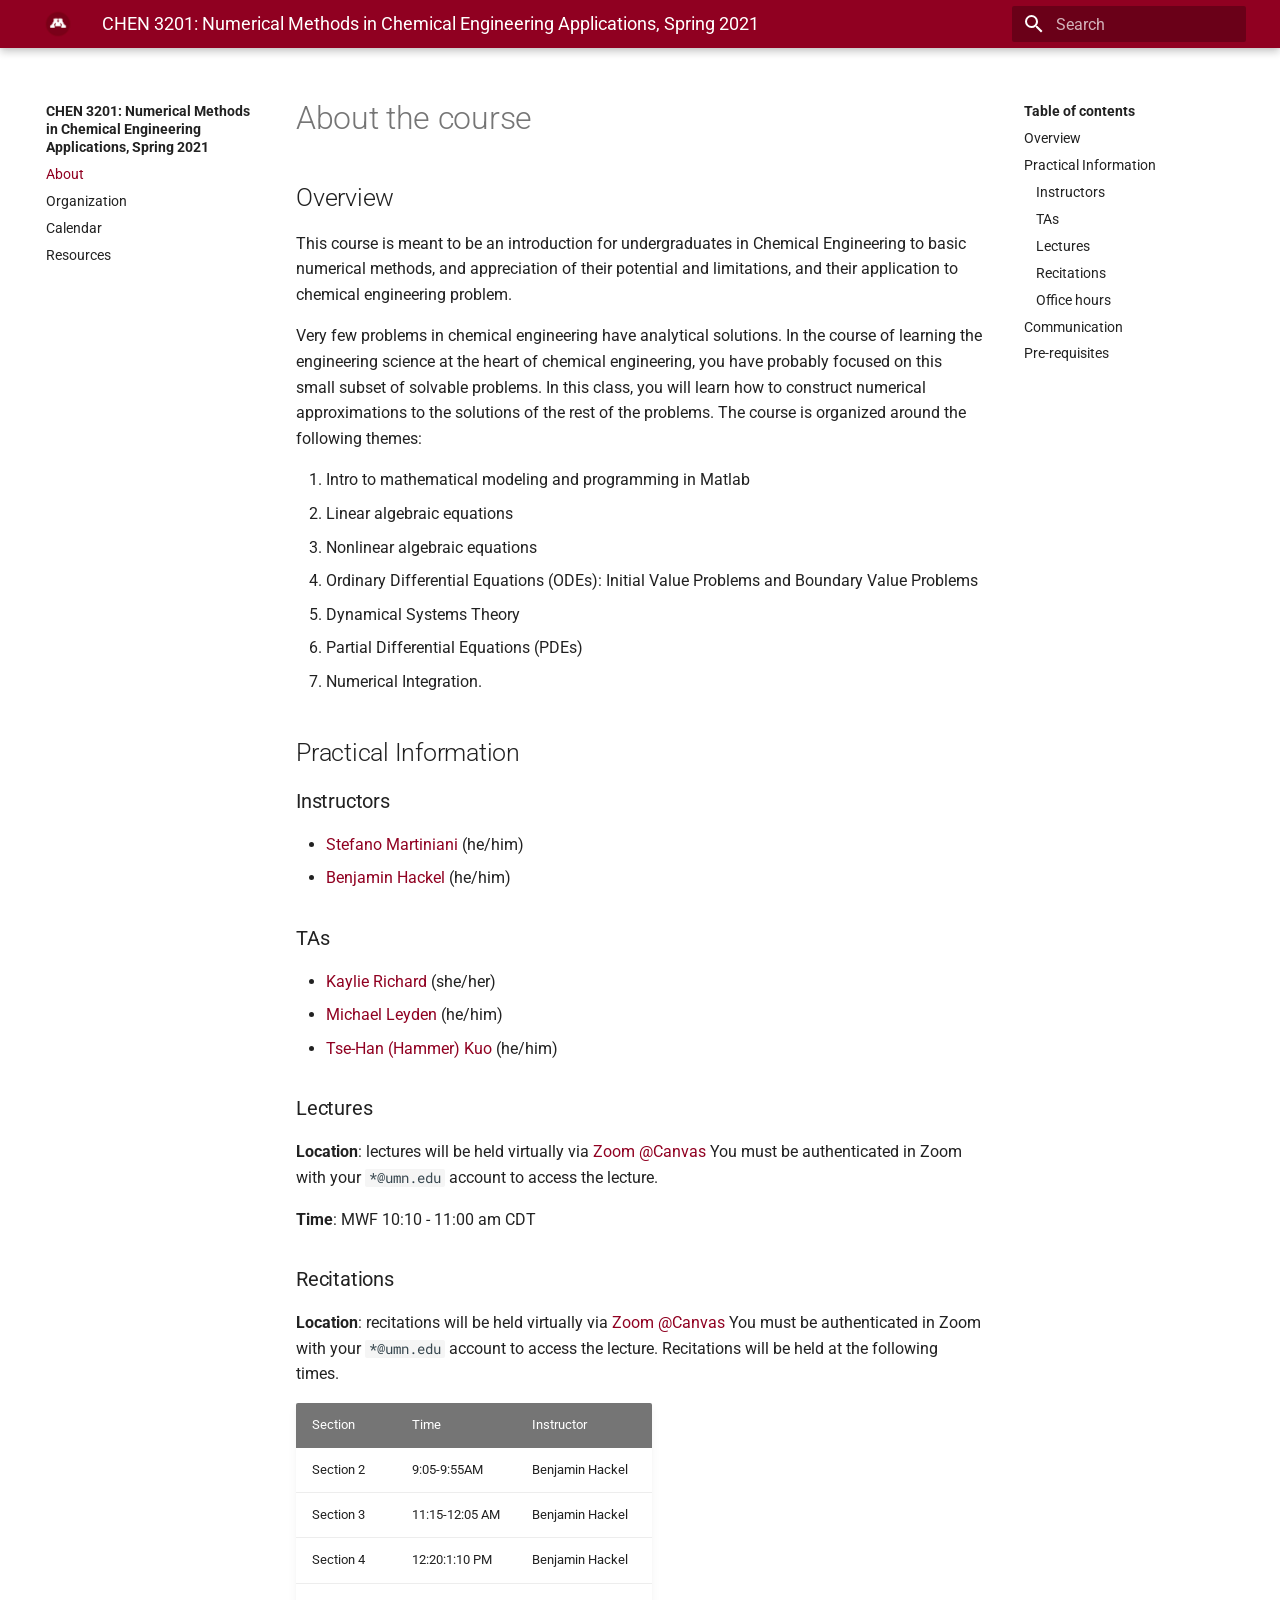
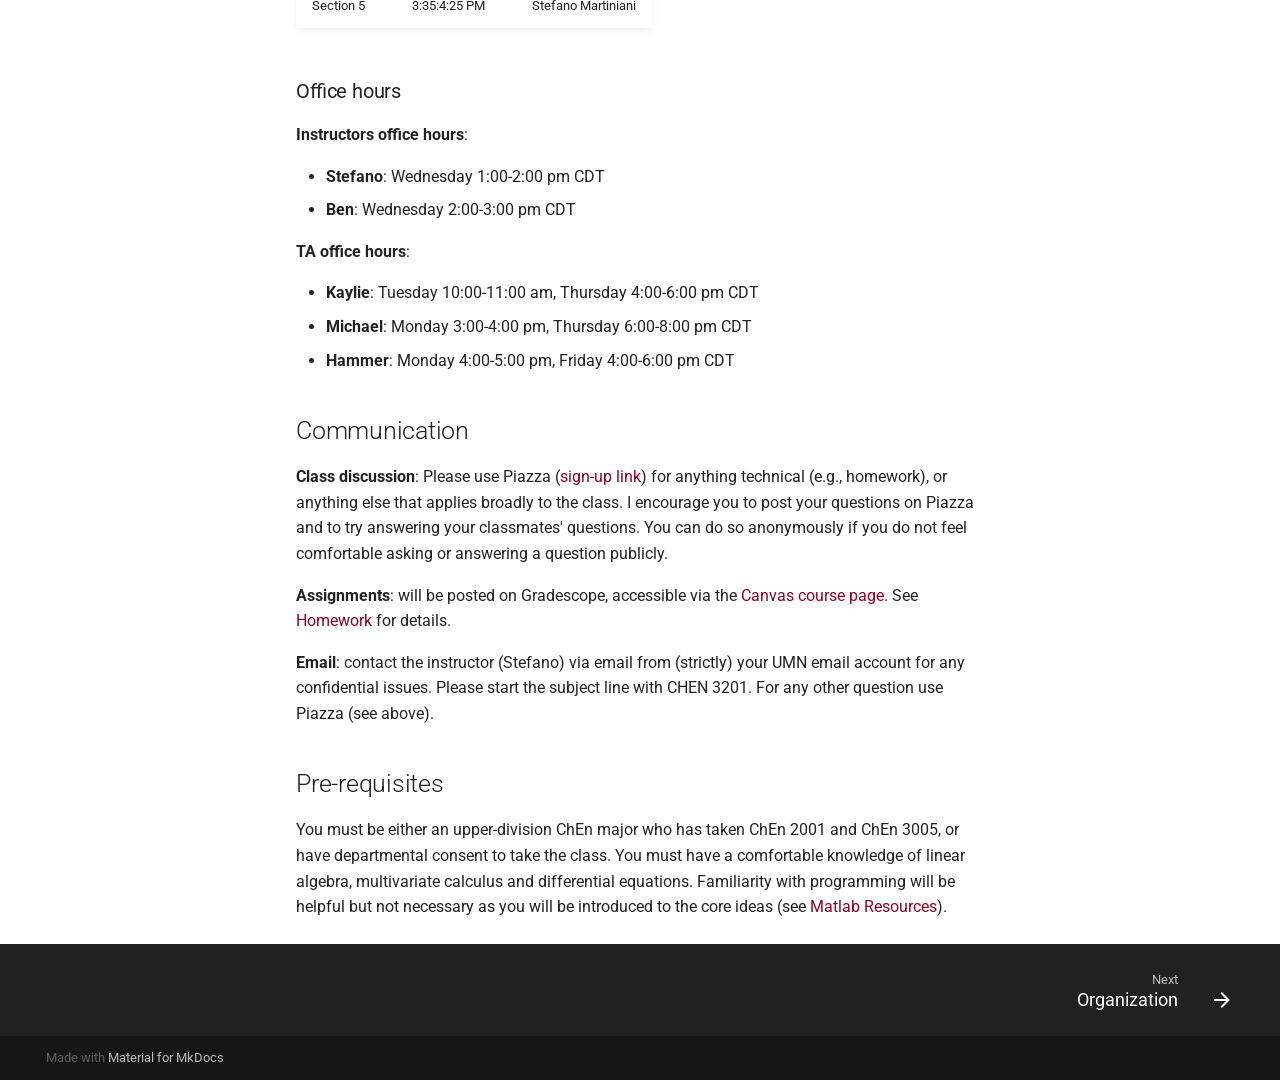
<file: index.html>
<!doctype html>
<html lang="en" class="no-js">
  <head>
    
      <meta charset="utf-8">
      <meta name="viewport" content="width=device-width,initial-scale=1">
      
      
      
      
      <link rel="shortcut icon" href="umn-icon2.png">
      <meta name="generator" content="mkdocs-1.1.2, mkdocs-material-7.0.5">
    
    
      
        <title>CHEN 3201: Numerical Methods in Chemical Engineering Applications, Spring 2021</title>
      
    
    
      <link rel="stylesheet" href="assets/stylesheets/main.77f3fd56.min.css">
      
        
        <link rel="stylesheet" href="assets/stylesheets/palette.7fa14f5b.min.css">
        
      
    
    
    
      
        
        <link rel="preconnect" href="https://fonts.gstatic.com" crossorigin>
        <link rel="stylesheet" href="https://fonts.googleapis.com/css?family=Roboto:300,400,400i,700%7CRoboto+Mono&display=fallback">
        <style>:root{--md-text-font-family:"Roboto";--md-code-font-family:"Roboto Mono"}</style>
      
    
    
    
      <link rel="stylesheet" href="stylesheets/extra.css">
    
    
      
    
    
  </head>
  
  
    
    
    
    
    
    <body dir="ltr" data-md-color-scheme="maroon" data-md-color-primary="" data-md-color-accent="">
      
  
    
    <input class="md-toggle" data-md-toggle="drawer" type="checkbox" id="__drawer" autocomplete="off">
    <input class="md-toggle" data-md-toggle="search" type="checkbox" id="__search" autocomplete="off">
    <label class="md-overlay" for="__drawer"></label>
    <div data-md-component="skip">
      
        
        <a href="#about-the-course" class="md-skip">
          Skip to content
        </a>
      
    </div>
    <div data-md-component="announce">
      
    </div>
    
      

<header class="md-header" data-md-component="header">
  <nav class="md-header__inner md-grid" aria-label="Header">
    <a href="." title="CHEN 3201: Numerical Methods in Chemical Engineering Applications, Spring 2021" class="md-header__button md-logo" aria-label="CHEN 3201: Numerical Methods in Chemical Engineering Applications, Spring 2021">
      
  <img src="umn-icon2.png" alt="logo">

    </a>
    <label class="md-header__button md-icon" for="__drawer">
      <svg xmlns="http://www.w3.org/2000/svg" viewBox="0 0 24 24"><path d="M3 6h18v2H3V6m0 5h18v2H3v-2m0 5h18v2H3v-2z"/></svg>
    </label>
    <div class="md-header__title" data-md-component="header-title">
      <div class="md-header__ellipsis">
        <div class="md-header__topic">
          <span class="md-ellipsis">
            CHEN 3201: Numerical Methods in Chemical Engineering Applications, Spring 2021
          </span>
        </div>
        <div class="md-header__topic" data-md-component="header-topic">
          <span class="md-ellipsis">
            
              About
            
          </span>
        </div>
      </div>
    </div>
    <div class="md-header__options">
      
    </div>
    
      <label class="md-header__button md-icon" for="__search">
        <svg xmlns="http://www.w3.org/2000/svg" viewBox="0 0 24 24"><path d="M9.5 3A6.5 6.5 0 0 1 16 9.5c0 1.61-.59 3.09-1.56 4.23l.27.27h.79l5 5-1.5 1.5-5-5v-.79l-.27-.27A6.516 6.516 0 0 1 9.5 16 6.5 6.5 0 0 1 3 9.5 6.5 6.5 0 0 1 9.5 3m0 2C7 5 5 7 5 9.5S7 14 9.5 14 14 12 14 9.5 12 5 9.5 5z"/></svg>
      </label>
      
<div class="md-search" data-md-component="search" role="dialog">
  <label class="md-search__overlay" for="__search"></label>
  <div class="md-search__inner" role="search">
    <form class="md-search__form" name="search">
      <input type="text" class="md-search__input" name="query" aria-label="Search" placeholder="Search" autocapitalize="off" autocorrect="off" autocomplete="off" spellcheck="false" data-md-component="search-query" data-md-state="active" required>
      <label class="md-search__icon md-icon" for="__search">
        <svg xmlns="http://www.w3.org/2000/svg" viewBox="0 0 24 24"><path d="M9.5 3A6.5 6.5 0 0 1 16 9.5c0 1.61-.59 3.09-1.56 4.23l.27.27h.79l5 5-1.5 1.5-5-5v-.79l-.27-.27A6.516 6.516 0 0 1 9.5 16 6.5 6.5 0 0 1 3 9.5 6.5 6.5 0 0 1 9.5 3m0 2C7 5 5 7 5 9.5S7 14 9.5 14 14 12 14 9.5 12 5 9.5 5z"/></svg>
        <svg xmlns="http://www.w3.org/2000/svg" viewBox="0 0 24 24"><path d="M20 11v2H8l5.5 5.5-1.42 1.42L4.16 12l7.92-7.92L13.5 5.5 8 11h12z"/></svg>
      </label>
      <button type="reset" class="md-search__icon md-icon" aria-label="Clear" tabindex="-1">
        <svg xmlns="http://www.w3.org/2000/svg" viewBox="0 0 24 24"><path d="M19 6.41L17.59 5 12 10.59 6.41 5 5 6.41 10.59 12 5 17.59 6.41 19 12 13.41 17.59 19 19 17.59 13.41 12 19 6.41z"/></svg>
      </button>
    </form>
    <div class="md-search__output">
      <div class="md-search__scrollwrap" data-md-scrollfix>
        <div class="md-search-result" data-md-component="search-result">
          <div class="md-search-result__meta">
            Initializing search
          </div>
          <ol class="md-search-result__list"></ol>
        </div>
      </div>
    </div>
  </div>
</div>
    
    
  </nav>
</header>
    
    <div class="md-container" data-md-component="container">
      
      
        
      
      <main class="md-main" data-md-component="main">
        <div class="md-main__inner md-grid">
          
            
              
              <div class="md-sidebar md-sidebar--primary" data-md-component="sidebar" data-md-type="navigation" >
                <div class="md-sidebar__scrollwrap">
                  <div class="md-sidebar__inner">
                    




<nav class="md-nav md-nav--primary" aria-label="Navigation" data-md-level="0">
  <label class="md-nav__title" for="__drawer">
    <a href="." title="CHEN 3201: Numerical Methods in Chemical Engineering Applications, Spring 2021" class="md-nav__button md-logo" aria-label="CHEN 3201: Numerical Methods in Chemical Engineering Applications, Spring 2021">
      
  <img src="umn-icon2.png" alt="logo">

    </a>
    CHEN 3201: Numerical Methods in Chemical Engineering Applications, Spring 2021
  </label>
  
  <ul class="md-nav__list" data-md-scrollfix>
    
      
      
      

  
  
    
  
  
    <li class="md-nav__item md-nav__item--active">
      
      <input class="md-nav__toggle md-toggle" data-md-toggle="toc" type="checkbox" id="__toc">
      
        
      
      
        <label class="md-nav__link md-nav__link--active" for="__toc">
          About
          <span class="md-nav__icon md-icon"></span>
        </label>
      
      <a href="." class="md-nav__link md-nav__link--active">
        About
      </a>
      
        
<nav class="md-nav md-nav--secondary" aria-label="Table of contents">
  
  
    
  
  
    <label class="md-nav__title" for="__toc">
      <span class="md-nav__icon md-icon"></span>
      Table of contents
    </label>
    <ul class="md-nav__list" data-md-component="toc" data-md-scrollfix>
      
        <li class="md-nav__item">
  <a href="#overview" class="md-nav__link">
    Overview
  </a>
  
</li>
      
        <li class="md-nav__item">
  <a href="#practical-information" class="md-nav__link">
    Practical Information
  </a>
  
    <nav class="md-nav" aria-label="Practical Information">
      <ul class="md-nav__list">
        
          <li class="md-nav__item">
  <a href="#instructors" class="md-nav__link">
    Instructors
  </a>
  
</li>
        
          <li class="md-nav__item">
  <a href="#tas" class="md-nav__link">
    TAs
  </a>
  
</li>
        
          <li class="md-nav__item">
  <a href="#lectures" class="md-nav__link">
    Lectures
  </a>
  
</li>
        
          <li class="md-nav__item">
  <a href="#recitations" class="md-nav__link">
    Recitations
  </a>
  
</li>
        
          <li class="md-nav__item">
  <a href="#office-hours" class="md-nav__link">
    Office hours
  </a>
  
</li>
        
      </ul>
    </nav>
  
</li>
      
        <li class="md-nav__item">
  <a href="#communication" class="md-nav__link">
    Communication
  </a>
  
</li>
      
        <li class="md-nav__item">
  <a href="#pre-requisites" class="md-nav__link">
    Pre-requisites
  </a>
  
</li>
      
    </ul>
  
</nav>
      
    </li>
  

    
      
      
      

  
  
  
    <li class="md-nav__item">
      <a href="organization/" class="md-nav__link">
        Organization
      </a>
    </li>
  

    
      
      
      

  
  
  
    <li class="md-nav__item">
      <a href="calendar/" class="md-nav__link">
        Calendar
      </a>
    </li>
  

    
      
      
      

  
  
  
    <li class="md-nav__item">
      <a href="resources/" class="md-nav__link">
        Resources
      </a>
    </li>
  

    
  </ul>
</nav>
                  </div>
                </div>
              </div>
            
            
              
              <div class="md-sidebar md-sidebar--secondary" data-md-component="sidebar" data-md-type="toc" >
                <div class="md-sidebar__scrollwrap">
                  <div class="md-sidebar__inner">
                    
<nav class="md-nav md-nav--secondary" aria-label="Table of contents">
  
  
    
  
  
    <label class="md-nav__title" for="__toc">
      <span class="md-nav__icon md-icon"></span>
      Table of contents
    </label>
    <ul class="md-nav__list" data-md-component="toc" data-md-scrollfix>
      
        <li class="md-nav__item">
  <a href="#overview" class="md-nav__link">
    Overview
  </a>
  
</li>
      
        <li class="md-nav__item">
  <a href="#practical-information" class="md-nav__link">
    Practical Information
  </a>
  
    <nav class="md-nav" aria-label="Practical Information">
      <ul class="md-nav__list">
        
          <li class="md-nav__item">
  <a href="#instructors" class="md-nav__link">
    Instructors
  </a>
  
</li>
        
          <li class="md-nav__item">
  <a href="#tas" class="md-nav__link">
    TAs
  </a>
  
</li>
        
          <li class="md-nav__item">
  <a href="#lectures" class="md-nav__link">
    Lectures
  </a>
  
</li>
        
          <li class="md-nav__item">
  <a href="#recitations" class="md-nav__link">
    Recitations
  </a>
  
</li>
        
          <li class="md-nav__item">
  <a href="#office-hours" class="md-nav__link">
    Office hours
  </a>
  
</li>
        
      </ul>
    </nav>
  
</li>
      
        <li class="md-nav__item">
  <a href="#communication" class="md-nav__link">
    Communication
  </a>
  
</li>
      
        <li class="md-nav__item">
  <a href="#pre-requisites" class="md-nav__link">
    Pre-requisites
  </a>
  
</li>
      
    </ul>
  
</nav>
                  </div>
                </div>
              </div>
            
          
          <div class="md-content" data-md-component="content">
            <article class="md-content__inner md-typeset">
              
                
                
                <h1 id="about-the-course">About the course</h1>
<h2 id="overview">Overview</h2>
<p>This course is meant to be an introduction for undergraduates in Chemical Engineering to basic numerical methods, and appreciation of their potential and limitations, and their application to chemical engineering problem.</p>
<p>Very few problems in chemical engineering have analytical solutions. In the course of learning the engineering science at the heart of chemical engineering, you have probably focused on this small subset of solvable problems. In this class, you will learn how to construct numerical approximations to the solutions of the rest of the problems. The course is organized around the following themes:</p>
<ol>
<li>Intro to mathematical modeling and programming in Matlab</li>
<li>Linear algebraic equations</li>
<li>Nonlinear algebraic equations</li>
<li>Ordinary Differential Equations (ODEs): Initial Value Problems and Boundary Value Problems</li>
<li>Dynamical Systems Theory</li>
<li>Partial Differential Equations (PDEs)</li>
<li>Numerical Integration.</li>
</ol>
<h2 id="practical-information">Practical Information</h2>
<h3 id="instructors">Instructors</h3>
<ul>
<li><a href="https://www.cems.umn.edu/people/faculty/stefano-martiniani">Stefano Martiniani</a> (he/him)</li>
<li><a href="https://www.cems.umn.edu/people/faculty/benjamin-hackel">Benjamin Hackel</a> (he/him)</li>
</ul>
<h3 id="tas">TAs</h3>
<ul>
<li><a href="https://www.cems.umn.edu/people/grads/kaylie-richard">Kaylie Richard</a> (she/her)</li>
<li><a href="https://www.cems.umn.edu/people/grads/michael-leyden">Michael Leyden</a> (he/him)</li>
<li><a href="https://www.cems.umn.edu/people/grads/tse-han-kuo">Tse-Han (Hammer) Kuo</a> (he/him)</li>
</ul>
<h3 id="lectures">Lectures</h3>
<p><strong>Location</strong>: lectures will be held virtually via <a href="https://canvas.umn.edu/courses/217014/external_tools/21146">Zoom @Canvas</a> You must be authenticated in Zoom with your <code>*@umn.edu</code> account to access the lecture.</p>
<p><strong>Time</strong>: MWF 10:10 - 11:00 am CDT</p>
<h3 id="recitations">Recitations</h3>
<p><strong>Location</strong>: recitations will be held virtually via <a href="https://canvas.umn.edu/courses/217014/external_tools/21146">Zoom @Canvas</a> You must be authenticated in Zoom with your <code>*@umn.edu</code> account to access the lecture. Recitations will be held at the following times.</p>
<table>
<thead>
<tr>
<th>Section</th>
<th>Time</th>
<th>Instructor</th>
</tr>
</thead>
<tbody>
<tr>
<td>Section 2</td>
<td>9:05-9:55AM</td>
<td>Benjamin Hackel</td>
</tr>
<tr>
<td>Section 3</td>
<td>11:15-12:05 AM</td>
<td>Benjamin Hackel</td>
</tr>
<tr>
<td>Section 4</td>
<td>12:20:1:10 PM</td>
<td>Benjamin Hackel</td>
</tr>
<tr>
<td>Section 5</td>
<td>3:35:4:25 PM</td>
<td>Stefano Martiniani</td>
</tr>
</tbody>
</table>
<h3 id="office-hours">Office hours</h3>
<p><strong>Instructors office hours</strong>:</p>
<ul>
<li><strong>Stefano</strong>: Wednesday 1:00-2:00 pm CDT</li>
<li><strong>Ben</strong>: Wednesday 2:00-3:00 pm CDT</li>
</ul>
<p><strong>TA office hours</strong>:</p>
<ul>
<li><strong>Kaylie</strong>: Tuesday 10:00-11:00 am, Thursday 4:00-6:00 pm CDT</li>
<li><strong>Michael</strong>: Monday 3:00-4:00 pm, Thursday 6:00-8:00 pm CDT</li>
<li><strong>Hammer</strong>: Monday 4:00-5:00 pm, Friday 4:00-6:00 pm CDT</li>
</ul>
<h2 id="communication">Communication</h2>
<p><strong>Class discussion</strong>: Please use Piazza (<a href="https://piazza.com/umn/spring2021/chen3201/home">sign-up link</a>) for anything technical (e.g., homework), or anything else that applies broadly to the class. I encourage you to post your questions on Piazza and to try answering your classmates' questions. You can do so anonymously if you do not feel comfortable asking or answering a question publicly.</p>
<p><strong>Assignments</strong>: will be posted on Gradescope, accessible via the <a href="https://canvas.umn.edu/courses/217014">Canvas course page</a>. See <a href="organization/#homework">Homework</a> for details.</p>
<p><strong>Email</strong>: contact the instructor (Stefano) via email from (strictly) your UMN email account for any confidential issues. Please start the subject line with CHEN 3201. For any other question use Piazza (see above).</p>
<h2 id="pre-requisites">Pre-requisites</h2>
<p>You must be either an upper-division ChEn major who has taken ChEn 2001 and ChEn 3005, or have departmental consent to take the class. You must have a comfortable knowledge of linear algebra, multivariate calculus and differential equations. Familiarity with programming will be helpful but not necessary as you will be introduced to the core ideas (see <a href="resources/#Matlab">Matlab Resources</a>).</p>
                
              
              
                


              
            </article>
          </div>
        </div>
      </main>
      
        
<footer class="md-footer">
  
    <nav class="md-footer__inner md-grid" aria-label="Footer">
      
      
        <a href="organization/" class="md-footer__link md-footer__link--next" rel="next">
          <div class="md-footer__title">
            <div class="md-ellipsis">
              <span class="md-footer__direction">
                Next
              </span>
              Organization
            </div>
          </div>
          <div class="md-footer__button md-icon">
            <svg xmlns="http://www.w3.org/2000/svg" viewBox="0 0 24 24"><path d="M4 11v2h12l-5.5 5.5 1.42 1.42L19.84 12l-7.92-7.92L10.5 5.5 16 11H4z"/></svg>
          </div>
        </a>
      
    </nav>
  
  <div class="md-footer-meta md-typeset">
    <div class="md-footer-meta__inner md-grid">
      <div class="md-footer-copyright">
        
        Made with
        <a href="https://squidfunk.github.io/mkdocs-material/" target="_blank" rel="noopener">
          Material for MkDocs
        </a>
        
      </div>
      
    </div>
  </div>
</footer>
      
    </div>
    <div class="md-dialog" data-md-component="dialog">
      <div class="md-dialog__inner md-typeset"></div>
    </div>
    <script id="__config" type="application/json">{"base": ".", "features": [], "translations": {"clipboard.copy": "Copy to clipboard", "clipboard.copied": "Copied to clipboard", "search.config.lang": "en", "search.config.pipeline": "trimmer, stopWordFilter", "search.config.separator": "[\\s\\-]+", "search.placeholder": "Search", "search.result.placeholder": "Type to start searching", "search.result.none": "No matching documents", "search.result.one": "1 matching document", "search.result.other": "# matching documents", "search.result.more.one": "1 more on this page", "search.result.more.other": "# more on this page", "search.result.term.missing": "Missing"}, "search": "assets/javascripts/workers/search.fb4a9340.min.js", "version": null}</script>
    
    
      <script src="assets/javascripts/bundle.5cf3e710.min.js"></script>
      
    
  </body>
</html>
</file>
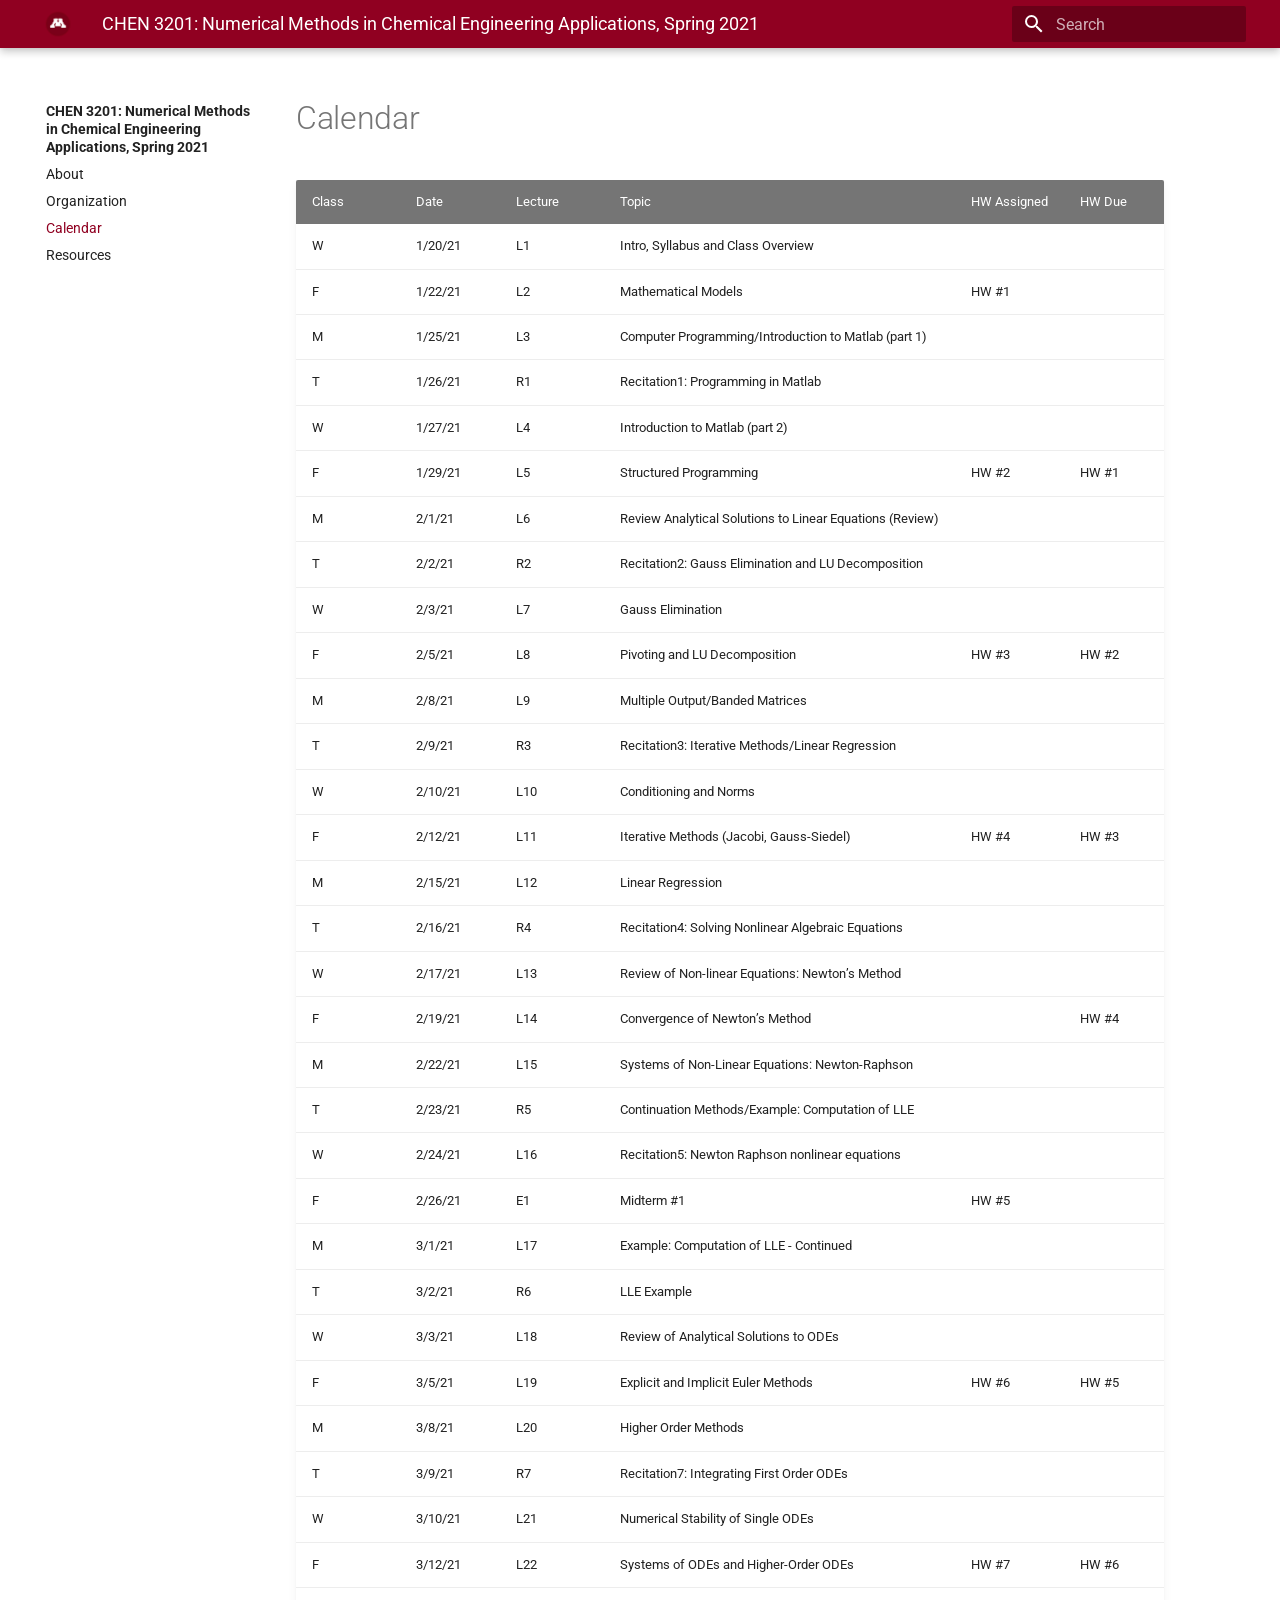
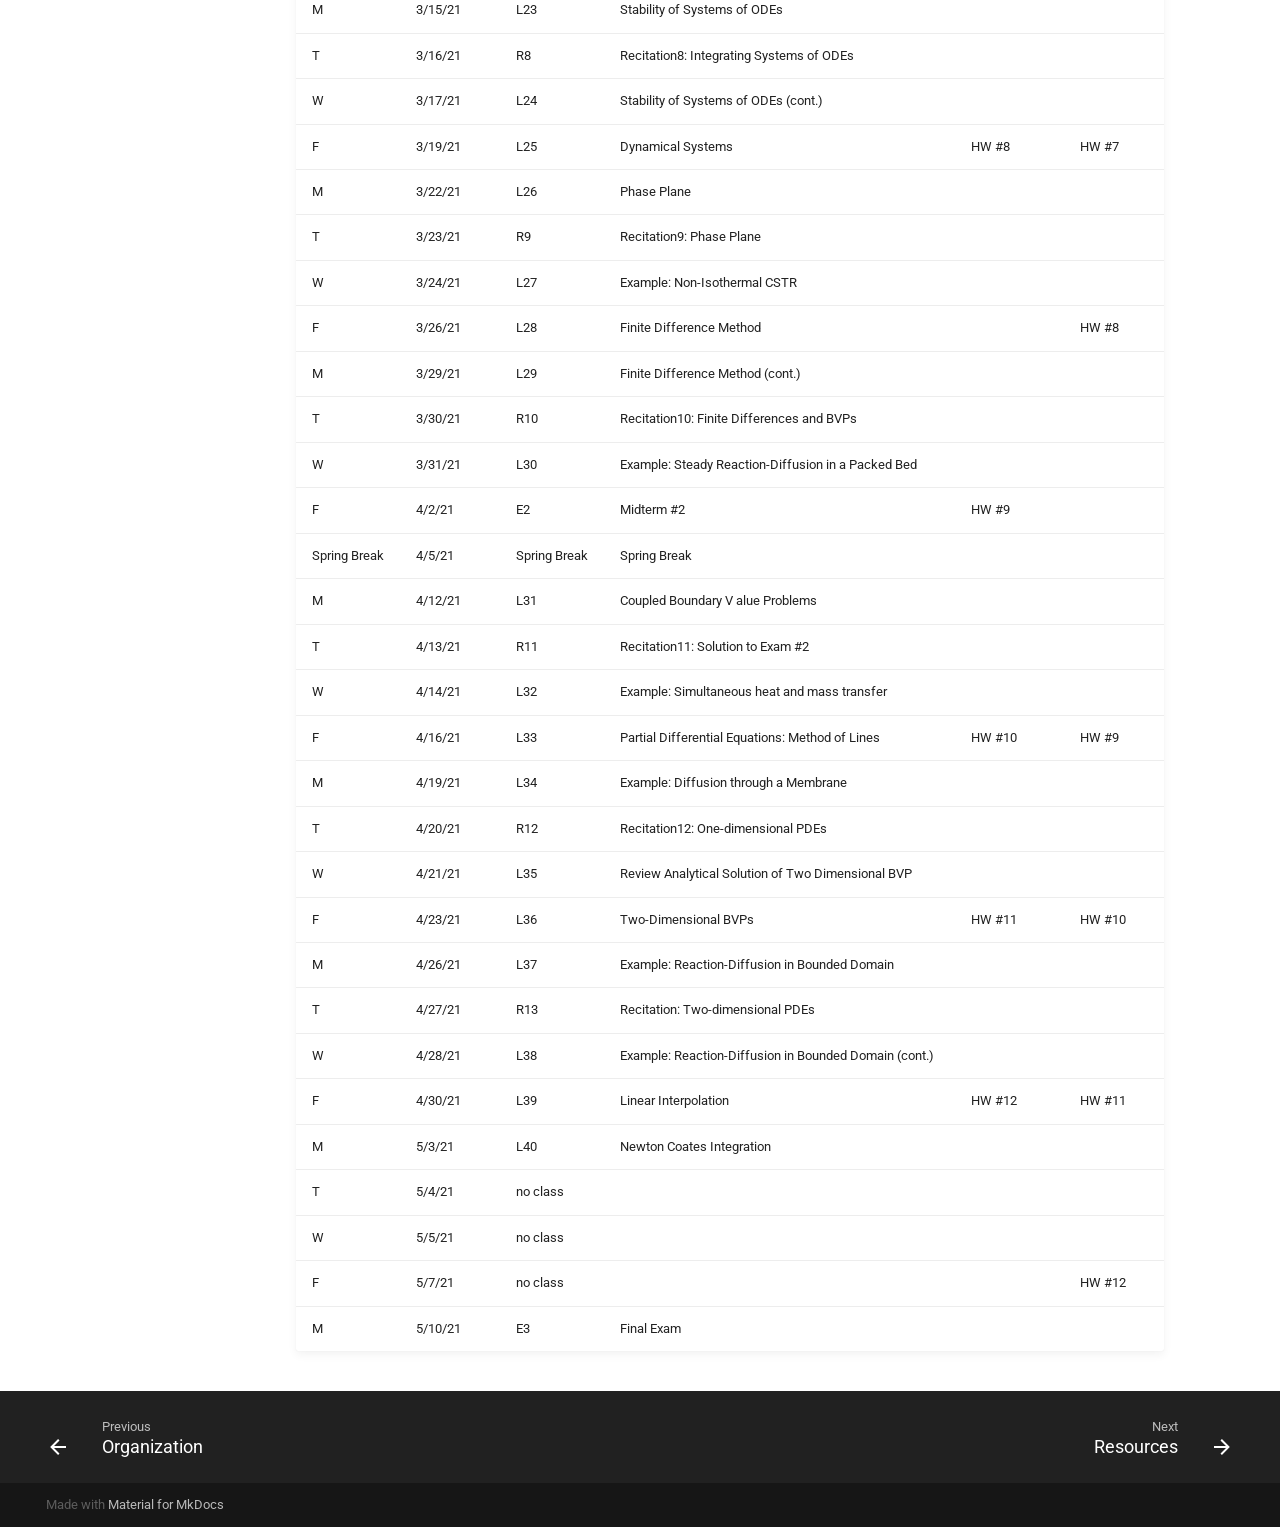
<file: calendar/index.html>
<!doctype html>
<html lang="en" class="no-js">
  <head>
    
      <meta charset="utf-8">
      <meta name="viewport" content="width=device-width,initial-scale=1">
      
      
      
      
      <link rel="shortcut icon" href="../umn-icon2.png">
      <meta name="generator" content="mkdocs-1.1.2, mkdocs-material-7.0.5">
    
    
      
        <title>Calendar - CHEN 3201: Numerical Methods in Chemical Engineering Applications, Spring 2021</title>
      
    
    
      <link rel="stylesheet" href="../assets/stylesheets/main.77f3fd56.min.css">
      
        
        <link rel="stylesheet" href="../assets/stylesheets/palette.7fa14f5b.min.css">
        
      
    
    
    
      
        
        <link rel="preconnect" href="https://fonts.gstatic.com" crossorigin>
        <link rel="stylesheet" href="https://fonts.googleapis.com/css?family=Roboto:300,400,400i,700%7CRoboto+Mono&display=fallback">
        <style>:root{--md-text-font-family:"Roboto";--md-code-font-family:"Roboto Mono"}</style>
      
    
    
    
      <link rel="stylesheet" href="../stylesheets/extra.css">
    
    
      
    
    
  </head>
  
  
    
    
    
    
    
    <body dir="ltr" data-md-color-scheme="maroon" data-md-color-primary="" data-md-color-accent="">
      
  
    
    <input class="md-toggle" data-md-toggle="drawer" type="checkbox" id="__drawer" autocomplete="off">
    <input class="md-toggle" data-md-toggle="search" type="checkbox" id="__search" autocomplete="off">
    <label class="md-overlay" for="__drawer"></label>
    <div data-md-component="skip">
      
    </div>
    <div data-md-component="announce">
      
    </div>
    
      

<header class="md-header" data-md-component="header">
  <nav class="md-header__inner md-grid" aria-label="Header">
    <a href=".." title="CHEN 3201: Numerical Methods in Chemical Engineering Applications, Spring 2021" class="md-header__button md-logo" aria-label="CHEN 3201: Numerical Methods in Chemical Engineering Applications, Spring 2021">
      
  <img src="../umn-icon2.png" alt="logo">

    </a>
    <label class="md-header__button md-icon" for="__drawer">
      <svg xmlns="http://www.w3.org/2000/svg" viewBox="0 0 24 24"><path d="M3 6h18v2H3V6m0 5h18v2H3v-2m0 5h18v2H3v-2z"/></svg>
    </label>
    <div class="md-header__title" data-md-component="header-title">
      <div class="md-header__ellipsis">
        <div class="md-header__topic">
          <span class="md-ellipsis">
            CHEN 3201: Numerical Methods in Chemical Engineering Applications, Spring 2021
          </span>
        </div>
        <div class="md-header__topic" data-md-component="header-topic">
          <span class="md-ellipsis">
            
              Calendar
            
          </span>
        </div>
      </div>
    </div>
    <div class="md-header__options">
      
    </div>
    
      <label class="md-header__button md-icon" for="__search">
        <svg xmlns="http://www.w3.org/2000/svg" viewBox="0 0 24 24"><path d="M9.5 3A6.5 6.5 0 0 1 16 9.5c0 1.61-.59 3.09-1.56 4.23l.27.27h.79l5 5-1.5 1.5-5-5v-.79l-.27-.27A6.516 6.516 0 0 1 9.5 16 6.5 6.5 0 0 1 3 9.5 6.5 6.5 0 0 1 9.5 3m0 2C7 5 5 7 5 9.5S7 14 9.5 14 14 12 14 9.5 12 5 9.5 5z"/></svg>
      </label>
      
<div class="md-search" data-md-component="search" role="dialog">
  <label class="md-search__overlay" for="__search"></label>
  <div class="md-search__inner" role="search">
    <form class="md-search__form" name="search">
      <input type="text" class="md-search__input" name="query" aria-label="Search" placeholder="Search" autocapitalize="off" autocorrect="off" autocomplete="off" spellcheck="false" data-md-component="search-query" data-md-state="active" required>
      <label class="md-search__icon md-icon" for="__search">
        <svg xmlns="http://www.w3.org/2000/svg" viewBox="0 0 24 24"><path d="M9.5 3A6.5 6.5 0 0 1 16 9.5c0 1.61-.59 3.09-1.56 4.23l.27.27h.79l5 5-1.5 1.5-5-5v-.79l-.27-.27A6.516 6.516 0 0 1 9.5 16 6.5 6.5 0 0 1 3 9.5 6.5 6.5 0 0 1 9.5 3m0 2C7 5 5 7 5 9.5S7 14 9.5 14 14 12 14 9.5 12 5 9.5 5z"/></svg>
        <svg xmlns="http://www.w3.org/2000/svg" viewBox="0 0 24 24"><path d="M20 11v2H8l5.5 5.5-1.42 1.42L4.16 12l7.92-7.92L13.5 5.5 8 11h12z"/></svg>
      </label>
      <button type="reset" class="md-search__icon md-icon" aria-label="Clear" tabindex="-1">
        <svg xmlns="http://www.w3.org/2000/svg" viewBox="0 0 24 24"><path d="M19 6.41L17.59 5 12 10.59 6.41 5 5 6.41 10.59 12 5 17.59 6.41 19 12 13.41 17.59 19 19 17.59 13.41 12 19 6.41z"/></svg>
      </button>
    </form>
    <div class="md-search__output">
      <div class="md-search__scrollwrap" data-md-scrollfix>
        <div class="md-search-result" data-md-component="search-result">
          <div class="md-search-result__meta">
            Initializing search
          </div>
          <ol class="md-search-result__list"></ol>
        </div>
      </div>
    </div>
  </div>
</div>
    
    
  </nav>
</header>
    
    <div class="md-container" data-md-component="container">
      
      
        
      
      <main class="md-main" data-md-component="main">
        <div class="md-main__inner md-grid">
          
            
              
              <div class="md-sidebar md-sidebar--primary" data-md-component="sidebar" data-md-type="navigation" >
                <div class="md-sidebar__scrollwrap">
                  <div class="md-sidebar__inner">
                    




<nav class="md-nav md-nav--primary" aria-label="Navigation" data-md-level="0">
  <label class="md-nav__title" for="__drawer">
    <a href=".." title="CHEN 3201: Numerical Methods in Chemical Engineering Applications, Spring 2021" class="md-nav__button md-logo" aria-label="CHEN 3201: Numerical Methods in Chemical Engineering Applications, Spring 2021">
      
  <img src="../umn-icon2.png" alt="logo">

    </a>
    CHEN 3201: Numerical Methods in Chemical Engineering Applications, Spring 2021
  </label>
  
  <ul class="md-nav__list" data-md-scrollfix>
    
      
      
      

  
  
  
    <li class="md-nav__item">
      <a href=".." class="md-nav__link">
        About
      </a>
    </li>
  

    
      
      
      

  
  
  
    <li class="md-nav__item">
      <a href="../organization/" class="md-nav__link">
        Organization
      </a>
    </li>
  

    
      
      
      

  
  
    
  
  
    <li class="md-nav__item md-nav__item--active">
      
      <input class="md-nav__toggle md-toggle" data-md-toggle="toc" type="checkbox" id="__toc">
      
      
      <a href="./" class="md-nav__link md-nav__link--active">
        Calendar
      </a>
      
    </li>
  

    
      
      
      

  
  
  
    <li class="md-nav__item">
      <a href="../resources/" class="md-nav__link">
        Resources
      </a>
    </li>
  

    
  </ul>
</nav>
                  </div>
                </div>
              </div>
            
            
          
          <div class="md-content" data-md-component="content">
            <article class="md-content__inner md-typeset">
              
                
                
                  <h1>Calendar</h1>
                
                <table>
<thead>
<tr>
<th>Class</th>
<th>Date</th>
<th>Lecture</th>
<th>Topic</th>
<th>HW Assigned</th>
<th>HW Due</th>
</tr>
</thead>
<tbody>
<tr>
<td>W</td>
<td>1/20/21</td>
<td>L1</td>
<td>Intro, Syllabus and Class Overview</td>
<td></td>
<td></td>
</tr>
<tr>
<td>F</td>
<td>1/22/21</td>
<td>L2</td>
<td>Mathematical Models</td>
<td>HW #1</td>
<td></td>
</tr>
<tr>
<td>M</td>
<td>1/25/21</td>
<td>L3</td>
<td>Computer Programming/Introduction to Matlab (part 1)</td>
<td></td>
<td></td>
</tr>
<tr>
<td>T</td>
<td>1/26/21</td>
<td>R1</td>
<td>Recitation1: Programming in Matlab</td>
<td></td>
<td></td>
</tr>
<tr>
<td>W</td>
<td>1/27/21</td>
<td>L4</td>
<td>Introduction to Matlab (part 2)</td>
<td></td>
<td></td>
</tr>
<tr>
<td>F</td>
<td>1/29/21</td>
<td>L5</td>
<td>Structured Programming</td>
<td>HW #2</td>
<td>HW #1</td>
</tr>
<tr>
<td>M</td>
<td>2/1/21</td>
<td>L6</td>
<td>Review Analytical Solutions to Linear Equations (Review)</td>
<td></td>
<td></td>
</tr>
<tr>
<td>T</td>
<td>2/2/21</td>
<td>R2</td>
<td>Recitation2: Gauss Elimination and LU Decomposition</td>
<td></td>
<td></td>
</tr>
<tr>
<td>W</td>
<td>2/3/21</td>
<td>L7</td>
<td>Gauss Elimination</td>
<td></td>
<td></td>
</tr>
<tr>
<td>F</td>
<td>2/5/21</td>
<td>L8</td>
<td>Pivoting and LU Decomposition</td>
<td>HW #3</td>
<td>HW #2</td>
</tr>
<tr>
<td>M</td>
<td>2/8/21</td>
<td>L9</td>
<td>Multiple Output/Banded Matrices</td>
<td></td>
<td></td>
</tr>
<tr>
<td>T</td>
<td>2/9/21</td>
<td>R3</td>
<td>Recitation3: Iterative Methods/Linear Regression</td>
<td></td>
<td></td>
</tr>
<tr>
<td>W</td>
<td>2/10/21</td>
<td>L10</td>
<td>Conditioning and Norms</td>
<td></td>
<td></td>
</tr>
<tr>
<td>F</td>
<td>2/12/21</td>
<td>L11</td>
<td>Iterative Methods (Jacobi, Gauss-Siedel)</td>
<td>HW #4</td>
<td>HW #3</td>
</tr>
<tr>
<td>M</td>
<td>2/15/21</td>
<td>L12</td>
<td>Linear Regression</td>
<td></td>
<td></td>
</tr>
<tr>
<td>T</td>
<td>2/16/21</td>
<td>R4</td>
<td>Recitation4: Solving Nonlinear Algebraic Equations</td>
<td></td>
<td></td>
</tr>
<tr>
<td>W</td>
<td>2/17/21</td>
<td>L13</td>
<td>Review of Non-linear Equations: Newton’s Method</td>
<td></td>
<td></td>
</tr>
<tr>
<td>F</td>
<td>2/19/21</td>
<td>L14</td>
<td>Convergence of Newton’s Method</td>
<td></td>
<td>HW #4</td>
</tr>
<tr>
<td>M</td>
<td>2/22/21</td>
<td>L15</td>
<td>Systems of Non-Linear Equations: Newton-Raphson</td>
<td></td>
<td></td>
</tr>
<tr>
<td>T</td>
<td>2/23/21</td>
<td>R5</td>
<td>Continuation Methods/Example: Computation of LLE</td>
<td></td>
<td></td>
</tr>
<tr>
<td>W</td>
<td>2/24/21</td>
<td>L16</td>
<td>Recitation5: Newton Raphson nonlinear equations</td>
<td></td>
<td></td>
</tr>
<tr>
<td>F</td>
<td>2/26/21</td>
<td>E1</td>
<td>Midterm #1</td>
<td>HW #5</td>
<td></td>
</tr>
<tr>
<td>M</td>
<td>3/1/21</td>
<td>L17</td>
<td>Example: Computation of LLE - Continued</td>
<td></td>
<td></td>
</tr>
<tr>
<td>T</td>
<td>3/2/21</td>
<td>R6</td>
<td>LLE Example</td>
<td></td>
<td></td>
</tr>
<tr>
<td>W</td>
<td>3/3/21</td>
<td>L18</td>
<td>Review of Analytical Solutions to ODEs</td>
<td></td>
<td></td>
</tr>
<tr>
<td>F</td>
<td>3/5/21</td>
<td>L19</td>
<td>Explicit and Implicit Euler Methods</td>
<td>HW #6</td>
<td>HW #5</td>
</tr>
<tr>
<td>M</td>
<td>3/8/21</td>
<td>L20</td>
<td>Higher Order Methods</td>
<td></td>
<td></td>
</tr>
<tr>
<td>T</td>
<td>3/9/21</td>
<td>R7</td>
<td>Recitation7: Integrating First Order ODEs</td>
<td></td>
<td></td>
</tr>
<tr>
<td>W</td>
<td>3/10/21</td>
<td>L21</td>
<td>Numerical Stability of Single ODEs</td>
<td></td>
<td></td>
</tr>
<tr>
<td>F</td>
<td>3/12/21</td>
<td>L22</td>
<td>Systems of ODEs and Higher-Order ODEs</td>
<td>HW #7</td>
<td>HW #6</td>
</tr>
<tr>
<td>M</td>
<td>3/15/21</td>
<td>L23</td>
<td>Stability of Systems of ODEs</td>
<td></td>
<td></td>
</tr>
<tr>
<td>T</td>
<td>3/16/21</td>
<td>R8</td>
<td>Recitation8: Integrating Systems of ODEs</td>
<td></td>
<td></td>
</tr>
<tr>
<td>W</td>
<td>3/17/21</td>
<td>L24</td>
<td>Stability of Systems of ODEs (cont.)</td>
<td></td>
<td></td>
</tr>
<tr>
<td>F</td>
<td>3/19/21</td>
<td>L25</td>
<td>Dynamical Systems</td>
<td>HW #8</td>
<td>HW #7</td>
</tr>
<tr>
<td>M</td>
<td>3/22/21</td>
<td>L26</td>
<td>Phase Plane</td>
<td></td>
<td></td>
</tr>
<tr>
<td>T</td>
<td>3/23/21</td>
<td>R9</td>
<td>Recitation9: Phase Plane</td>
<td></td>
<td></td>
</tr>
<tr>
<td>W</td>
<td>3/24/21</td>
<td>L27</td>
<td>Example: Non-Isothermal CSTR</td>
<td></td>
<td></td>
</tr>
<tr>
<td>F</td>
<td>3/26/21</td>
<td>L28</td>
<td>Finite Difference Method</td>
<td></td>
<td>HW #8</td>
</tr>
<tr>
<td>M</td>
<td>3/29/21</td>
<td>L29</td>
<td>Finite Difference Method (cont.)</td>
<td></td>
<td></td>
</tr>
<tr>
<td>T</td>
<td>3/30/21</td>
<td>R10</td>
<td>Recitation10: Finite Differences and BVPs</td>
<td></td>
<td></td>
</tr>
<tr>
<td>W</td>
<td>3/31/21</td>
<td>L30</td>
<td>Example: Steady Reaction-Diffusion in a Packed Bed</td>
<td></td>
<td></td>
</tr>
<tr>
<td>F</td>
<td>4/2/21</td>
<td>E2</td>
<td>Midterm #2</td>
<td>HW #9</td>
<td></td>
</tr>
<tr>
<td>Spring Break</td>
<td>4/5/21</td>
<td>Spring Break</td>
<td>Spring Break</td>
<td></td>
<td></td>
</tr>
<tr>
<td>M</td>
<td>4/12/21</td>
<td>L31</td>
<td>Coupled Boundary V alue Problems</td>
<td></td>
<td></td>
</tr>
<tr>
<td>T</td>
<td>4/13/21</td>
<td>R11</td>
<td>Recitation11: Solution to Exam #2</td>
<td></td>
<td></td>
</tr>
<tr>
<td>W</td>
<td>4/14/21</td>
<td>L32</td>
<td>Example: Simultaneous heat and mass transfer</td>
<td></td>
<td></td>
</tr>
<tr>
<td>F</td>
<td>4/16/21</td>
<td>L33</td>
<td>Partial Differential Equations: Method of Lines</td>
<td>HW #10</td>
<td>HW #9</td>
</tr>
<tr>
<td>M</td>
<td>4/19/21</td>
<td>L34</td>
<td>Example: Diffusion through a Membrane</td>
<td></td>
<td></td>
</tr>
<tr>
<td>T</td>
<td>4/20/21</td>
<td>R12</td>
<td>Recitation12: One-dimensional PDEs</td>
<td></td>
<td></td>
</tr>
<tr>
<td>W</td>
<td>4/21/21</td>
<td>L35</td>
<td>Review Analytical Solution of Two Dimensional BVP</td>
<td></td>
<td></td>
</tr>
<tr>
<td>F</td>
<td>4/23/21</td>
<td>L36</td>
<td>Two-Dimensional BVPs</td>
<td>HW #11</td>
<td>HW #10</td>
</tr>
<tr>
<td>M</td>
<td>4/26/21</td>
<td>L37</td>
<td>Example: Reaction-Diffusion in Bounded Domain</td>
<td></td>
<td></td>
</tr>
<tr>
<td>T</td>
<td>4/27/21</td>
<td>R13</td>
<td>Recitation: Two-dimensional PDEs</td>
<td></td>
<td></td>
</tr>
<tr>
<td>W</td>
<td>4/28/21</td>
<td>L38</td>
<td>Example: Reaction-Diffusion in Bounded Domain (cont.)</td>
<td></td>
<td></td>
</tr>
<tr>
<td>F</td>
<td>4/30/21</td>
<td>L39</td>
<td>Linear Interpolation</td>
<td>HW #12</td>
<td>HW #11</td>
</tr>
<tr>
<td>M</td>
<td>5/3/21</td>
<td>L40</td>
<td>Newton Coates Integration</td>
<td></td>
<td></td>
</tr>
<tr>
<td>T</td>
<td>5/4/21</td>
<td>no class</td>
<td></td>
<td></td>
<td></td>
</tr>
<tr>
<td>W</td>
<td>5/5/21</td>
<td>no class</td>
<td></td>
<td></td>
<td></td>
</tr>
<tr>
<td>F</td>
<td>5/7/21</td>
<td>no class</td>
<td></td>
<td></td>
<td>HW #12</td>
</tr>
<tr>
<td>M</td>
<td>5/10/21</td>
<td>E3</td>
<td>Final Exam</td>
<td></td>
<td></td>
</tr>
</tbody>
</table>
                
              
              
                


              
            </article>
          </div>
        </div>
      </main>
      
        
<footer class="md-footer">
  
    <nav class="md-footer__inner md-grid" aria-label="Footer">
      
        <a href="../organization/" class="md-footer__link md-footer__link--prev" rel="prev">
          <div class="md-footer__button md-icon">
            <svg xmlns="http://www.w3.org/2000/svg" viewBox="0 0 24 24"><path d="M20 11v2H8l5.5 5.5-1.42 1.42L4.16 12l7.92-7.92L13.5 5.5 8 11h12z"/></svg>
          </div>
          <div class="md-footer__title">
            <div class="md-ellipsis">
              <span class="md-footer__direction">
                Previous
              </span>
              Organization
            </div>
          </div>
        </a>
      
      
        <a href="../resources/" class="md-footer__link md-footer__link--next" rel="next">
          <div class="md-footer__title">
            <div class="md-ellipsis">
              <span class="md-footer__direction">
                Next
              </span>
              Resources
            </div>
          </div>
          <div class="md-footer__button md-icon">
            <svg xmlns="http://www.w3.org/2000/svg" viewBox="0 0 24 24"><path d="M4 11v2h12l-5.5 5.5 1.42 1.42L19.84 12l-7.92-7.92L10.5 5.5 16 11H4z"/></svg>
          </div>
        </a>
      
    </nav>
  
  <div class="md-footer-meta md-typeset">
    <div class="md-footer-meta__inner md-grid">
      <div class="md-footer-copyright">
        
        Made with
        <a href="https://squidfunk.github.io/mkdocs-material/" target="_blank" rel="noopener">
          Material for MkDocs
        </a>
        
      </div>
      
    </div>
  </div>
</footer>
      
    </div>
    <div class="md-dialog" data-md-component="dialog">
      <div class="md-dialog__inner md-typeset"></div>
    </div>
    <script id="__config" type="application/json">{"base": "..", "features": [], "translations": {"clipboard.copy": "Copy to clipboard", "clipboard.copied": "Copied to clipboard", "search.config.lang": "en", "search.config.pipeline": "trimmer, stopWordFilter", "search.config.separator": "[\\s\\-]+", "search.placeholder": "Search", "search.result.placeholder": "Type to start searching", "search.result.none": "No matching documents", "search.result.one": "1 matching document", "search.result.other": "# matching documents", "search.result.more.one": "1 more on this page", "search.result.more.other": "# more on this page", "search.result.term.missing": "Missing"}, "search": "../assets/javascripts/workers/search.fb4a9340.min.js", "version": null}</script>
    
    
      <script src="../assets/javascripts/bundle.5cf3e710.min.js"></script>
      
    
  </body>
</html>
</file>
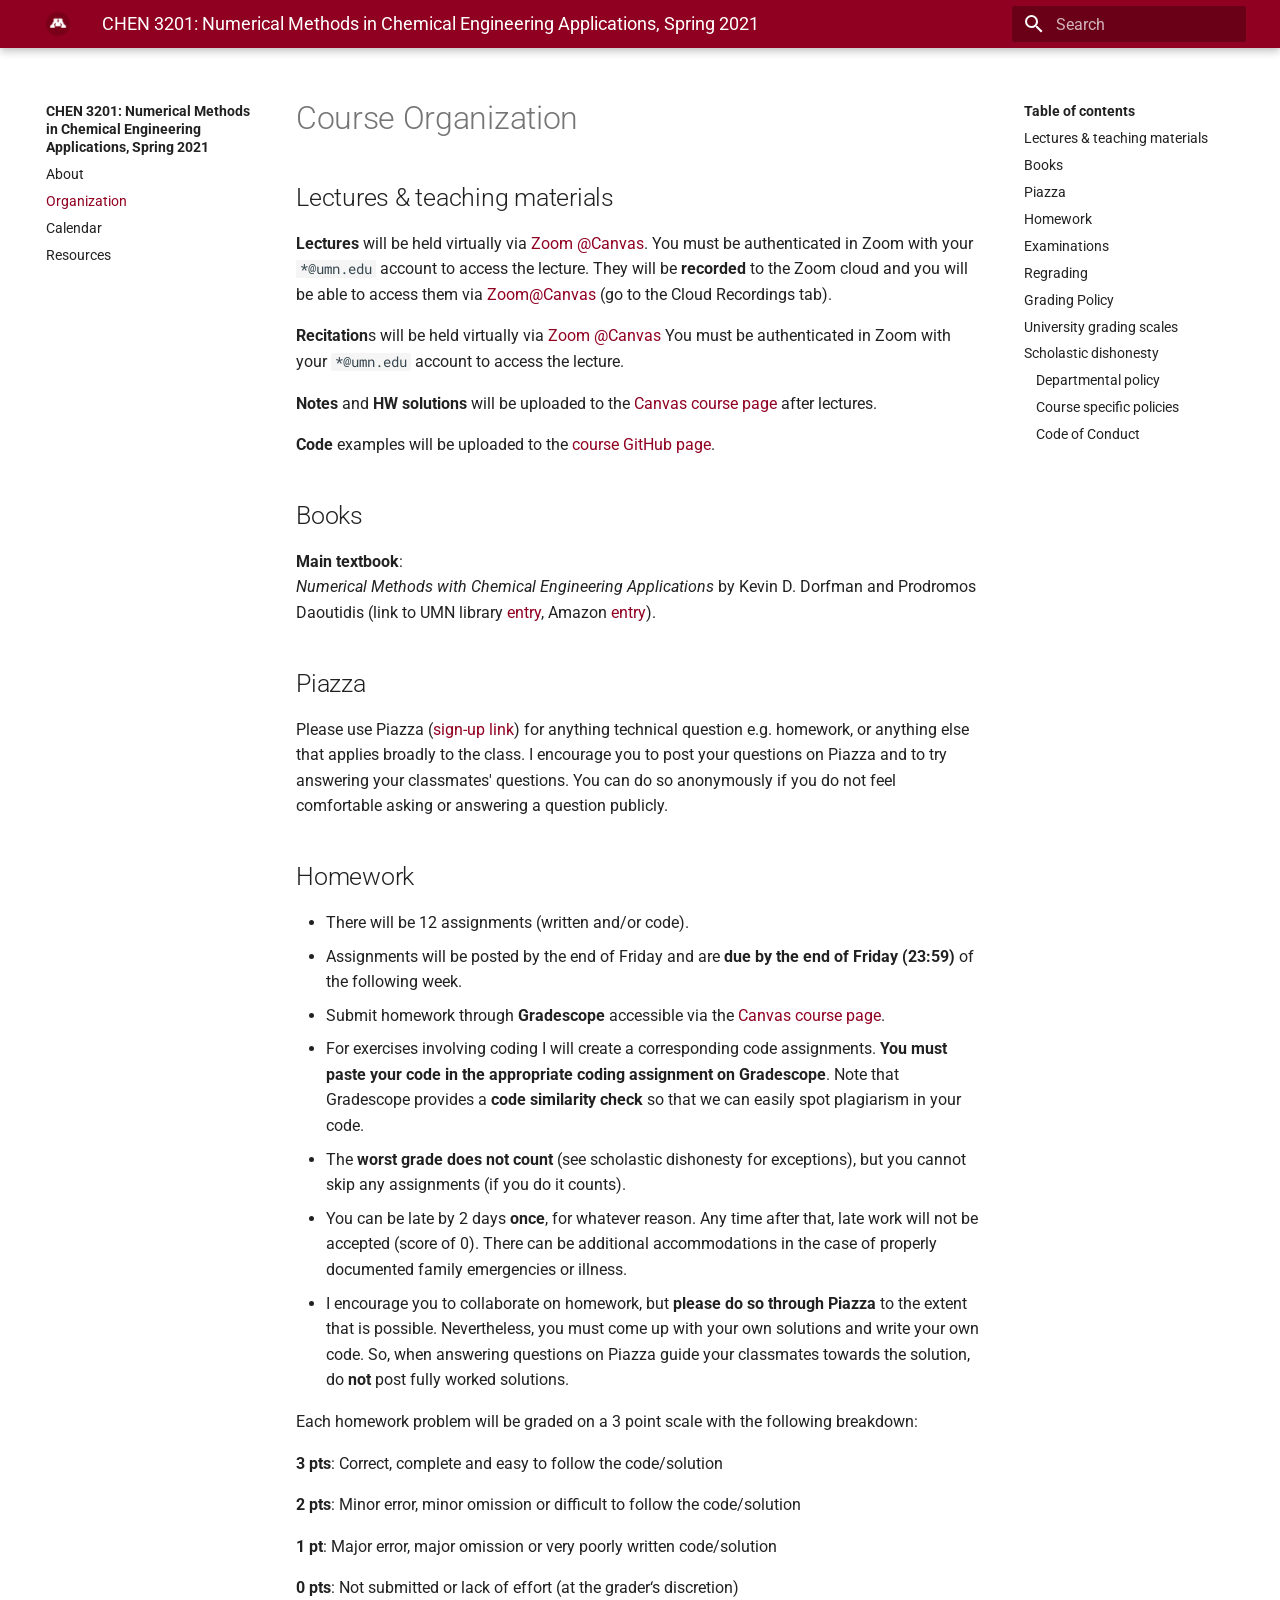
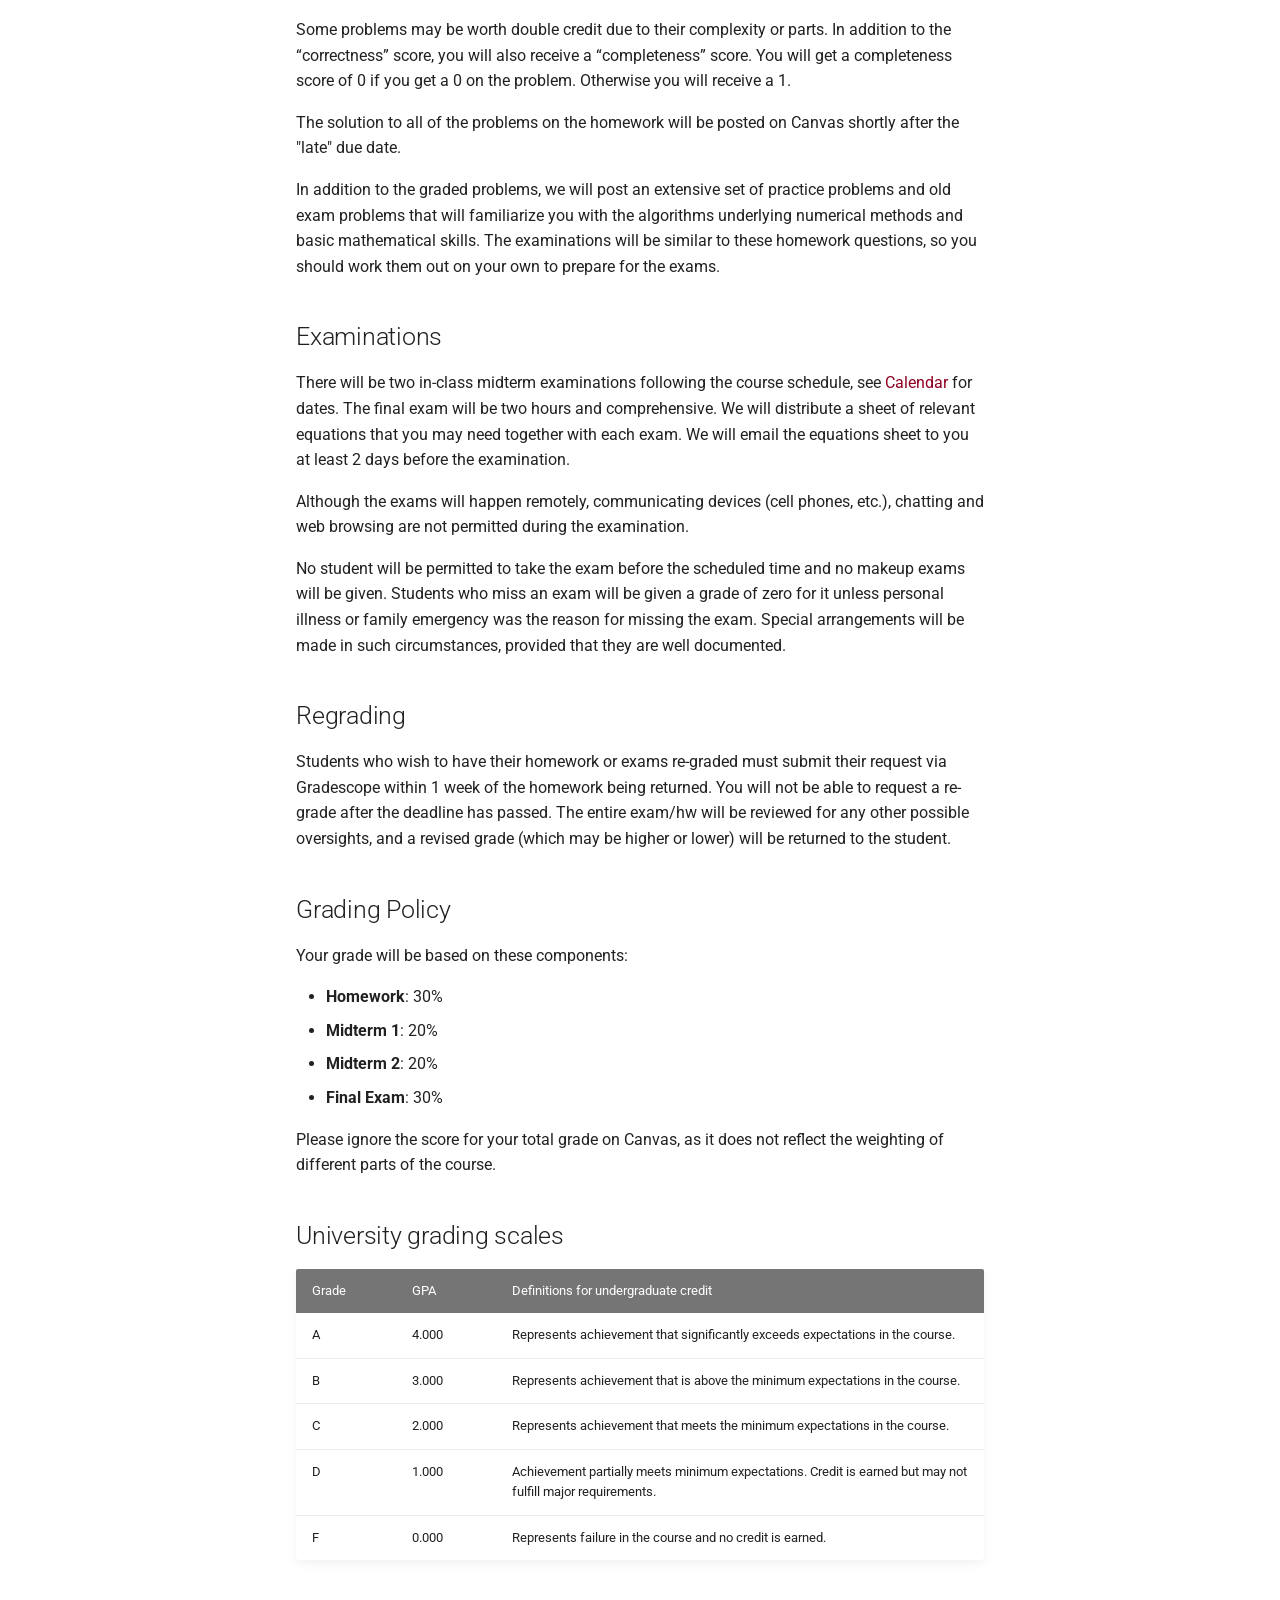
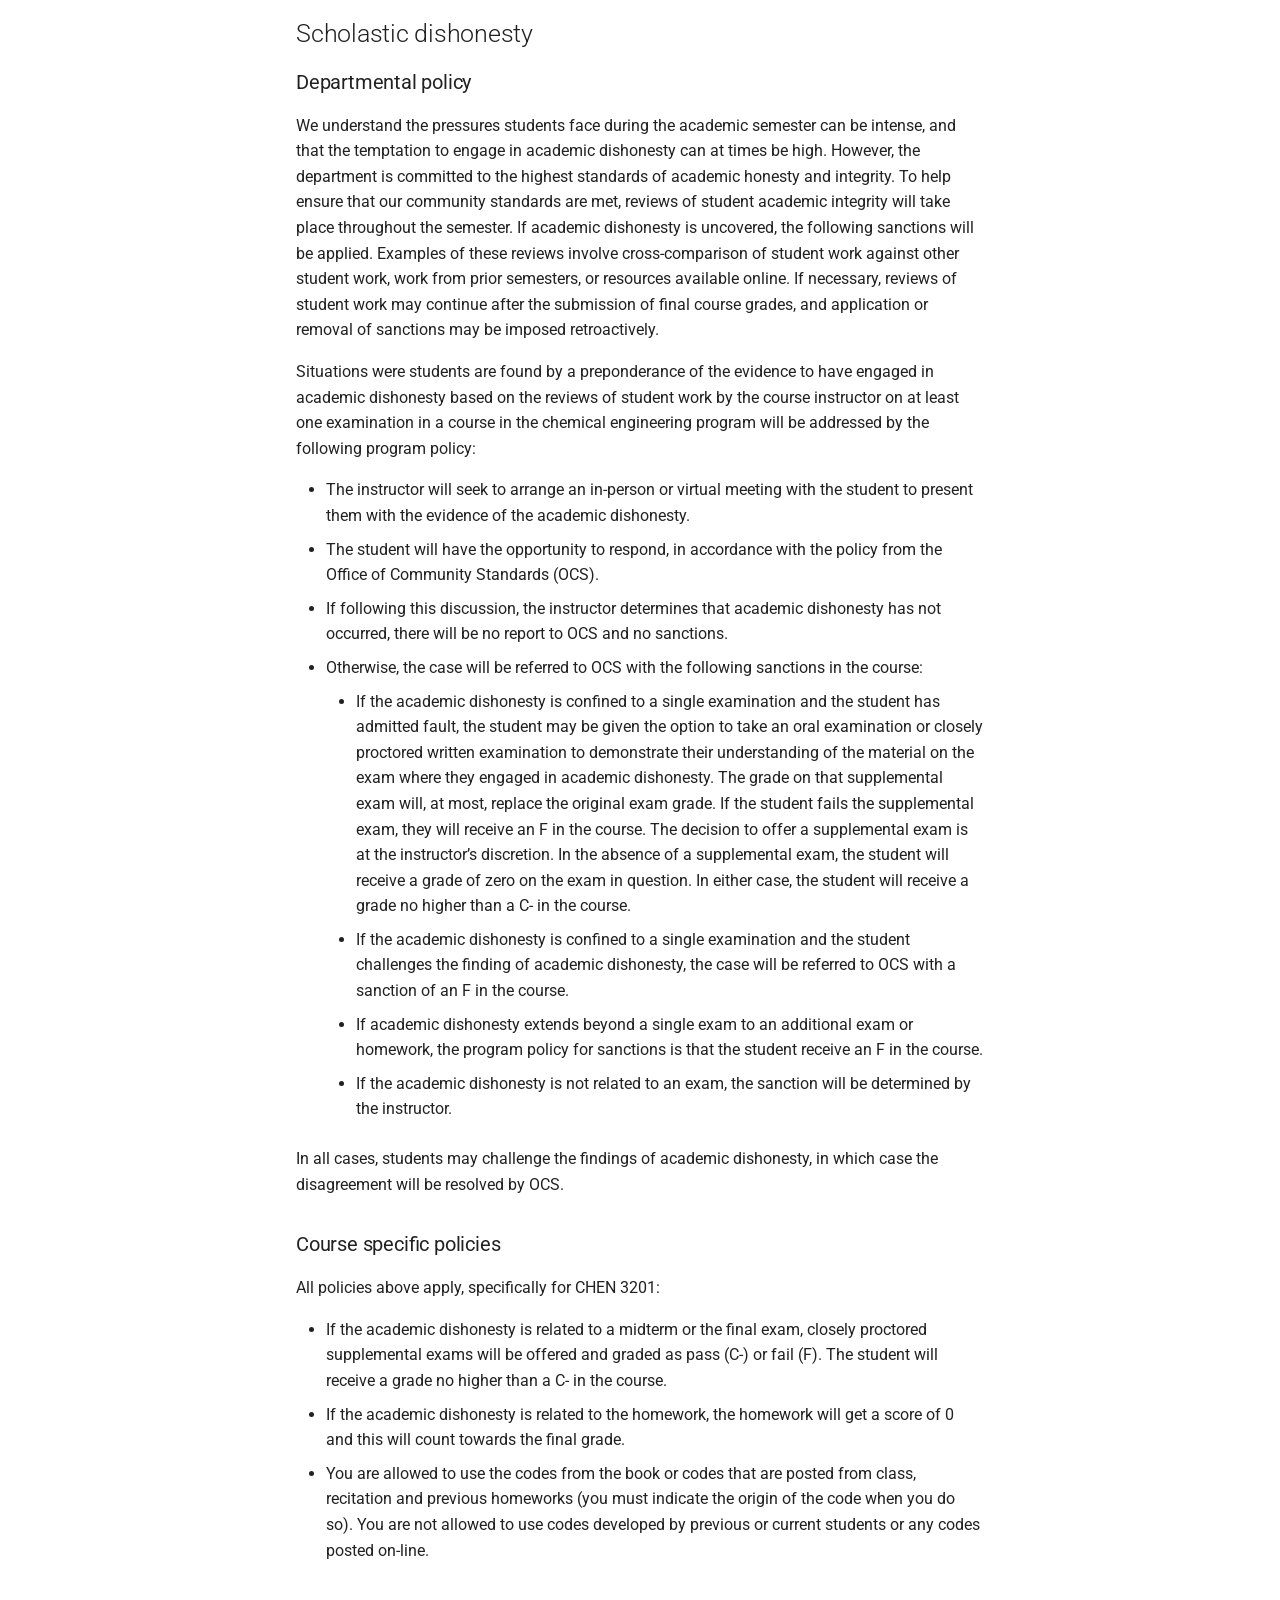
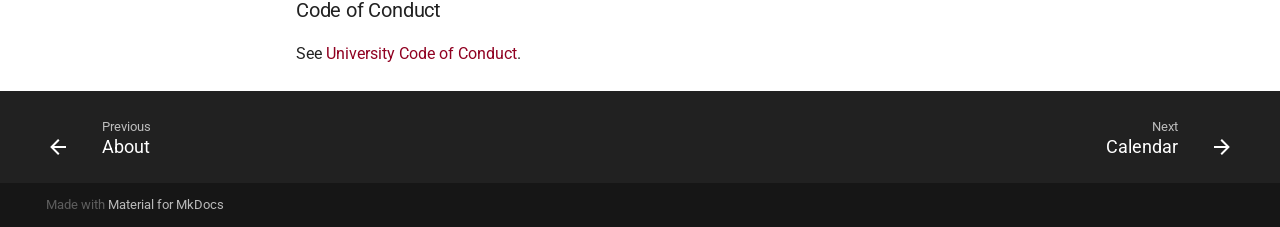
<file: organization/index.html>
<!doctype html>
<html lang="en" class="no-js">
  <head>
    
      <meta charset="utf-8">
      <meta name="viewport" content="width=device-width,initial-scale=1">
      
      
      
      
      <link rel="shortcut icon" href="../umn-icon2.png">
      <meta name="generator" content="mkdocs-1.1.2, mkdocs-material-7.0.5">
    
    
      
        <title>Organization - CHEN 3201: Numerical Methods in Chemical Engineering Applications, Spring 2021</title>
      
    
    
      <link rel="stylesheet" href="../assets/stylesheets/main.77f3fd56.min.css">
      
        
        <link rel="stylesheet" href="../assets/stylesheets/palette.7fa14f5b.min.css">
        
      
    
    
    
      
        
        <link rel="preconnect" href="https://fonts.gstatic.com" crossorigin>
        <link rel="stylesheet" href="https://fonts.googleapis.com/css?family=Roboto:300,400,400i,700%7CRoboto+Mono&display=fallback">
        <style>:root{--md-text-font-family:"Roboto";--md-code-font-family:"Roboto Mono"}</style>
      
    
    
    
      <link rel="stylesheet" href="../stylesheets/extra.css">
    
    
      
    
    
  </head>
  
  
    
    
    
    
    
    <body dir="ltr" data-md-color-scheme="maroon" data-md-color-primary="" data-md-color-accent="">
      
  
    
    <input class="md-toggle" data-md-toggle="drawer" type="checkbox" id="__drawer" autocomplete="off">
    <input class="md-toggle" data-md-toggle="search" type="checkbox" id="__search" autocomplete="off">
    <label class="md-overlay" for="__drawer"></label>
    <div data-md-component="skip">
      
        
        <a href="#course-organization" class="md-skip">
          Skip to content
        </a>
      
    </div>
    <div data-md-component="announce">
      
    </div>
    
      

<header class="md-header" data-md-component="header">
  <nav class="md-header__inner md-grid" aria-label="Header">
    <a href=".." title="CHEN 3201: Numerical Methods in Chemical Engineering Applications, Spring 2021" class="md-header__button md-logo" aria-label="CHEN 3201: Numerical Methods in Chemical Engineering Applications, Spring 2021">
      
  <img src="../umn-icon2.png" alt="logo">

    </a>
    <label class="md-header__button md-icon" for="__drawer">
      <svg xmlns="http://www.w3.org/2000/svg" viewBox="0 0 24 24"><path d="M3 6h18v2H3V6m0 5h18v2H3v-2m0 5h18v2H3v-2z"/></svg>
    </label>
    <div class="md-header__title" data-md-component="header-title">
      <div class="md-header__ellipsis">
        <div class="md-header__topic">
          <span class="md-ellipsis">
            CHEN 3201: Numerical Methods in Chemical Engineering Applications, Spring 2021
          </span>
        </div>
        <div class="md-header__topic" data-md-component="header-topic">
          <span class="md-ellipsis">
            
              Organization
            
          </span>
        </div>
      </div>
    </div>
    <div class="md-header__options">
      
    </div>
    
      <label class="md-header__button md-icon" for="__search">
        <svg xmlns="http://www.w3.org/2000/svg" viewBox="0 0 24 24"><path d="M9.5 3A6.5 6.5 0 0 1 16 9.5c0 1.61-.59 3.09-1.56 4.23l.27.27h.79l5 5-1.5 1.5-5-5v-.79l-.27-.27A6.516 6.516 0 0 1 9.5 16 6.5 6.5 0 0 1 3 9.5 6.5 6.5 0 0 1 9.5 3m0 2C7 5 5 7 5 9.5S7 14 9.5 14 14 12 14 9.5 12 5 9.5 5z"/></svg>
      </label>
      
<div class="md-search" data-md-component="search" role="dialog">
  <label class="md-search__overlay" for="__search"></label>
  <div class="md-search__inner" role="search">
    <form class="md-search__form" name="search">
      <input type="text" class="md-search__input" name="query" aria-label="Search" placeholder="Search" autocapitalize="off" autocorrect="off" autocomplete="off" spellcheck="false" data-md-component="search-query" data-md-state="active" required>
      <label class="md-search__icon md-icon" for="__search">
        <svg xmlns="http://www.w3.org/2000/svg" viewBox="0 0 24 24"><path d="M9.5 3A6.5 6.5 0 0 1 16 9.5c0 1.61-.59 3.09-1.56 4.23l.27.27h.79l5 5-1.5 1.5-5-5v-.79l-.27-.27A6.516 6.516 0 0 1 9.5 16 6.5 6.5 0 0 1 3 9.5 6.5 6.5 0 0 1 9.5 3m0 2C7 5 5 7 5 9.5S7 14 9.5 14 14 12 14 9.5 12 5 9.5 5z"/></svg>
        <svg xmlns="http://www.w3.org/2000/svg" viewBox="0 0 24 24"><path d="M20 11v2H8l5.5 5.5-1.42 1.42L4.16 12l7.92-7.92L13.5 5.5 8 11h12z"/></svg>
      </label>
      <button type="reset" class="md-search__icon md-icon" aria-label="Clear" tabindex="-1">
        <svg xmlns="http://www.w3.org/2000/svg" viewBox="0 0 24 24"><path d="M19 6.41L17.59 5 12 10.59 6.41 5 5 6.41 10.59 12 5 17.59 6.41 19 12 13.41 17.59 19 19 17.59 13.41 12 19 6.41z"/></svg>
      </button>
    </form>
    <div class="md-search__output">
      <div class="md-search__scrollwrap" data-md-scrollfix>
        <div class="md-search-result" data-md-component="search-result">
          <div class="md-search-result__meta">
            Initializing search
          </div>
          <ol class="md-search-result__list"></ol>
        </div>
      </div>
    </div>
  </div>
</div>
    
    
  </nav>
</header>
    
    <div class="md-container" data-md-component="container">
      
      
        
      
      <main class="md-main" data-md-component="main">
        <div class="md-main__inner md-grid">
          
            
              
              <div class="md-sidebar md-sidebar--primary" data-md-component="sidebar" data-md-type="navigation" >
                <div class="md-sidebar__scrollwrap">
                  <div class="md-sidebar__inner">
                    




<nav class="md-nav md-nav--primary" aria-label="Navigation" data-md-level="0">
  <label class="md-nav__title" for="__drawer">
    <a href=".." title="CHEN 3201: Numerical Methods in Chemical Engineering Applications, Spring 2021" class="md-nav__button md-logo" aria-label="CHEN 3201: Numerical Methods in Chemical Engineering Applications, Spring 2021">
      
  <img src="../umn-icon2.png" alt="logo">

    </a>
    CHEN 3201: Numerical Methods in Chemical Engineering Applications, Spring 2021
  </label>
  
  <ul class="md-nav__list" data-md-scrollfix>
    
      
      
      

  
  
  
    <li class="md-nav__item">
      <a href=".." class="md-nav__link">
        About
      </a>
    </li>
  

    
      
      
      

  
  
    
  
  
    <li class="md-nav__item md-nav__item--active">
      
      <input class="md-nav__toggle md-toggle" data-md-toggle="toc" type="checkbox" id="__toc">
      
        
      
      
        <label class="md-nav__link md-nav__link--active" for="__toc">
          Organization
          <span class="md-nav__icon md-icon"></span>
        </label>
      
      <a href="./" class="md-nav__link md-nav__link--active">
        Organization
      </a>
      
        
<nav class="md-nav md-nav--secondary" aria-label="Table of contents">
  
  
    
  
  
    <label class="md-nav__title" for="__toc">
      <span class="md-nav__icon md-icon"></span>
      Table of contents
    </label>
    <ul class="md-nav__list" data-md-component="toc" data-md-scrollfix>
      
        <li class="md-nav__item">
  <a href="#lectures-teaching-materials" class="md-nav__link">
    Lectures &amp; teaching materials
  </a>
  
</li>
      
        <li class="md-nav__item">
  <a href="#books" class="md-nav__link">
    Books
  </a>
  
</li>
      
        <li class="md-nav__item">
  <a href="#piazza" class="md-nav__link">
    Piazza
  </a>
  
</li>
      
        <li class="md-nav__item">
  <a href="#homework" class="md-nav__link">
    Homework
  </a>
  
</li>
      
        <li class="md-nav__item">
  <a href="#examinations" class="md-nav__link">
    Examinations
  </a>
  
</li>
      
        <li class="md-nav__item">
  <a href="#regrading" class="md-nav__link">
    Regrading
  </a>
  
</li>
      
        <li class="md-nav__item">
  <a href="#grading-policy" class="md-nav__link">
    Grading Policy
  </a>
  
</li>
      
        <li class="md-nav__item">
  <a href="#university-grading-scales" class="md-nav__link">
    University grading scales
  </a>
  
</li>
      
        <li class="md-nav__item">
  <a href="#scholastic-dishonesty" class="md-nav__link">
    Scholastic dishonesty
  </a>
  
    <nav class="md-nav" aria-label="Scholastic dishonesty">
      <ul class="md-nav__list">
        
          <li class="md-nav__item">
  <a href="#departmental-policy" class="md-nav__link">
    Departmental policy
  </a>
  
</li>
        
          <li class="md-nav__item">
  <a href="#course-specific-policies" class="md-nav__link">
    Course specific policies
  </a>
  
</li>
        
          <li class="md-nav__item">
  <a href="#code-of-conduct" class="md-nav__link">
    Code of Conduct
  </a>
  
</li>
        
      </ul>
    </nav>
  
</li>
      
    </ul>
  
</nav>
      
    </li>
  

    
      
      
      

  
  
  
    <li class="md-nav__item">
      <a href="../calendar/" class="md-nav__link">
        Calendar
      </a>
    </li>
  

    
      
      
      

  
  
  
    <li class="md-nav__item">
      <a href="../resources/" class="md-nav__link">
        Resources
      </a>
    </li>
  

    
  </ul>
</nav>
                  </div>
                </div>
              </div>
            
            
              
              <div class="md-sidebar md-sidebar--secondary" data-md-component="sidebar" data-md-type="toc" >
                <div class="md-sidebar__scrollwrap">
                  <div class="md-sidebar__inner">
                    
<nav class="md-nav md-nav--secondary" aria-label="Table of contents">
  
  
    
  
  
    <label class="md-nav__title" for="__toc">
      <span class="md-nav__icon md-icon"></span>
      Table of contents
    </label>
    <ul class="md-nav__list" data-md-component="toc" data-md-scrollfix>
      
        <li class="md-nav__item">
  <a href="#lectures-teaching-materials" class="md-nav__link">
    Lectures &amp; teaching materials
  </a>
  
</li>
      
        <li class="md-nav__item">
  <a href="#books" class="md-nav__link">
    Books
  </a>
  
</li>
      
        <li class="md-nav__item">
  <a href="#piazza" class="md-nav__link">
    Piazza
  </a>
  
</li>
      
        <li class="md-nav__item">
  <a href="#homework" class="md-nav__link">
    Homework
  </a>
  
</li>
      
        <li class="md-nav__item">
  <a href="#examinations" class="md-nav__link">
    Examinations
  </a>
  
</li>
      
        <li class="md-nav__item">
  <a href="#regrading" class="md-nav__link">
    Regrading
  </a>
  
</li>
      
        <li class="md-nav__item">
  <a href="#grading-policy" class="md-nav__link">
    Grading Policy
  </a>
  
</li>
      
        <li class="md-nav__item">
  <a href="#university-grading-scales" class="md-nav__link">
    University grading scales
  </a>
  
</li>
      
        <li class="md-nav__item">
  <a href="#scholastic-dishonesty" class="md-nav__link">
    Scholastic dishonesty
  </a>
  
    <nav class="md-nav" aria-label="Scholastic dishonesty">
      <ul class="md-nav__list">
        
          <li class="md-nav__item">
  <a href="#departmental-policy" class="md-nav__link">
    Departmental policy
  </a>
  
</li>
        
          <li class="md-nav__item">
  <a href="#course-specific-policies" class="md-nav__link">
    Course specific policies
  </a>
  
</li>
        
          <li class="md-nav__item">
  <a href="#code-of-conduct" class="md-nav__link">
    Code of Conduct
  </a>
  
</li>
        
      </ul>
    </nav>
  
</li>
      
    </ul>
  
</nav>
                  </div>
                </div>
              </div>
            
          
          <div class="md-content" data-md-component="content">
            <article class="md-content__inner md-typeset">
              
                
                
                <h1 id="course-organization">Course Organization</h1>
<h2 id="lectures-teaching-materials">Lectures &amp; teaching materials</h2>
<p><strong>Lectures</strong> will be held virtually via <a href="https://canvas.umn.edu/courses/217014/external_tools/21146">Zoom @Canvas</a>. You must be authenticated in Zoom with your <code>*@umn.edu</code> account to access the lecture. They will be <strong>recorded</strong> to the Zoom cloud and you will be able to access them via <a href="https://canvas.umn.edu/courses/217014/external_tools/21146">Zoom@Canvas</a> (go to the Cloud Recordings tab).</p>
<p><strong>Recitation</strong>s will be held virtually via <a href="https://canvas.umn.edu/courses/217014/external_tools/21146">Zoom @Canvas</a> You must be authenticated in Zoom with your <code>*@umn.edu</code> account to access the lecture.</p>
<p><strong>Notes</strong> and <strong>HW solutions</strong> will be uploaded to the <a href="https://canvas.umn.edu/courses/193402">Canvas course page</a> after lectures.</p>
<p><strong>Code</strong> examples will be uploaded to the <a href="https://github.com/smcantab/chen3201-spring2021">course GitHub page</a>.</p>
<h2 id="books">Books</h2>
<p><strong>Main textbook</strong>:<br />
<em>Numerical Methods with Chemical Engineering Applications</em> by Kevin D. Dorfman and Prodromos Daoutidis (link to UMN library <a href="https://canvas.umn.edu/courses/217014/external_tools/21146">entry</a>, Amazon <a href="https://www.amazon.com/dp/1107135117/ref=cm_sw_em_r_mt_dp_tzI.FbWQZJTSB">entry</a>).</p>
<h2 id="piazza">Piazza</h2>
<p>Please use Piazza (<a href="https://piazza.com/umn/spring2021/chen3201/home">sign-up link</a>) for anything technical question e.g. homework, or anything else that applies broadly to the class. I encourage you to post your questions on Piazza and to try answering your classmates' questions. You can do so anonymously if you do not feel comfortable asking or answering a question publicly.</p>
<h2 id="homework">Homework</h2>
<ul>
<li>There will be 12 assignments (written and/or code).</li>
<li>Assignments will be posted by the end of Friday and are <strong>due by the end of Friday (23:59)</strong> of the following week.</li>
<li>Submit homework through <strong>Gradescope</strong> accessible via the <a href="https://canvas.umn.edu/courses/217014/external_tools/34925">Canvas course page</a>.</li>
<li>For exercises involving coding I will create a corresponding code assignments. <strong>You must paste your code in the appropriate coding assignment on Gradescope</strong>. Note that Gradescope provides a <strong>code similarity check</strong> so that we can easily spot plagiarism in your code.</li>
<li>The <strong>worst grade does not count</strong> (see scholastic dishonesty for exceptions), but you cannot skip any assignments (if you do it counts).</li>
<li>You can be late by 2 days <strong>once</strong>, for whatever reason. Any time after that, late work will not be accepted (score of 0). There can be additional accommodations in the case of properly documented family emergencies or illness.</li>
<li>I encourage you to collaborate on homework, but <strong>please do so through Piazza</strong> to the extent that is possible. Nevertheless, you must come up with your own solutions and write your own code. So, when answering questions on Piazza guide your classmates towards the solution, do <strong>not</strong> post fully worked solutions.</li>
</ul>
<p>Each homework problem will be graded on a 3 point scale with the following breakdown:</p>
<p><strong>3 pts</strong>:  Correct, complete and easy to follow the code/solution</p>
<p><strong>2 pts</strong>:  Minor error, minor omission or difficult to follow the code/solution</p>
<p><strong>1 pt</strong>:   Major error, major omission or very poorly written code/solution</p>
<p><strong>0 pts</strong>:  Not submitted or lack of effort (at the grader‘s discretion)  </p>
<p>Some problems may be worth double credit due to their complexity or parts.  In addition to the “correctness” score, you will also receive a “completeness” score.  You will get a completeness score of 0 if you get a 0 on the problem.  Otherwise you will receive a 1.</p>
<p>The solution to all of the problems on the homework will be posted on Canvas shortly after the "late" due date.</p>
<p>In addition to the graded problems, we will post an extensive set of practice problems and old exam problems that will familiarize you with the algorithms underlying numerical methods and basic mathematical skills. The examinations will be similar to these homework questions, so you should work them out on your own to prepare for the exams.</p>
<h2 id="examinations">Examinations</h2>
<p>There will be two in-class midterm examinations following the course schedule, see <a href="../calendar/">Calendar</a> for dates. The final exam will be two hours and comprehensive. We will distribute a sheet of relevant equations that you may need together with each exam. We will email the equations sheet to you at least 2 days before the examination.</p>
<p>Although the exams will happen remotely, communicating devices (cell phones, etc.), chatting and web browsing are not permitted during the examination.</p>
<p>No student will be permitted to take the exam before the scheduled time and no makeup exams will be given. Students who miss an exam will be given a grade of zero for it unless personal illness or family emergency was the reason for missing the exam. Special arrangements will be made in such circumstances, provided that they are well documented.</p>
<h2 id="regrading">Regrading</h2>
<p>Students who wish to have their homework or exams re-graded must submit their request via Gradescope within 1 week of the homework being returned. You will not be able to request a re-grade after the deadline has passed. The entire exam/hw will be reviewed for any other possible oversights, and a revised grade (which may be higher or lower) will be returned to the student.</p>
<h2 id="grading-policy">Grading Policy</h2>
<p>Your grade will be based on these components:  </p>
<ul>
<li><strong>Homework</strong>: 30%</li>
<li><strong>Midterm 1</strong>: 20%</li>
<li><strong>Midterm 2</strong>: 20%</li>
<li><strong>Final Exam</strong>: 30%</li>
</ul>
<p>Please ignore the score for your total grade on Canvas, as it does not reflect the weighting of different parts of the course.</p>
<h2 id="university-grading-scales">University grading scales</h2>
<table>
<thead>
<tr>
<th>Grade</th>
<th>GPA</th>
<th>Definitions for undergraduate credit</th>
</tr>
</thead>
<tbody>
<tr>
<td>A</td>
<td>4.000</td>
<td>Represents achievement that significantly exceeds expectations in the course.</td>
</tr>
<tr>
<td>B</td>
<td>3.000</td>
<td>Represents achievement that is above the minimum expectations in the course.</td>
</tr>
<tr>
<td>C</td>
<td>2.000</td>
<td>Represents achievement that meets the minimum expectations in the course.</td>
</tr>
<tr>
<td>D</td>
<td>1.000</td>
<td>Achievement partially meets minimum expectations. Credit is earned but may not fulfill major requirements.</td>
</tr>
<tr>
<td>F</td>
<td>0.000</td>
<td>Represents failure in the course and no credit is earned.</td>
</tr>
</tbody>
</table>
<h2 id="scholastic-dishonesty">Scholastic dishonesty</h2>
<h3 id="departmental-policy">Departmental policy</h3>
<p>We understand the pressures students face during the academic semester can be intense, and that the temptation to engage in academic dishonesty can at times be high. However, the department is committed to the highest standards of academic honesty and integrity. To help ensure that our community standards are met, reviews of student academic integrity will take place throughout the semester. If academic dishonesty is uncovered, the following sanctions will be applied. Examples of these reviews involve cross-comparison of student work against other student work, work from prior semesters, or resources available online. If necessary, reviews of student work may continue after the submission of final course grades, and application or removal of sanctions may be imposed retroactively.</p>
<p>Situations were students are found by a preponderance of the evidence to have engaged in academic dishonesty based on the reviews of student work by the course instructor on at least one examination in a course in the chemical engineering program will be addressed by the following program policy:</p>
<ul>
<li>The instructor will seek to arrange an in-person or virtual meeting with the student to present them with the evidence of the academic dishonesty.</li>
<li>The student will have the opportunity to respond, in accordance with the policy from the Office of Community Standards (OCS).</li>
<li>If following this discussion, the instructor determines that academic dishonesty has not occurred, there will be no report to OCS and no sanctions.</li>
<li>Otherwise, the case will be referred to OCS with the following sanctions in the course:<ul>
<li>If the academic dishonesty is confined to a single examination and the student has admitted fault, the student may be given the option to take an oral examination or closely proctored written examination to demonstrate their understanding of the material on the exam where they engaged in academic dishonesty. The grade on that supplemental exam will, at most, replace the original exam grade. If the student fails the supplemental exam, they will receive an F in the course. The decision to offer a supplemental exam is at the instructor’s discretion. In the absence of a supplemental exam, the student will receive a grade of zero on the exam in question. In either case, the student will receive a grade no higher than a C- in the course.</li>
<li>If the academic dishonesty is confined to a single examination and the student challenges the finding of academic dishonesty, the case will be referred to OCS with a sanction of an F in the course.</li>
<li>If academic dishonesty extends beyond a single exam to an additional exam or homework, the program policy for sanctions is that the student receive an F in the course.</li>
<li>If the academic dishonesty is not related to an exam, the sanction will be determined by the instructor.</li>
</ul>
</li>
</ul>
<p>In all cases, students may challenge the findings of academic dishonesty, in which case the disagreement will be resolved by OCS.</p>
<h3 id="course-specific-policies">Course specific policies</h3>
<p>All policies above apply, specifically for CHEN 3201:</p>
<ul>
<li>If the academic dishonesty is related to a midterm or the final exam, closely proctored supplemental exams will be offered and graded as pass (C-) or fail (F). The student will receive a grade no higher than a C- in the course.</li>
<li>If the academic dishonesty is related to the homework, the homework will get a score of 0 and this will count towards the final grade.</li>
<li>You are allowed to use the codes from the book or codes that are posted from class, recitation and previous homeworks (you must indicate the origin of the code when you do so).  You are not allowed to use codes developed by previous or current students or any codes posted on-line.</li>
</ul>
<h3 id="code-of-conduct">Code of Conduct</h3>
<p>See <a href="https://policy.umn.edu/node/7178">University Code of Conduct</a>.</p>
                
              
              
                


              
            </article>
          </div>
        </div>
      </main>
      
        
<footer class="md-footer">
  
    <nav class="md-footer__inner md-grid" aria-label="Footer">
      
        <a href=".." class="md-footer__link md-footer__link--prev" rel="prev">
          <div class="md-footer__button md-icon">
            <svg xmlns="http://www.w3.org/2000/svg" viewBox="0 0 24 24"><path d="M20 11v2H8l5.5 5.5-1.42 1.42L4.16 12l7.92-7.92L13.5 5.5 8 11h12z"/></svg>
          </div>
          <div class="md-footer__title">
            <div class="md-ellipsis">
              <span class="md-footer__direction">
                Previous
              </span>
              About
            </div>
          </div>
        </a>
      
      
        <a href="../calendar/" class="md-footer__link md-footer__link--next" rel="next">
          <div class="md-footer__title">
            <div class="md-ellipsis">
              <span class="md-footer__direction">
                Next
              </span>
              Calendar
            </div>
          </div>
          <div class="md-footer__button md-icon">
            <svg xmlns="http://www.w3.org/2000/svg" viewBox="0 0 24 24"><path d="M4 11v2h12l-5.5 5.5 1.42 1.42L19.84 12l-7.92-7.92L10.5 5.5 16 11H4z"/></svg>
          </div>
        </a>
      
    </nav>
  
  <div class="md-footer-meta md-typeset">
    <div class="md-footer-meta__inner md-grid">
      <div class="md-footer-copyright">
        
        Made with
        <a href="https://squidfunk.github.io/mkdocs-material/" target="_blank" rel="noopener">
          Material for MkDocs
        </a>
        
      </div>
      
    </div>
  </div>
</footer>
      
    </div>
    <div class="md-dialog" data-md-component="dialog">
      <div class="md-dialog__inner md-typeset"></div>
    </div>
    <script id="__config" type="application/json">{"base": "..", "features": [], "translations": {"clipboard.copy": "Copy to clipboard", "clipboard.copied": "Copied to clipboard", "search.config.lang": "en", "search.config.pipeline": "trimmer, stopWordFilter", "search.config.separator": "[\\s\\-]+", "search.placeholder": "Search", "search.result.placeholder": "Type to start searching", "search.result.none": "No matching documents", "search.result.one": "1 matching document", "search.result.other": "# matching documents", "search.result.more.one": "1 more on this page", "search.result.more.other": "# more on this page", "search.result.term.missing": "Missing"}, "search": "../assets/javascripts/workers/search.fb4a9340.min.js", "version": null}</script>
    
    
      <script src="../assets/javascripts/bundle.5cf3e710.min.js"></script>
      
    
  </body>
</html>
</file>
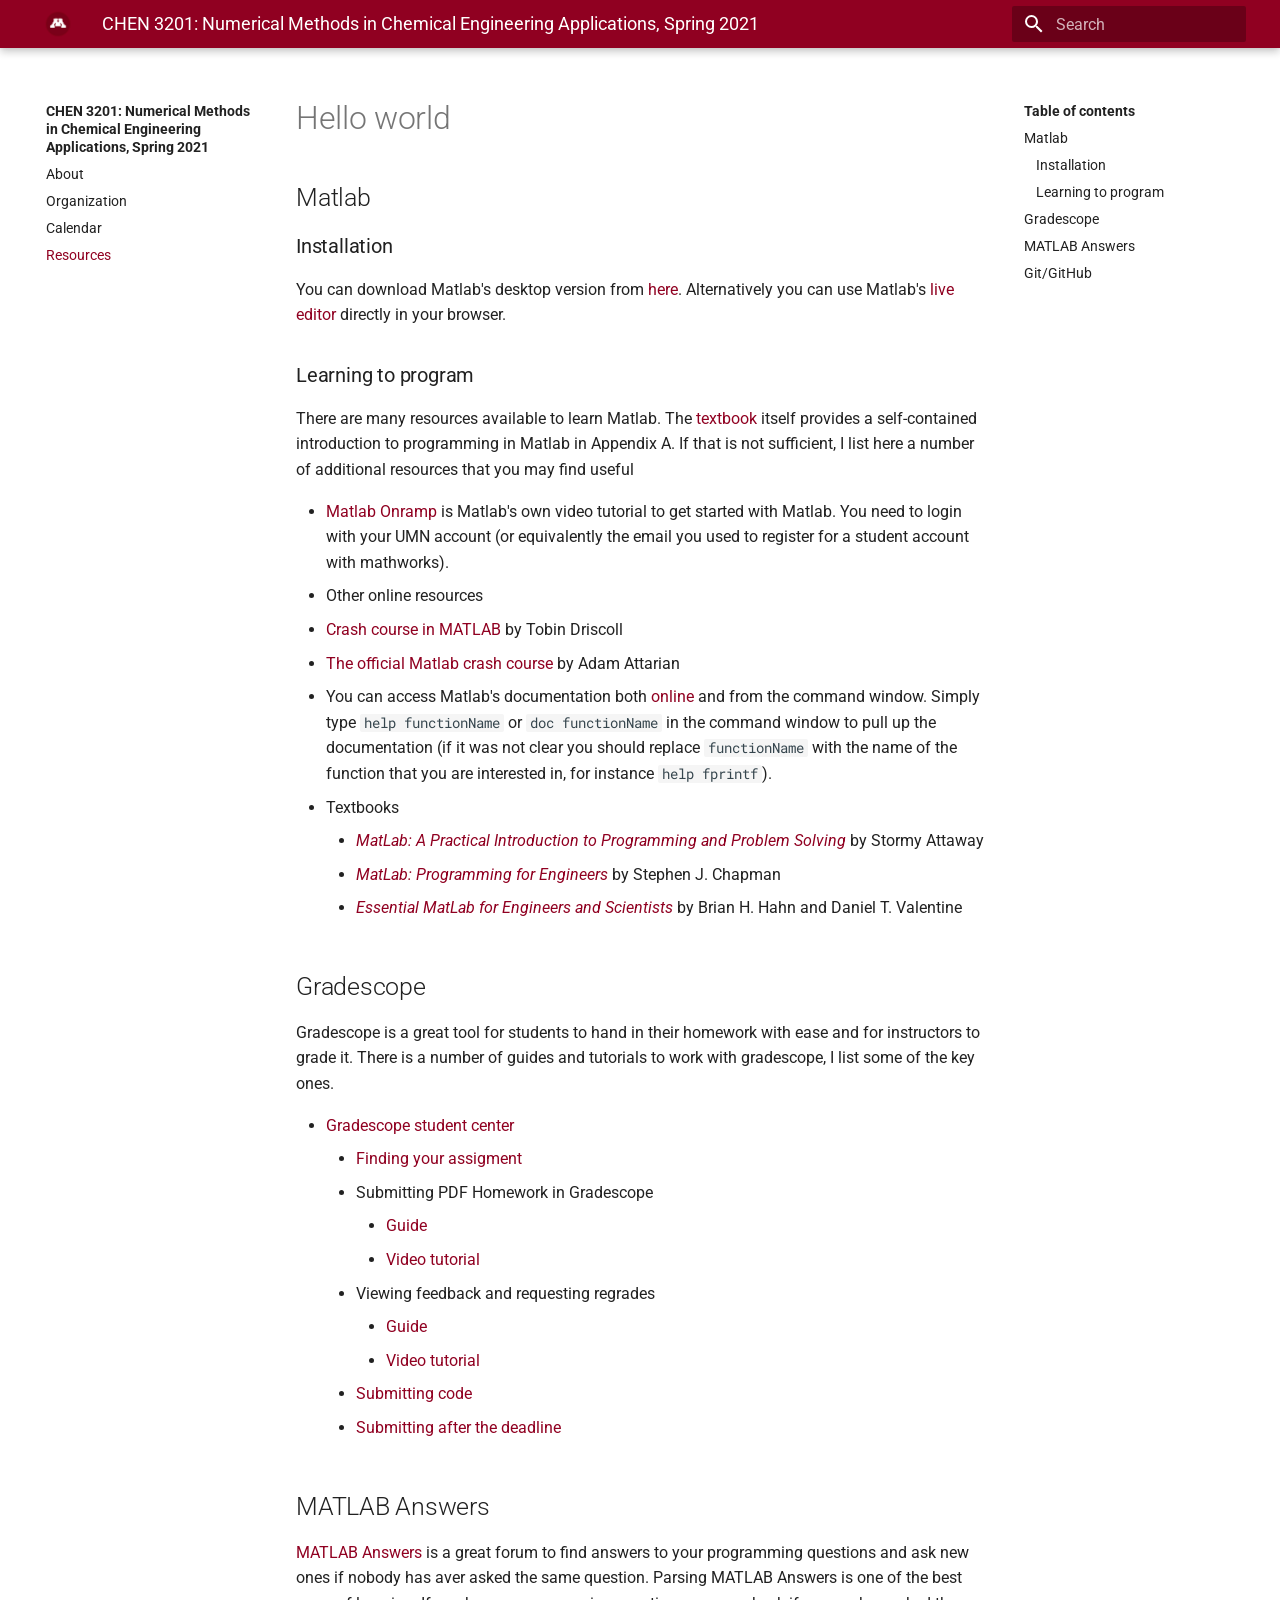
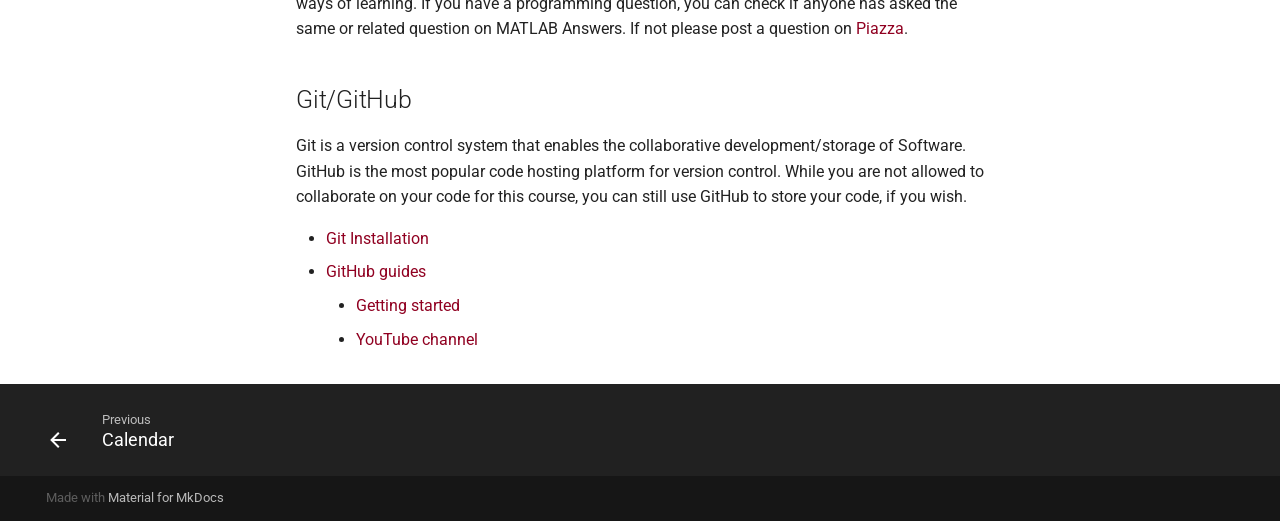
<file: resources/index.html>
<!doctype html>
<html lang="en" class="no-js">
  <head>
    
      <meta charset="utf-8">
      <meta name="viewport" content="width=device-width,initial-scale=1">
      
      
      
      
      <link rel="shortcut icon" href="../umn-icon2.png">
      <meta name="generator" content="mkdocs-1.1.2, mkdocs-material-7.0.5">
    
    
      
        <title>Resources - CHEN 3201: Numerical Methods in Chemical Engineering Applications, Spring 2021</title>
      
    
    
      <link rel="stylesheet" href="../assets/stylesheets/main.77f3fd56.min.css">
      
        
        <link rel="stylesheet" href="../assets/stylesheets/palette.7fa14f5b.min.css">
        
      
    
    
    
      
        
        <link rel="preconnect" href="https://fonts.gstatic.com" crossorigin>
        <link rel="stylesheet" href="https://fonts.googleapis.com/css?family=Roboto:300,400,400i,700%7CRoboto+Mono&display=fallback">
        <style>:root{--md-text-font-family:"Roboto";--md-code-font-family:"Roboto Mono"}</style>
      
    
    
    
      <link rel="stylesheet" href="../stylesheets/extra.css">
    
    
      
    
    
  </head>
  
  
    
    
    
    
    
    <body dir="ltr" data-md-color-scheme="maroon" data-md-color-primary="" data-md-color-accent="">
      
  
    
    <input class="md-toggle" data-md-toggle="drawer" type="checkbox" id="__drawer" autocomplete="off">
    <input class="md-toggle" data-md-toggle="search" type="checkbox" id="__search" autocomplete="off">
    <label class="md-overlay" for="__drawer"></label>
    <div data-md-component="skip">
      
        
        <a href="#hello-world" class="md-skip">
          Skip to content
        </a>
      
    </div>
    <div data-md-component="announce">
      
    </div>
    
      

<header class="md-header" data-md-component="header">
  <nav class="md-header__inner md-grid" aria-label="Header">
    <a href=".." title="CHEN 3201: Numerical Methods in Chemical Engineering Applications, Spring 2021" class="md-header__button md-logo" aria-label="CHEN 3201: Numerical Methods in Chemical Engineering Applications, Spring 2021">
      
  <img src="../umn-icon2.png" alt="logo">

    </a>
    <label class="md-header__button md-icon" for="__drawer">
      <svg xmlns="http://www.w3.org/2000/svg" viewBox="0 0 24 24"><path d="M3 6h18v2H3V6m0 5h18v2H3v-2m0 5h18v2H3v-2z"/></svg>
    </label>
    <div class="md-header__title" data-md-component="header-title">
      <div class="md-header__ellipsis">
        <div class="md-header__topic">
          <span class="md-ellipsis">
            CHEN 3201: Numerical Methods in Chemical Engineering Applications, Spring 2021
          </span>
        </div>
        <div class="md-header__topic" data-md-component="header-topic">
          <span class="md-ellipsis">
            
              Resources
            
          </span>
        </div>
      </div>
    </div>
    <div class="md-header__options">
      
    </div>
    
      <label class="md-header__button md-icon" for="__search">
        <svg xmlns="http://www.w3.org/2000/svg" viewBox="0 0 24 24"><path d="M9.5 3A6.5 6.5 0 0 1 16 9.5c0 1.61-.59 3.09-1.56 4.23l.27.27h.79l5 5-1.5 1.5-5-5v-.79l-.27-.27A6.516 6.516 0 0 1 9.5 16 6.5 6.5 0 0 1 3 9.5 6.5 6.5 0 0 1 9.5 3m0 2C7 5 5 7 5 9.5S7 14 9.5 14 14 12 14 9.5 12 5 9.5 5z"/></svg>
      </label>
      
<div class="md-search" data-md-component="search" role="dialog">
  <label class="md-search__overlay" for="__search"></label>
  <div class="md-search__inner" role="search">
    <form class="md-search__form" name="search">
      <input type="text" class="md-search__input" name="query" aria-label="Search" placeholder="Search" autocapitalize="off" autocorrect="off" autocomplete="off" spellcheck="false" data-md-component="search-query" data-md-state="active" required>
      <label class="md-search__icon md-icon" for="__search">
        <svg xmlns="http://www.w3.org/2000/svg" viewBox="0 0 24 24"><path d="M9.5 3A6.5 6.5 0 0 1 16 9.5c0 1.61-.59 3.09-1.56 4.23l.27.27h.79l5 5-1.5 1.5-5-5v-.79l-.27-.27A6.516 6.516 0 0 1 9.5 16 6.5 6.5 0 0 1 3 9.5 6.5 6.5 0 0 1 9.5 3m0 2C7 5 5 7 5 9.5S7 14 9.5 14 14 12 14 9.5 12 5 9.5 5z"/></svg>
        <svg xmlns="http://www.w3.org/2000/svg" viewBox="0 0 24 24"><path d="M20 11v2H8l5.5 5.5-1.42 1.42L4.16 12l7.92-7.92L13.5 5.5 8 11h12z"/></svg>
      </label>
      <button type="reset" class="md-search__icon md-icon" aria-label="Clear" tabindex="-1">
        <svg xmlns="http://www.w3.org/2000/svg" viewBox="0 0 24 24"><path d="M19 6.41L17.59 5 12 10.59 6.41 5 5 6.41 10.59 12 5 17.59 6.41 19 12 13.41 17.59 19 19 17.59 13.41 12 19 6.41z"/></svg>
      </button>
    </form>
    <div class="md-search__output">
      <div class="md-search__scrollwrap" data-md-scrollfix>
        <div class="md-search-result" data-md-component="search-result">
          <div class="md-search-result__meta">
            Initializing search
          </div>
          <ol class="md-search-result__list"></ol>
        </div>
      </div>
    </div>
  </div>
</div>
    
    
  </nav>
</header>
    
    <div class="md-container" data-md-component="container">
      
      
        
      
      <main class="md-main" data-md-component="main">
        <div class="md-main__inner md-grid">
          
            
              
              <div class="md-sidebar md-sidebar--primary" data-md-component="sidebar" data-md-type="navigation" >
                <div class="md-sidebar__scrollwrap">
                  <div class="md-sidebar__inner">
                    




<nav class="md-nav md-nav--primary" aria-label="Navigation" data-md-level="0">
  <label class="md-nav__title" for="__drawer">
    <a href=".." title="CHEN 3201: Numerical Methods in Chemical Engineering Applications, Spring 2021" class="md-nav__button md-logo" aria-label="CHEN 3201: Numerical Methods in Chemical Engineering Applications, Spring 2021">
      
  <img src="../umn-icon2.png" alt="logo">

    </a>
    CHEN 3201: Numerical Methods in Chemical Engineering Applications, Spring 2021
  </label>
  
  <ul class="md-nav__list" data-md-scrollfix>
    
      
      
      

  
  
  
    <li class="md-nav__item">
      <a href=".." class="md-nav__link">
        About
      </a>
    </li>
  

    
      
      
      

  
  
  
    <li class="md-nav__item">
      <a href="../organization/" class="md-nav__link">
        Organization
      </a>
    </li>
  

    
      
      
      

  
  
  
    <li class="md-nav__item">
      <a href="../calendar/" class="md-nav__link">
        Calendar
      </a>
    </li>
  

    
      
      
      

  
  
    
  
  
    <li class="md-nav__item md-nav__item--active">
      
      <input class="md-nav__toggle md-toggle" data-md-toggle="toc" type="checkbox" id="__toc">
      
        
      
      
        <label class="md-nav__link md-nav__link--active" for="__toc">
          Resources
          <span class="md-nav__icon md-icon"></span>
        </label>
      
      <a href="./" class="md-nav__link md-nav__link--active">
        Resources
      </a>
      
        
<nav class="md-nav md-nav--secondary" aria-label="Table of contents">
  
  
    
  
  
    <label class="md-nav__title" for="__toc">
      <span class="md-nav__icon md-icon"></span>
      Table of contents
    </label>
    <ul class="md-nav__list" data-md-component="toc" data-md-scrollfix>
      
        <li class="md-nav__item">
  <a href="#matlab" class="md-nav__link">
    Matlab
  </a>
  
    <nav class="md-nav" aria-label="Matlab">
      <ul class="md-nav__list">
        
          <li class="md-nav__item">
  <a href="#installation" class="md-nav__link">
    Installation
  </a>
  
</li>
        
          <li class="md-nav__item">
  <a href="#learning-to-program" class="md-nav__link">
    Learning to program
  </a>
  
</li>
        
      </ul>
    </nav>
  
</li>
      
        <li class="md-nav__item">
  <a href="#gradescope" class="md-nav__link">
    Gradescope
  </a>
  
</li>
      
        <li class="md-nav__item">
  <a href="#matlab-answers" class="md-nav__link">
    MATLAB Answers
  </a>
  
</li>
      
        <li class="md-nav__item">
  <a href="#gitgithub" class="md-nav__link">
    Git/GitHub
  </a>
  
</li>
      
    </ul>
  
</nav>
      
    </li>
  

    
  </ul>
</nav>
                  </div>
                </div>
              </div>
            
            
              
              <div class="md-sidebar md-sidebar--secondary" data-md-component="sidebar" data-md-type="toc" >
                <div class="md-sidebar__scrollwrap">
                  <div class="md-sidebar__inner">
                    
<nav class="md-nav md-nav--secondary" aria-label="Table of contents">
  
  
    
  
  
    <label class="md-nav__title" for="__toc">
      <span class="md-nav__icon md-icon"></span>
      Table of contents
    </label>
    <ul class="md-nav__list" data-md-component="toc" data-md-scrollfix>
      
        <li class="md-nav__item">
  <a href="#matlab" class="md-nav__link">
    Matlab
  </a>
  
    <nav class="md-nav" aria-label="Matlab">
      <ul class="md-nav__list">
        
          <li class="md-nav__item">
  <a href="#installation" class="md-nav__link">
    Installation
  </a>
  
</li>
        
          <li class="md-nav__item">
  <a href="#learning-to-program" class="md-nav__link">
    Learning to program
  </a>
  
</li>
        
      </ul>
    </nav>
  
</li>
      
        <li class="md-nav__item">
  <a href="#gradescope" class="md-nav__link">
    Gradescope
  </a>
  
</li>
      
        <li class="md-nav__item">
  <a href="#matlab-answers" class="md-nav__link">
    MATLAB Answers
  </a>
  
</li>
      
        <li class="md-nav__item">
  <a href="#gitgithub" class="md-nav__link">
    Git/GitHub
  </a>
  
</li>
      
    </ul>
  
</nav>
                  </div>
                </div>
              </div>
            
          
          <div class="md-content" data-md-component="content">
            <article class="md-content__inner md-typeset">
              
                
                
                <h1 id="hello-world">Hello world</h1>
<h2 id="matlab">Matlab</h2>
<h3 id="installation">Installation</h3>
<p>You can download Matlab's desktop version from <a href="https://wwws.cs.umn.edu/download_software/matlab/">here</a>. Alternatively you can use Matlab's <a href="https://matlab.mathworks.com/">live editor</a> directly in your browser.</p>
<h3 id="learning-to-program">Learning to program</h3>
<p>There are many resources available to learn Matlab. The <a href="../organization/#Books">textbook</a> itself provides a self-contained introduction to programming in Matlab in Appendix A. If that is not sufficient, I list here a number of additional resources that you may find useful</p>
<ul>
<li><a href="https://matlabacademy.mathworks.com/R2020b/portal.html?course=gettingstarted">Matlab Onramp</a> is Matlab's own video tutorial to get started with Matlab. You need to login with your UMN account (or equivalently the email you used to register for a student account with mathworks).</li>
<li>Other online resources</li>
<li><a href="https://www-users.math.umn.edu/~lerman/math5467/matlab_adv.pdf">Crash course in MATLAB</a> by Tobin Driscoll</li>
<li><a href="https://slccmathdepartment.weebly.com/uploads/2/8/7/2/28720941/matlab_crash_course.pdf">The official Matlab crash course</a> by Adam Attarian</li>
<li>You can access Matlab's documentation both <a href="https://www.mathworks.com/help/matlab/">online</a> and from the command window. Simply type <code>help functionName</code> or <code>doc functionName</code> in the command window to pull up the documentation (if it was not clear you should replace <code>functionName</code> with the name of the function that you are interested in, for instance <code>help fprintf</code>).</li>
<li>Textbooks<ul>
<li><a href="https://primo.lib.umn.edu/permalink/f/dkvf4l/TN_cdi_askewsholts_vlebooks_9780124058934"><em>MatLab: A Practical Introduction to Programming and Problem Solving</em></a> by Stormy Attaway</li>
<li><a href="https://primo.lib.umn.edu/permalink/f/11uk8fo/UMN_ALMA21636085160001701"><em>MatLab: Programming for Engineers</em></a> by Stephen J. Chapman</li>
<li><a href="https://primo.lib.umn.edu/permalink/f/dkvf4l/TN_cdi_askewsholts_vlebooks_9780081029985"><em>Essential MatLab for Engineers and Scientists</em></a> by Brian H. Hahn and Daniel T. Valentine</li>
</ul>
</li>
</ul>
<h2 id="gradescope">Gradescope</h2>
<p>Gradescope is a great tool for students to hand in their homework with ease and for instructors to grade it. There is a number of guides and tutorials to work with gradescope, I list some of the key ones.</p>
<ul>
<li><a href="https://help.gradescope.com/category/cyk4ij2dwi-student-workflow">Gradescope student center</a><ul>
<li><a href="https://help.gradescope.com/article/ccbpppziu9-student-submit-work#finding_your_assignments">Finding your assigment</a></li>
<li>Submitting PDF Homework in Gradescope<ul>
<li><a href="https://help.gradescope.com/article/0chl25eed3-student-scan-mobile-device">Guide</a></li>
<li><a href="https://www.youtube.com/watch?v=u-pK4GzpId0&amp;feature=emb_logo">Video tutorial</a></li>
</ul>
</li>
<li>Viewing feedback and requesting regrades<ul>
<li><a href="https://help.gradescope.com/article/8hchz9h8wh-student-regrade-request">Guide</a> </li>
<li><a href="https://www.youtube.com/watch?v=TOHCkI12mh0&amp;feature=emb_logo">Video tutorial</a></li>
</ul>
</li>
<li><a href="https://help.gradescope.com/article/ccbpppziu9-student-submit-work#submitting_code">Submitting code</a></li>
<li><a href="https://help.gradescope.com/article/g8412yh1m6-student-submit-work-late">Submitting after the deadline</a></li>
</ul>
</li>
</ul>
<h2 id="matlab-answers">MATLAB Answers</h2>
<p><a href="https://www.mathworks.com/matlabcentral/answers/index">MATLAB Answers</a> is a great forum to find answers to your programming questions and ask new ones if nobody has aver asked the same question. Parsing MATLAB Answers is one of the best ways of learning. If you have a programming question, you can check if anyone has asked the same or related question on MATLAB Answers. If not please post a question on <a href="https://piazza.com/umn/spring2021/chen3201/home">Piazza</a>.</p>
<h2 id="gitgithub">Git/GitHub</h2>
<p>Git is a version control system that enables the collaborative development/storage of Software. GitHub is the most popular code hosting platform for version control. While you are not allowed to collaborate on your code for this course, you can still use GitHub to store your code, if you wish.</p>
<ul>
<li><a href="https://git-scm.com/book/en/v2/Getting-Started-Installing-Git">Git Installation</a></li>
<li><a href="https://guides.github.com/">GitHub guides</a><ul>
<li><a href="https://guides.github.com/activities/hello-world/">Getting started</a></li>
<li><a href="https://www.youtube.com/githubguides">YouTube channel</a></li>
</ul>
</li>
</ul>
                
              
              
                


              
            </article>
          </div>
        </div>
      </main>
      
        
<footer class="md-footer">
  
    <nav class="md-footer__inner md-grid" aria-label="Footer">
      
        <a href="../calendar/" class="md-footer__link md-footer__link--prev" rel="prev">
          <div class="md-footer__button md-icon">
            <svg xmlns="http://www.w3.org/2000/svg" viewBox="0 0 24 24"><path d="M20 11v2H8l5.5 5.5-1.42 1.42L4.16 12l7.92-7.92L13.5 5.5 8 11h12z"/></svg>
          </div>
          <div class="md-footer__title">
            <div class="md-ellipsis">
              <span class="md-footer__direction">
                Previous
              </span>
              Calendar
            </div>
          </div>
        </a>
      
      
    </nav>
  
  <div class="md-footer-meta md-typeset">
    <div class="md-footer-meta__inner md-grid">
      <div class="md-footer-copyright">
        
        Made with
        <a href="https://squidfunk.github.io/mkdocs-material/" target="_blank" rel="noopener">
          Material for MkDocs
        </a>
        
      </div>
      
    </div>
  </div>
</footer>
      
    </div>
    <div class="md-dialog" data-md-component="dialog">
      <div class="md-dialog__inner md-typeset"></div>
    </div>
    <script id="__config" type="application/json">{"base": "..", "features": [], "translations": {"clipboard.copy": "Copy to clipboard", "clipboard.copied": "Copied to clipboard", "search.config.lang": "en", "search.config.pipeline": "trimmer, stopWordFilter", "search.config.separator": "[\\s\\-]+", "search.placeholder": "Search", "search.result.placeholder": "Type to start searching", "search.result.none": "No matching documents", "search.result.one": "1 matching document", "search.result.other": "# matching documents", "search.result.more.one": "1 more on this page", "search.result.more.other": "# more on this page", "search.result.term.missing": "Missing"}, "search": "../assets/javascripts/workers/search.fb4a9340.min.js", "version": null}</script>
    
    
      <script src="../assets/javascripts/bundle.5cf3e710.min.js"></script>
      
    
  </body>
</html>
</file>
<file: stylesheets/extra.css>
[data-md-color-scheme=maroon] {
    --md-primary-fg-color:        #900021;
    --md-primary-fg-color--light: #900021;
    --md-primary-fg-color--dark:  #5b0013;
    --md-accent-fg-color:        #ffcc33;
    --md-accent-fg-color--light: #ffde7a;
    --md-accent-fg-color--dark:  #ffb71e;
}

/* #7a0019 */
</file>
<file: assets/stylesheets/main.77f3fd56.min.css>
@charset "UTF-8";html{box-sizing:border-box;-webkit-text-size-adjust:none;-moz-text-size-adjust:none;-ms-text-size-adjust:none;text-size-adjust:none}*,:after,:before{box-sizing:inherit}body{margin:0}a,button,input,label{-webkit-tap-highlight-color:transparent}a{color:inherit;text-decoration:none}hr{display:block;box-sizing:initial;height:.05rem;padding:0;overflow:visible;border:0}small{font-size:80%}sub,sup{line-height:1em}img{border-style:none}table{border-collapse:initial;border-spacing:0}td,th{font-weight:400;vertical-align:top}button{margin:0;padding:0;font-size:inherit;background:transparent;border:0}input{border:0;outline:none}:root{--md-default-fg-color:rgba(0,0,0,0.87);--md-default-fg-color--light:rgba(0,0,0,0.54);--md-default-fg-color--lighter:rgba(0,0,0,0.32);--md-default-fg-color--lightest:rgba(0,0,0,0.07);--md-default-bg-color:#fff;--md-default-bg-color--light:hsla(0,0%,100%,0.7);--md-default-bg-color--lighter:hsla(0,0%,100%,0.3);--md-default-bg-color--lightest:hsla(0,0%,100%,0.12);--md-primary-fg-color:#4051b5;--md-primary-fg-color--light:#5d6cc0;--md-primary-fg-color--dark:#303fa1;--md-primary-bg-color:#fff;--md-primary-bg-color--light:hsla(0,0%,100%,0.7);--md-accent-fg-color:#526cfe;--md-accent-fg-color--transparent:rgba(83,108,254,0.1);--md-accent-bg-color:#fff;--md-accent-bg-color--light:hsla(0,0%,100%,0.7)}:root>*{--md-code-fg-color:#36464e;--md-code-bg-color:#f5f5f5;--md-code-hl-color:rgba(255,255,0,0.5);--md-code-hl-number-color:#d52a2a;--md-code-hl-special-color:#db1457;--md-code-hl-function-color:#a846b9;--md-code-hl-constant-color:#6e59d9;--md-code-hl-keyword-color:#3f6ec6;--md-code-hl-string-color:#1c7d4d;--md-code-hl-name-color:var(--md-code-fg-color);--md-code-hl-operator-color:var(--md-default-fg-color--light);--md-code-hl-punctuation-color:var(--md-default-fg-color--light);--md-code-hl-comment-color:var(--md-default-fg-color--light);--md-code-hl-generic-color:var(--md-default-fg-color--light);--md-code-hl-variable-color:var(--md-default-fg-color--light);--md-typeset-color:var(--md-default-fg-color);--md-typeset-a-color:var(--md-primary-fg-color);--md-typeset-mark-color:rgba(255,255,0,0.5);--md-typeset-del-color:rgba(245,80,61,0.15);--md-typeset-ins-color:rgba(11,213,112,0.15);--md-typeset-kbd-color:#fafafa;--md-typeset-kbd-accent-color:#fff;--md-typeset-kbd-border-color:#b8b8b8;--md-admonition-fg-color:var(--md-default-fg-color);--md-admonition-bg-color:var(--md-default-bg-color);--md-footer-fg-color:#fff;--md-footer-fg-color--light:hsla(0,0%,100%,0.7);--md-footer-fg-color--lighter:hsla(0,0%,100%,0.3);--md-footer-bg-color:rgba(0,0,0,0.87);--md-footer-bg-color--dark:rgba(0,0,0,0.32)}.md-icon svg{display:block;width:1.2rem;height:1.2rem;fill:currentColor}body{-webkit-font-smoothing:antialiased;-moz-osx-font-smoothing:grayscale}body,input{font-feature-settings:"kern","liga";font-family:var(--md-text-font-family,_),-apple-system,BlinkMacSystemFont,Helvetica,Arial,sans-serif}body,code,input,kbd,pre{color:var(--md-typeset-color)}code,kbd,pre{font-feature-settings:"kern";font-family:var(--md-code-font-family,_),SFMono-Regular,Consolas,Menlo,monospace}:root{--md-typeset-table--ascending:url("data:image/svg+xml;charset=utf-8,<svg xmlns='http://www.w3.org/2000/svg' viewBox='0 0 24 24'><path d='M11 4h2v12l5.5-5.5 1.42 1.42L12 19.84l-7.92-7.92L5.5 10.5 11 16V4z'/></svg>");--md-typeset-table--descending:url("data:image/svg+xml;charset=utf-8,<svg xmlns='http://www.w3.org/2000/svg' viewBox='0 0 24 24'><path d='M13 20h-2V8l-5.5 5.5-1.42-1.42L12 4.16l7.92 7.92-1.42 1.42L13 8v12z'/></svg>")}.md-typeset{font-size:.8rem;line-height:1.6;-webkit-print-color-adjust:exact;color-adjust:exact}@media print{.md-typeset{font-size:.68rem}}.md-typeset blockquote,.md-typeset dl,.md-typeset figure,.md-typeset ol,.md-typeset pre,.md-typeset ul{display:flow-root;margin:1em 0}.md-typeset h1{margin:0 0 1.25em;color:var(--md-default-fg-color--light);font-size:2em;line-height:1.3}.md-typeset h1,.md-typeset h2{font-weight:300;letter-spacing:-.01em}.md-typeset h2{margin:1.6em 0 .64em;font-size:1.5625em;line-height:1.4}.md-typeset h3{margin:1.6em 0 .8em;font-weight:400;font-size:1.25em;line-height:1.5;letter-spacing:-.01em}.md-typeset h2+h3{margin-top:.8em}.md-typeset h4{margin:1em 0;font-weight:700;letter-spacing:-.01em}.md-typeset h5,.md-typeset h6{margin:1.25em 0;color:var(--md-default-fg-color--light);font-weight:700;font-size:.8em;letter-spacing:-.01em}.md-typeset h5{text-transform:uppercase}.md-typeset hr{display:flow-root;margin:1.5em 0;border-bottom:.05rem solid var(--md-default-fg-color--lightest)}.md-typeset a{color:var(--md-typeset-a-color);word-break:break-word}.md-typeset a,.md-typeset a:before{transition:color 125ms}.md-typeset a:focus,.md-typeset a:hover{color:var(--md-accent-fg-color)}.md-typeset code,.md-typeset kbd,.md-typeset pre{color:var(--md-code-fg-color);direction:ltr}@media print{.md-typeset code,.md-typeset kbd,.md-typeset pre{white-space:pre-wrap}}.md-typeset code{padding:0 .2941176471em;font-size:.85em;word-break:break-word;background-color:var(--md-code-bg-color);border-radius:.1rem;-webkit-box-decoration-break:clone;box-decoration-break:clone}.md-typeset code:not(.focus-visible){outline:none;-webkit-tap-highlight-color:transparent}.md-typeset h1 code,.md-typeset h2 code,.md-typeset h3 code,.md-typeset h4 code,.md-typeset h5 code,.md-typeset h6 code{margin:initial;padding:initial;background-color:initial;box-shadow:none}.md-typeset a>code{color:currentColor}.md-typeset pre{position:relative;line-height:1.4}.md-typeset pre>code{display:block;margin:0;padding:.7720588235em 1.1764705882em;overflow:auto;word-break:normal;box-shadow:none;-webkit-box-decoration-break:slice;box-decoration-break:slice;touch-action:auto;scrollbar-width:thin;scrollbar-color:var(--md-default-fg-color--lighter) transparent}.md-typeset pre>code:hover{scrollbar-color:var(--md-accent-fg-color) transparent}.md-typeset pre>code::-webkit-scrollbar{width:.2rem;height:.2rem}.md-typeset pre>code::-webkit-scrollbar-thumb{background-color:var(--md-default-fg-color--lighter)}.md-typeset pre>code::-webkit-scrollbar-thumb:hover{background-color:var(--md-accent-fg-color)}@media screen and (max-width:44.9375em){.md-typeset>pre{margin:1em -.8rem}.md-typeset>pre code{border-radius:0}}.md-typeset kbd{display:inline-block;padding:0 .6666666667em;color:var(--md-default-fg-color);font-size:.75em;vertical-align:text-top;word-break:break-word;background-color:var(--md-typeset-kbd-color);border-radius:.1rem;box-shadow:0 .1rem 0 .05rem var(--md-typeset-kbd-border-color),0 .1rem 0 var(--md-typeset-kbd-border-color),0 -.1rem .2rem var(--md-typeset-kbd-accent-color) inset}.md-typeset mark{color:inherit;word-break:break-word;background-color:var(--md-typeset-mark-color);-webkit-box-decoration-break:clone;box-decoration-break:clone}.md-typeset abbr{text-decoration:none;border-bottom:.05rem dotted var(--md-default-fg-color--light);cursor:help}@media (hover:none){.md-typeset abbr{position:relative}.md-typeset abbr[title]:focus:after,.md-typeset abbr[title]:hover:after{box-shadow:0 2px 2px 0 rgba(0,0,0,.14),0 1px 5px 0 rgba(0,0,0,.12),0 3px 1px -2px rgba(0,0,0,.2);position:absolute;left:0;display:inline-block;width:auto;min-width:-webkit-max-content;min-width:-moz-max-content;min-width:max-content;max-width:80%;margin-top:2em;padding:.2rem .3rem;color:var(--md-default-bg-color);font-size:.7rem;background-color:var(--md-default-fg-color);border-radius:.1rem;content:attr(title)}}.md-typeset small{opacity:.75}.md-typeset sub,.md-typeset sup{margin-left:.078125em}[dir=rtl] .md-typeset sub,[dir=rtl] .md-typeset sup{margin-right:.078125em;margin-left:0}.md-typeset blockquote{padding-left:.6rem;color:var(--md-default-fg-color--light);border-left:.2rem solid var(--md-default-fg-color--lighter)}[dir=rtl] .md-typeset blockquote{padding-right:.6rem;padding-left:0;border-right:.2rem solid var(--md-default-fg-color--lighter);border-left:initial}.md-typeset ul{list-style-type:disc}.md-typeset ol,.md-typeset ul{margin-left:.625em;padding:0}[dir=rtl] .md-typeset ol,[dir=rtl] .md-typeset ul{margin-right:.625em;margin-left:0}.md-typeset ol ol,.md-typeset ul ol{list-style-type:lower-alpha}.md-typeset ol ol ol,.md-typeset ul ol ol{list-style-type:lower-roman}.md-typeset ol li,.md-typeset ul li{margin-bottom:.5em;margin-left:1.25em}[dir=rtl] .md-typeset ol li,[dir=rtl] .md-typeset ul li{margin-right:1.25em;margin-left:0}.md-typeset ol li blockquote,.md-typeset ol li p,.md-typeset ul li blockquote,.md-typeset ul li p{margin:.5em 0}.md-typeset ol li:last-child,.md-typeset ul li:last-child{margin-bottom:0}.md-typeset ol li ol,.md-typeset ol li ul,.md-typeset ul li ol,.md-typeset ul li ul{margin:.5em 0 .5em .625em}[dir=rtl] .md-typeset ol li ol,[dir=rtl] .md-typeset ol li ul,[dir=rtl] .md-typeset ul li ol,[dir=rtl] .md-typeset ul li ul{margin-right:.625em;margin-left:0}.md-typeset dd{margin:1em 0 1.5em 1.875em}[dir=rtl] .md-typeset dd{margin-right:1.875em;margin-left:0}.md-typeset img,.md-typeset svg{max-width:100%;height:auto}.md-typeset img[align=left],.md-typeset svg[align=left]{margin:1em 1em 1em 0}.md-typeset img[align=right],.md-typeset svg[align=right]{margin:1em 0 1em 1em}.md-typeset img[align]:only-child,.md-typeset svg[align]:only-child{margin-top:0}.md-typeset figure{width:-webkit-fit-content;width:-moz-fit-content;width:fit-content;max-width:100%;margin:0 auto;text-align:center}.md-typeset figure img{display:block}.md-typeset figcaption{max-width:24rem;margin:1em auto 2em;font-style:italic}.md-typeset iframe{max-width:100%}.md-typeset table:not([class]){display:inline-block;max-width:100%;overflow:auto;font-size:.64rem;background-color:var(--md-default-bg-color);border-radius:.1rem;box-shadow:0 .2rem .5rem rgba(0,0,0,.05),0 0 .05rem rgba(0,0,0,.1);touch-action:auto}@media print{.md-typeset table:not([class]){display:table}}.md-typeset table:not([class])+*{margin-top:1.5em}.md-typeset table:not([class]) td>:first-child,.md-typeset table:not([class]) th>:first-child{margin-top:0}.md-typeset table:not([class]) td>:last-child,.md-typeset table:not([class]) th>:last-child{margin-bottom:0}.md-typeset table:not([class]) td:not([align]),.md-typeset table:not([class]) th:not([align]){text-align:left}[dir=rtl] .md-typeset table:not([class]) td:not([align]),[dir=rtl] .md-typeset table:not([class]) th:not([align]){text-align:right}.md-typeset table:not([class]) th{min-width:5rem;padding:.9375em 1.25em;color:var(--md-default-bg-color);vertical-align:top;background-color:var(--md-default-fg-color--light)}.md-typeset table:not([class]) th a{color:inherit}.md-typeset table:not([class]) td{padding:.9375em 1.25em;vertical-align:top;border-top:.05rem solid var(--md-default-fg-color--lightest)}.md-typeset table:not([class]) tr{transition:background-color 125ms}.md-typeset table:not([class]) tr:hover{background-color:rgba(0,0,0,.035);box-shadow:0 .05rem 0 var(--md-default-bg-color) inset}.md-typeset table:not([class]) tr:first-child td{border-top:0}.md-typeset table:not([class]) a{word-break:normal}.md-typeset table th[role=columnheader]{cursor:pointer}.md-typeset table th[role=columnheader]:after{display:inline-block;width:1.2em;height:1.2em;margin-left:.5em;vertical-align:sub;-webkit-mask-repeat:no-repeat;mask-repeat:no-repeat;-webkit-mask-size:contain;mask-size:contain;content:""}.md-typeset table th[role=columnheader][aria-sort=ascending]:after{background-color:currentColor;-webkit-mask-image:var(--md-typeset-table--ascending);mask-image:var(--md-typeset-table--ascending)}.md-typeset table th[role=columnheader][aria-sort=descending]:after{background-color:currentColor;-webkit-mask-image:var(--md-typeset-table--descending);mask-image:var(--md-typeset-table--descending)}.md-typeset__scrollwrap{margin:1em -.8rem;overflow-x:auto;touch-action:auto}.md-typeset__table{display:inline-block;margin-bottom:.5em;padding:0 .8rem}@media print{.md-typeset__table{display:block}}html .md-typeset__table table{display:table;width:100%;margin:0;overflow:hidden}html{height:100%;overflow-x:hidden;font-size:125%}@media screen and (min-width:100em){html{font-size:137.5%}}@media screen and (min-width:125em){html{font-size:150%}}body{position:relative;display:flex;flex-direction:column;width:100%;min-height:100%;font-size:.5rem;background-color:var(--md-default-bg-color)}@media print{body{display:block}}@media screen and (max-width:59.9375em){body[data-md-state=lock]{position:fixed}}.md-grid{max-width:61rem;margin-right:auto;margin-left:auto}.md-container{display:flex;flex-direction:column;flex-grow:1}@media print{.md-container{display:block}}.md-main{flex-grow:1}.md-main__inner{display:flex;height:100%;margin-top:1.5rem}.md-ellipsis{overflow:hidden;white-space:nowrap;text-overflow:ellipsis}.md-toggle{display:none}.md-skip{position:fixed;z-index:-1;margin:.5rem;padding:.3rem .5rem;color:var(--md-default-bg-color);font-size:.64rem;background-color:var(--md-default-fg-color);border-radius:.1rem;transform:translateY(.4rem);opacity:0}.md-skip:focus{z-index:10;transform:translateY(0);opacity:1;transition:transform .25s cubic-bezier(.4,0,.2,1),opacity 175ms 75ms}@page{margin:25mm}.md-announce{overflow:auto;background-color:var(--md-footer-bg-color)}@media print{.md-announce{display:none}}.md-announce__inner{margin:.6rem auto;padding:0 .8rem;color:var(--md-footer-fg-color);font-size:.7rem}:root{--md-clipboard-icon:url("data:image/svg+xml;charset=utf-8,<svg xmlns='http://www.w3.org/2000/svg' viewBox='0 0 24 24'><path d='M19 21H8V7h11m0-2H8a2 2 0 0 0-2 2v14a2 2 0 0 0 2 2h11a2 2 0 0 0 2-2V7a2 2 0 0 0-2-2m-3-4H4a2 2 0 0 0-2 2v14h2V3h12V1z'/></svg>")}.md-clipboard{position:absolute;top:.5em;right:.5em;z-index:1;width:1.5em;height:1.5em;color:var(--md-default-fg-color--lightest);border-radius:.1rem;cursor:pointer;transition:color .25s}@media print{.md-clipboard{display:none}}.md-clipboard:not(.focus-visible){outline:none;-webkit-tap-highlight-color:transparent}:hover>.md-clipboard{color:var(--md-default-fg-color--light)}.md-clipboard:focus,.md-clipboard:hover{color:var(--md-accent-fg-color)}.md-clipboard:after{display:block;width:1.125em;height:1.125em;margin:0 auto;background-color:currentColor;-webkit-mask-image:var(--md-clipboard-icon);mask-image:var(--md-clipboard-icon);-webkit-mask-repeat:no-repeat;mask-repeat:no-repeat;-webkit-mask-size:contain;mask-size:contain;content:""}.md-clipboard--inline{cursor:pointer}.md-clipboard--inline code{transition:color .25s,background-color .25s}.md-clipboard--inline:focus code,.md-clipboard--inline:hover code{color:var(--md-accent-fg-color);background-color:var(--md-accent-fg-color--transparent)}.md-content{flex-grow:1;overflow:hidden;scroll-padding-top:51.2rem}.md-content__inner{margin:0 .8rem 1.2rem;padding-top:.6rem}@media screen and (min-width:76.25em){.md-sidebar--primary:not([hidden])~.md-content>.md-content__inner{margin-left:1.2rem}[dir=rtl] .md-sidebar--primary:not([hidden])~.md-content>.md-content__inner{margin-right:1.2rem;margin-left:.8rem}.md-sidebar--secondary:not([hidden])~.md-content>.md-content__inner{margin-right:1.2rem}[dir=rtl] .md-sidebar--secondary:not([hidden])~.md-content>.md-content__inner{margin-right:.8rem;margin-left:1.2rem}}.md-content__inner:before{display:block;height:.4rem;content:""}.md-content__inner>:last-child{margin-bottom:0}.md-content__button{float:right;margin:.4rem 0 .4rem .4rem;padding:0}@media print{.md-content__button{display:none}}[dir=rtl] .md-content__button{float:left;margin-right:.4rem;margin-left:0}[dir=rtl] .md-content__button svg{transform:scaleX(-1)}.md-typeset .md-content__button{color:var(--md-default-fg-color--lighter)}.md-content__button svg{display:inline;vertical-align:top}.md-dialog{box-shadow:0 2px 2px 0 rgba(0,0,0,.14),0 1px 5px 0 rgba(0,0,0,.12),0 3px 1px -2px rgba(0,0,0,.2);position:fixed;right:.8rem;bottom:.8rem;left:auto;z-index:2;min-width:11.1rem;padding:.4rem .6rem;background-color:var(--md-default-fg-color);border-radius:.1rem;transform:translateY(100%);opacity:0;transition:transform 0ms .4s,opacity .4s;pointer-events:none}@media print{.md-dialog{display:none}}[dir=rtl] .md-dialog{right:auto;left:.8rem}.md-dialog[data-md-state=open]{transform:translateY(0);opacity:1;transition:transform .4s cubic-bezier(.075,.85,.175,1),opacity .4s;pointer-events:auto}.md-dialog__inner{color:var(--md-default-bg-color);font-size:.7rem}.md-typeset .md-button{display:inline-block;padding:.625em 2em;color:var(--md-primary-fg-color);font-weight:700;border:.1rem solid;border-radius:.1rem;transition:color 125ms,background-color 125ms,border-color 125ms}.md-typeset .md-button--primary{color:var(--md-primary-bg-color);background-color:var(--md-primary-fg-color);border-color:var(--md-primary-fg-color)}.md-typeset .md-button:focus,.md-typeset .md-button:hover{color:var(--md-accent-bg-color);background-color:var(--md-accent-fg-color);border-color:var(--md-accent-fg-color)}.md-typeset .md-input{height:1.8rem;padding:0 .6rem;font-size:.8rem;border-radius:.1rem;box-shadow:0 .2rem .5rem rgba(0,0,0,.1),0 .025rem .05rem rgba(0,0,0,.1);transition:box-shadow .25s}.md-typeset .md-input:focus,.md-typeset .md-input:hover{box-shadow:0 .4rem 1rem rgba(0,0,0,.15),0 .025rem .05rem rgba(0,0,0,.15)}.md-typeset .md-input--stretch{width:100%}.md-header{position:-webkit-sticky;position:sticky;top:0;right:0;left:0;z-index:2;color:var(--md-primary-bg-color);background-color:var(--md-primary-fg-color);box-shadow:0 0 .2rem transparent,0 .2rem .4rem transparent;transition:color .25s,background-color .25s}@media print{.md-header{display:none}}.md-header[data-md-state=shadow]{box-shadow:0 0 .2rem rgba(0,0,0,.1),0 .2rem .4rem rgba(0,0,0,.2);transition:transform .25s cubic-bezier(.1,.7,.1,1),color .25s,background-color .25s,box-shadow .25s}.md-header[data-md-state=hidden]{transform:translateY(-100%);transition:transform .25s cubic-bezier(.8,0,.6,1),color .25s,background-color .25s,box-shadow .25s}.md-header__inner{display:flex;align-items:center;padding:0 .2rem}.md-header__button{position:relative;z-index:1;display:inline-block;margin:.2rem;padding:.4rem;color:currentColor;vertical-align:middle;cursor:pointer;transition:opacity .25s}.md-header__button:focus,.md-header__button:hover{opacity:.7}.md-header__button:not(.focus-visible){outline:none}.md-header__button.md-logo{margin:.2rem;padding:.4rem}@media screen and (max-width:76.1875em){.md-header__button.md-logo{display:none}}.md-header__button.md-logo img,.md-header__button.md-logo svg{display:block;width:1.2rem;height:1.2rem;fill:currentColor}@media screen and (min-width:60em){.md-header__button[for=__search]{display:none}}.no-js .md-header__button[for=__search]{display:none}[dir=rtl] .md-header__button[for=__search] svg{transform:scaleX(-1)}@media screen and (min-width:76.25em){.md-header__button[for=__drawer]{display:none}}.md-header__topic{position:absolute;display:flex;max-width:100%;transition:transform .4s cubic-bezier(.1,.7,.1,1),opacity .15s}.md-header__topic+.md-header__topic{z-index:-1;transform:translateX(1.25rem);opacity:0;transition:transform .4s cubic-bezier(1,.7,.1,.1),opacity .15s;pointer-events:none}[dir=rtl] .md-header__topic+.md-header__topic{transform:translateX(-1.25rem)}.md-header__title{flex-grow:1;height:2.4rem;margin-right:.4rem;margin-left:1rem;font-size:.9rem;line-height:2.4rem}.md-header__title[data-md-state=active] .md-header__topic{z-index:-1;transform:translateX(-1.25rem);opacity:0;transition:transform .4s cubic-bezier(1,.7,.1,.1),opacity .15s;pointer-events:none}[dir=rtl] .md-header__title[data-md-state=active] .md-header__topic{transform:translateX(1.25rem)}.md-header__title[data-md-state=active] .md-header__topic+.md-header__topic{z-index:0;transform:translateX(0);opacity:1;transition:transform .4s cubic-bezier(.1,.7,.1,1),opacity .15s;pointer-events:auto}.md-header__title>.md-header__ellipsis{position:relative;width:100%;height:100%}.md-header__options{display:flex;flex-shrink:0;max-width:100%;white-space:nowrap;transition:max-width 0ms .25s,opacity .25s .25s}.md-header__options>[data-md-state=hidden]{display:none}[data-md-toggle=search]:checked~.md-header .md-header__options{max-width:0;opacity:0;transition:max-width 0ms,opacity 0ms}.md-header__source{display:none}@media screen and (min-width:60em){.md-header__source{display:block;width:11.7rem;max-width:11.7rem;margin-left:1rem}[dir=rtl] .md-header__source{margin-right:1rem;margin-left:0}}@media screen and (min-width:76.25em){.md-header__source{margin-left:1.4rem}[dir=rtl] .md-header__source{margin-right:1.4rem}}.md-footer{color:var(--md-footer-fg-color);background-color:var(--md-footer-bg-color)}@media print{.md-footer{display:none}}.md-footer__inner{padding:.2rem;overflow:auto}.md-footer__link{display:flex;padding-top:1.4rem;padding-bottom:.4rem;transition:opacity .25s}@media screen and (min-width:45em){.md-footer__link{width:50%}}.md-footer__link:focus,.md-footer__link:hover{opacity:.7}.md-footer__link--prev{float:left}@media screen and (max-width:44.9375em){.md-footer__link--prev{width:25%}.md-footer__link--prev .md-footer__title{display:none}}[dir=rtl] .md-footer__link--prev{float:right}[dir=rtl] .md-footer__link--prev svg{transform:scaleX(-1)}.md-footer__link--next{float:right;text-align:right}@media screen and (max-width:44.9375em){.md-footer__link--next{width:75%}}[dir=rtl] .md-footer__link--next{float:left;text-align:left}[dir=rtl] .md-footer__link--next svg{transform:scaleX(-1)}.md-footer__title{position:relative;flex-grow:1;max-width:calc(100% - 2.4rem);padding:0 1rem;font-size:.9rem;line-height:2.4rem}.md-footer__button{margin:.2rem;padding:.4rem}.md-footer__direction{position:absolute;right:0;left:0;margin-top:-1rem;padding:0 1rem;font-size:.64rem;opacity:.7}.md-footer-meta{background-color:var(--md-footer-bg-color--dark)}.md-footer-meta__inner{display:flex;flex-wrap:wrap;justify-content:space-between;padding:.2rem}html .md-footer-meta.md-typeset a{color:var(--md-footer-fg-color--light)}html .md-footer-meta.md-typeset a:focus,html .md-footer-meta.md-typeset a:hover{color:var(--md-footer-fg-color)}.md-footer-copyright{width:100%;margin:auto .6rem;padding:.4rem 0;color:var(--md-footer-fg-color--lighter);font-size:.64rem}@media screen and (min-width:45em){.md-footer-copyright{width:auto}}.md-footer-copyright__highlight{color:var(--md-footer-fg-color--light)}.md-footer-social{margin:0 .4rem;padding:.2rem 0 .6rem}@media screen and (min-width:45em){.md-footer-social{padding:.6rem 0}}.md-footer-social__link{display:inline-block;width:1.6rem;height:1.6rem;text-align:center}.md-footer-social__link:before{line-height:1.9}.md-footer-social__link svg{max-height:.8rem;vertical-align:-25%;fill:currentColor}:root{--md-nav-icon--prev:url("data:image/svg+xml;charset=utf-8,<svg xmlns='http://www.w3.org/2000/svg' viewBox='0 0 24 24'><path d='M20 11v2H8l5.5 5.5-1.42 1.42L4.16 12l7.92-7.92L13.5 5.5 8 11h12z'/></svg>");--md-nav-icon--next:url("data:image/svg+xml;charset=utf-8,<svg xmlns='http://www.w3.org/2000/svg' viewBox='0 0 24 24'><path d='M8.59 16.58L13.17 12 8.59 7.41 10 6l6 6-6 6-1.41-1.42z'/></svg>");--md-toc-icon:url("data:image/svg+xml;charset=utf-8,<svg xmlns='http://www.w3.org/2000/svg' viewBox='0 0 24 24'><path d='M3 9h14V7H3v2m0 4h14v-2H3v2m0 4h14v-2H3v2m16 0h2v-2h-2v2m0-10v2h2V7h-2m0 6h2v-2h-2v2z'/></svg>")}.md-nav{font-size:.7rem;line-height:1.3}.md-nav__title{display:block;padding:0 .6rem;overflow:hidden;font-weight:700;text-overflow:ellipsis}.md-nav__title .md-nav__button{display:none}.md-nav__title .md-nav__button img{width:auto;height:100%}.md-nav__title .md-nav__button.md-logo img,.md-nav__title .md-nav__button.md-logo svg{display:block;width:2.4rem;height:2.4rem;fill:currentColor}.md-nav__list{margin:0;padding:0;list-style:none}.md-nav__item{padding:0 .6rem}.md-nav__item .md-nav__item{padding-right:0}[dir=rtl] .md-nav__item .md-nav__item{padding-right:.6rem;padding-left:0}.md-nav__link{display:block;margin-top:.625em;overflow:hidden;text-overflow:ellipsis;cursor:pointer;transition:color 125ms;scroll-snap-align:start}.md-nav__link[data-md-state=blur]{color:var(--md-default-fg-color--light)}.md-nav__item .md-nav__link--active{color:var(--md-typeset-a-color)}.md-nav__item--nested>.md-nav__link{color:inherit}.md-nav__link:focus,.md-nav__link:hover{color:var(--md-accent-fg-color)}.md-nav--primary .md-nav__link[for=__toc]{display:none}.md-nav--primary .md-nav__link[for=__toc] .md-icon:after{display:block;width:100%;height:100%;-webkit-mask-image:var(--md-toc-icon);mask-image:var(--md-toc-icon);background-color:currentColor}.md-nav--primary .md-nav__link[for=__toc]~.md-nav,.md-nav__source{display:none}@media screen and (max-width:76.1875em){.md-nav--primary,.md-nav--primary .md-nav{position:absolute;top:0;right:0;left:0;z-index:1;display:flex;flex-direction:column;height:100%;background-color:var(--md-default-bg-color)}.md-nav--primary .md-nav__item,.md-nav--primary .md-nav__title{font-size:.8rem;line-height:1.5}.md-nav--primary .md-nav__title{position:relative;height:5.6rem;padding:3rem .8rem .2rem;color:var(--md-default-fg-color--light);font-weight:400;line-height:2.4rem;white-space:nowrap;background-color:var(--md-default-fg-color--lightest);cursor:pointer}.md-nav--primary .md-nav__title .md-nav__icon{position:absolute;top:.4rem;left:.4rem;display:block;width:1.2rem;height:1.2rem;margin:.2rem}[dir=rtl] .md-nav--primary .md-nav__title .md-nav__icon{right:.4rem;left:auto}.md-nav--primary .md-nav__title .md-nav__icon:after{display:block;width:100%;height:100%;background-color:currentColor;-webkit-mask-image:var(--md-nav-icon--prev);mask-image:var(--md-nav-icon--prev);-webkit-mask-repeat:no-repeat;mask-repeat:no-repeat;-webkit-mask-size:contain;mask-size:contain;content:""}.md-nav--primary .md-nav__title~.md-nav__list{overflow-y:auto;background-color:var(--md-default-bg-color);box-shadow:0 .05rem 0 var(--md-default-fg-color--lightest) inset;-webkit-scroll-snap-type:y mandatory;-ms-scroll-snap-type:y mandatory;scroll-snap-type:y mandatory;touch-action:pan-y}.md-nav--primary .md-nav__title~.md-nav__list>:first-child{border-top:0}.md-nav--primary .md-nav__title[for=__drawer]{color:var(--md-primary-bg-color);background-color:var(--md-primary-fg-color)}.md-nav--primary .md-nav__title .md-logo{position:absolute;top:.2rem;left:.2rem;display:block;margin:.2rem;padding:.4rem}[dir=rtl] .md-nav--primary .md-nav__title .md-logo{right:.2rem;left:auto}.md-nav--primary .md-nav__list{flex:1}.md-nav--primary .md-nav__item{padding:0;border-top:.05rem solid var(--md-default-fg-color--lightest)}.md-nav--primary .md-nav__item--nested>.md-nav__link{padding-right:2.4rem}[dir=rtl] .md-nav--primary .md-nav__item--nested>.md-nav__link{padding-right:.8rem;padding-left:2.4rem}.md-nav--primary .md-nav__item--active>.md-nav__link{color:var(--md-typeset-a-color)}.md-nav--primary .md-nav__item--active>.md-nav__link:focus,.md-nav--primary .md-nav__item--active>.md-nav__link:hover{color:var(--md-accent-fg-color)}.md-nav--primary .md-nav__link{position:relative;margin-top:0;padding:.6rem .8rem}.md-nav--primary .md-nav__link .md-nav__icon{position:absolute;top:50%;right:.6rem;width:1.2rem;height:1.2rem;margin-top:-.6rem;color:inherit;font-size:1.2rem}[dir=rtl] .md-nav--primary .md-nav__link .md-nav__icon{right:auto;left:.6rem}.md-nav--primary .md-nav__link .md-nav__icon:after{display:block;width:100%;height:100%;background-color:currentColor;-webkit-mask-image:var(--md-nav-icon--next);mask-image:var(--md-nav-icon--next);-webkit-mask-repeat:no-repeat;mask-repeat:no-repeat;-webkit-mask-size:contain;mask-size:contain;content:""}[dir=rtl] .md-nav--primary .md-nav__icon:after{transform:scale(-1)}.md-nav--primary .md-nav--secondary .md-nav__link{position:static}.md-nav--primary .md-nav--secondary .md-nav{position:static;background-color:initial}.md-nav--primary .md-nav--secondary .md-nav .md-nav__link{padding-left:1.4rem}[dir=rtl] .md-nav--primary .md-nav--secondary .md-nav .md-nav__link{padding-right:1.4rem;padding-left:0}.md-nav--primary .md-nav--secondary .md-nav .md-nav .md-nav__link{padding-left:2rem}[dir=rtl] .md-nav--primary .md-nav--secondary .md-nav .md-nav .md-nav__link{padding-right:2rem;padding-left:0}.md-nav--primary .md-nav--secondary .md-nav .md-nav .md-nav .md-nav__link{padding-left:2.6rem}[dir=rtl] .md-nav--primary .md-nav--secondary .md-nav .md-nav .md-nav .md-nav__link{padding-right:2.6rem;padding-left:0}.md-nav--primary .md-nav--secondary .md-nav .md-nav .md-nav .md-nav .md-nav__link{padding-left:3.2rem}[dir=rtl] .md-nav--primary .md-nav--secondary .md-nav .md-nav .md-nav .md-nav .md-nav__link{padding-right:3.2rem;padding-left:0}.md-nav--secondary{background-color:initial}.md-nav__toggle~.md-nav{display:flex;transform:translateX(100%);opacity:0;transition:transform .25s cubic-bezier(.8,0,.6,1),opacity 125ms 50ms}[dir=rtl] .md-nav__toggle~.md-nav{transform:translateX(-100%)}.md-nav__toggle:checked~.md-nav{transform:translateX(0);opacity:1;transition:transform .25s cubic-bezier(.4,0,.2,1),opacity 125ms 125ms}.md-nav__toggle:checked~.md-nav>.md-nav__list{-webkit-backface-visibility:hidden;backface-visibility:hidden}}@media screen and (max-width:59.9375em){.md-nav--primary .md-nav__link[for=__toc]{display:block;padding-right:2.4rem}[dir=rtl] .md-nav--primary .md-nav__link[for=__toc]{padding-right:.8rem;padding-left:2.4rem}.md-nav--primary .md-nav__link[for=__toc] .md-icon:after{content:""}.md-nav--primary .md-nav__link[for=__toc]+.md-nav__link{display:none}.md-nav--primary .md-nav__link[for=__toc]~.md-nav{display:flex}.md-nav__source{display:block;padding:0 .2rem;color:var(--md-primary-bg-color);background-color:var(--md-primary-fg-color--dark)}}@media screen and (min-width:60em) and (max-width:76.1875em){.md-nav--integrated .md-nav__link[for=__toc]{display:block;padding-right:2.4rem;scroll-snap-align:none}[dir=rtl] .md-nav--integrated .md-nav__link[for=__toc]{padding-right:.8rem;padding-left:2.4rem}.md-nav--integrated .md-nav__link[for=__toc] .md-icon:after{content:""}.md-nav--integrated .md-nav__link[for=__toc]+.md-nav__link{display:none}.md-nav--integrated .md-nav__link[for=__toc]~.md-nav{display:flex}}@media screen and (min-width:60em){.md-nav--secondary .md-nav__title[for=__toc]{scroll-snap-align:start}.md-nav--secondary .md-nav__title .md-nav__icon{display:none}}@media screen and (min-width:76.25em){.md-nav{transition:max-height .25s cubic-bezier(.86,0,.07,1)}.md-nav--primary .md-nav__title[for=__drawer]{scroll-snap-align:start}.md-nav--primary .md-nav__title .md-nav__icon,.md-nav__toggle~.md-nav{display:none}.md-nav__toggle:checked~.md-nav,.md-nav__toggle:indeterminate~.md-nav{display:block}.md-nav__item--nested>.md-nav>.md-nav__title{display:none}.md-nav__item--section{display:block;margin:1.25em 0}.md-nav__item--section:last-child{margin-bottom:0}.md-nav__item--section>.md-nav__link{display:none}.md-nav__item--section>.md-nav{display:block}.md-nav__item--section>.md-nav>.md-nav__title{display:block;padding:0;pointer-events:none;scroll-snap-align:start}.md-nav__item--section>.md-nav>.md-nav__list>.md-nav__item{padding:0}.md-nav__icon{float:right;width:.9rem;height:.9rem;transition:transform .25s}[dir=rtl] .md-nav__icon{float:left;transform:rotate(180deg)}.md-nav__icon:after{display:inline-block;width:100%;height:100%;vertical-align:-.1rem;background-color:currentColor;-webkit-mask-image:var(--md-nav-icon--next);mask-image:var(--md-nav-icon--next);-webkit-mask-repeat:no-repeat;mask-repeat:no-repeat;-webkit-mask-size:contain;mask-size:contain;content:""}.md-nav__item--nested .md-nav__toggle:checked~.md-nav__link .md-nav__icon,.md-nav__item--nested .md-nav__toggle:indeterminate~.md-nav__link .md-nav__icon{transform:rotate(90deg)}.md-nav--lifted>.md-nav__list>.md-nav__item,.md-nav--lifted>.md-nav__list>.md-nav__item--nested,.md-nav--lifted>.md-nav__title{display:none}.md-nav--lifted>.md-nav__list>.md-nav__item--active{display:block;padding:0}.md-nav--lifted>.md-nav__list>.md-nav__item--active>.md-nav__link{display:none}.md-nav--lifted>.md-nav__list>.md-nav__item--active>.md-nav>.md-nav__title{display:block;padding:0 .6rem;pointer-events:none;scroll-snap-align:start}.md-nav--lifted>.md-nav__list>.md-nav__item>.md-nav__item{padding-right:.6rem}.md-nav--lifted .md-nav[data-md-level="1"]{display:block}.md-nav--integrated .md-nav__link[for=__toc]~.md-nav{display:block;margin-bottom:1.25em;border-left:.05rem solid var(--md-primary-fg-color)}.md-nav--integrated .md-nav__link[for=__toc]~.md-nav>.md-nav__title{display:none}}:root{--md-search-result-icon:url("data:image/svg+xml;charset=utf-8,<svg xmlns='http://www.w3.org/2000/svg' viewBox='0 0 24 24'><path d='M14 2H6a2 2 0 0 0-2 2v16a2 2 0 0 0 2 2h7c-.41-.25-.8-.56-1.14-.9-.33-.33-.61-.7-.86-1.1H6V4h7v5h5v1.18c.71.16 1.39.43 2 .82V8l-6-6m6.31 16.9c1.33-2.11.69-4.9-1.4-6.22-2.11-1.33-4.91-.68-6.22 1.4-1.34 2.11-.69 4.89 1.4 6.22 1.46.93 3.32.93 4.79.02L22 23.39 23.39 22l-3.08-3.1m-3.81.1a2.5 2.5 0 0 1-2.5-2.5 2.5 2.5 0 0 1 2.5-2.5 2.5 2.5 0 0 1 2.5 2.5 2.5 2.5 0 0 1-2.5 2.5z'/></svg>")}.md-search{position:relative}@media screen and (min-width:60em){.md-search{padding:.2rem 0}}.no-js .md-search{display:none}.md-search__overlay{z-index:1;opacity:0}@media screen and (max-width:59.9375em){.md-search__overlay{position:absolute;top:.2rem;left:-2.2rem;width:2rem;height:2rem;overflow:hidden;background-color:var(--md-default-bg-color);border-radius:1rem;transform-origin:center;transition:transform .3s .1s,opacity .2s .2s;pointer-events:none}[dir=rtl] .md-search__overlay{right:-2.2rem;left:auto}[data-md-toggle=search]:checked~.md-header .md-search__overlay{opacity:1;transition:transform .4s,opacity .1s}}@media screen and (min-width:60em){.md-search__overlay{position:fixed;top:0;left:0;width:0;height:0;background-color:rgba(0,0,0,.54);cursor:pointer;transition:width 0ms .25s,height 0ms .25s,opacity .25s}[dir=rtl] .md-search__overlay{right:0;left:auto}[data-md-toggle=search]:checked~.md-header .md-search__overlay{width:100%;height:200vh;opacity:1;transition:width 0ms,height 0ms,opacity .25s}}@media screen and (max-width:29.9375em){[data-md-toggle=search]:checked~.md-header .md-search__overlay{transform:scale(45)}}@media screen and (min-width:30em) and (max-width:44.9375em){[data-md-toggle=search]:checked~.md-header .md-search__overlay{transform:scale(60)}}@media screen and (min-width:45em) and (max-width:59.9375em){[data-md-toggle=search]:checked~.md-header .md-search__overlay{transform:scale(75)}}.md-search__inner{-webkit-backface-visibility:hidden;backface-visibility:hidden}@media screen and (max-width:59.9375em){.md-search__inner{position:fixed;top:0;left:100%;z-index:2;width:100%;height:100%;transform:translateX(5%);opacity:0;transition:right 0ms .3s,left 0ms .3s,transform .15s cubic-bezier(.4,0,.2,1) .15s,opacity .15s .15s}[data-md-toggle=search]:checked~.md-header .md-search__inner{left:0;transform:translateX(0);opacity:1;transition:right 0ms 0ms,left 0ms 0ms,transform .15s cubic-bezier(.1,.7,.1,1) .15s,opacity .15s .15s}[dir=rtl] [data-md-toggle=search]:checked~.md-header .md-search__inner{right:0;left:auto}html [dir=rtl] .md-search__inner{right:100%;left:auto;transform:translateX(-5%)}}@media screen and (min-width:60em){.md-search__inner{position:relative;float:right;width:11.7rem;padding:.1rem 0;transition:width .25s cubic-bezier(.1,.7,.1,1)}[dir=rtl] .md-search__inner{float:left}}@media screen and (min-width:60em) and (max-width:76.1875em){[data-md-toggle=search]:checked~.md-header .md-search__inner{width:23.4rem}}@media screen and (min-width:76.25em){[data-md-toggle=search]:checked~.md-header .md-search__inner{width:34.4rem}}.md-search__form{position:relative}@media screen and (min-width:60em){.md-search__form{border-radius:.1rem}}.md-search__input{position:relative;z-index:2;padding:0 2.2rem 0 3.6rem;text-overflow:ellipsis;background-color:var(--md-default-bg-color);box-shadow:0 0 .6rem transparent;transition:color .25s,background-color .25s,box-shadow .25s}[dir=rtl] .md-search__input{padding:0 3.6rem 0 2.2rem}.md-search__input::-webkit-input-placeholder{-webkit-transition:color .25s;transition:color .25s}.md-search__input::-moz-placeholder{-moz-transition:color .25s;transition:color .25s}.md-search__input::-ms-input-placeholder{-ms-transition:color .25s;transition:color .25s}.md-search__input::placeholder{transition:color .25s}.md-search__input::-webkit-input-placeholder{color:var(--md-default-fg-color--light)}.md-search__input::-moz-placeholder{color:var(--md-default-fg-color--light)}.md-search__input::-ms-input-placeholder{color:var(--md-default-fg-color--light)}.md-search__input::placeholder,.md-search__input~.md-search__icon{color:var(--md-default-fg-color--light)}.md-search__input::-ms-clear{display:none}[data-md-toggle=search]:checked~.md-header .md-search__input{box-shadow:0 0 .6rem rgba(0,0,0,.07)}@media screen and (max-width:59.9375em){.md-search__input{width:100%;height:2.4rem;font-size:.9rem}}@media screen and (min-width:60em){.md-search__input{width:100%;height:1.8rem;padding-left:2.2rem;color:inherit;font-size:.8rem;background-color:rgba(0,0,0,.26);border-radius:.1rem}[dir=rtl] .md-search__input{padding-right:2.2rem}.md-search__input+.md-search__icon{color:var(--md-primary-bg-color)}.md-search__input::-webkit-input-placeholder{color:var(--md-primary-bg-color--light)}.md-search__input::-moz-placeholder{color:var(--md-primary-bg-color--light)}.md-search__input::-ms-input-placeholder{color:var(--md-primary-bg-color--light)}.md-search__input::placeholder{color:var(--md-primary-bg-color--light)}.md-search__input:hover{background-color:hsla(0,0%,100%,.12)}[data-md-toggle=search]:checked~.md-header .md-search__input{color:var(--md-default-fg-color);text-overflow:clip;background-color:var(--md-default-bg-color);border-radius:.1rem .1rem 0 0}[data-md-toggle=search]:checked~.md-header .md-search__input::-webkit-input-placeholder{color:var(--md-default-fg-color--light)}[data-md-toggle=search]:checked~.md-header .md-search__input::-moz-placeholder{color:var(--md-default-fg-color--light)}[data-md-toggle=search]:checked~.md-header .md-search__input::-ms-input-placeholder{color:var(--md-default-fg-color--light)}[data-md-toggle=search]:checked~.md-header .md-search__input+.md-search__icon,[data-md-toggle=search]:checked~.md-header .md-search__input::placeholder{color:var(--md-default-fg-color--light)}}.md-search__icon{position:absolute;z-index:2;width:1.2rem;height:1.2rem;cursor:pointer;transition:color .25s,opacity .25s}.md-search__icon:hover{opacity:.7}.md-search__icon[for=__search]{top:.3rem;left:.5rem}[dir=rtl] .md-search__icon[for=__search]{right:.5rem;left:auto}[dir=rtl] .md-search__icon[for=__search] svg{transform:scaleX(-1)}@media screen and (max-width:59.9375em){.md-search__icon[for=__search]{top:.6rem;left:.8rem}[dir=rtl] .md-search__icon[for=__search]{right:.8rem;left:auto}.md-search__icon[for=__search] svg:first-child{display:none}}@media screen and (min-width:60em){.md-search__icon[for=__search]{pointer-events:none}.md-search__icon[for=__search] svg:last-child{display:none}}.md-search__icon[type=reset]{top:.3rem;right:.5rem;transform:scale(.75);opacity:0;transition:transform .15s cubic-bezier(.1,.7,.1,1),opacity .15s;pointer-events:none}[dir=rtl] .md-search__icon[type=reset]{right:auto;left:.5rem}@media screen and (max-width:59.9375em){.md-search__icon[type=reset]{top:.6rem;right:.8rem}[dir=rtl] .md-search__icon[type=reset]{right:auto;left:.8rem}}[data-md-toggle=search]:checked~.md-header .md-search__input:valid~.md-search__icon[type=reset]{transform:scale(1);opacity:1;pointer-events:auto}[data-md-toggle=search]:checked~.md-header .md-search__input:valid~.md-search__icon[type=reset]:hover{opacity:.7}.md-search__output{position:absolute;z-index:1;width:100%;overflow:hidden;border-radius:0 0 .1rem .1rem}@media screen and (max-width:59.9375em){.md-search__output{top:2.4rem;bottom:0}}@media screen and (min-width:60em){.md-search__output{top:1.9rem;opacity:0;transition:opacity .4s}[data-md-toggle=search]:checked~.md-header .md-search__output{box-shadow:0 6px 10px 0 rgba(0,0,0,.14),0 1px 18px 0 rgba(0,0,0,.12),0 3px 5px -1px rgba(0,0,0,.4);opacity:1}}.md-search__scrollwrap{height:100%;overflow-y:auto;background-color:var(--md-default-bg-color);-webkit-backface-visibility:hidden;backface-visibility:hidden;touch-action:pan-y}@media (-webkit-max-device-pixel-ratio:1), (max-resolution:1dppx){.md-search__scrollwrap{transform:translateZ(0)}}@media screen and (min-width:60em) and (max-width:76.1875em){.md-search__scrollwrap{width:23.4rem}}@media screen and (min-width:76.25em){.md-search__scrollwrap{width:34.4rem}}@media screen and (min-width:60em){.md-search__scrollwrap{max-height:0;scrollbar-width:thin;scrollbar-color:var(--md-default-fg-color--lighter) transparent}[data-md-toggle=search]:checked~.md-header .md-search__scrollwrap{max-height:75vh}.md-search__scrollwrap:hover{scrollbar-color:var(--md-accent-fg-color) transparent}.md-search__scrollwrap::-webkit-scrollbar{width:.2rem;height:.2rem}.md-search__scrollwrap::-webkit-scrollbar-thumb{background-color:var(--md-default-fg-color--lighter)}.md-search__scrollwrap::-webkit-scrollbar-thumb:hover{background-color:var(--md-accent-fg-color)}}.md-search-result{color:var(--md-default-fg-color);word-break:break-word}.md-search-result__meta{padding:0 .8rem;color:var(--md-default-fg-color--light);font-size:.64rem;line-height:1.8rem;background-color:var(--md-default-fg-color--lightest);scroll-snap-align:start}@media screen and (min-width:60em){.md-search-result__meta{padding-left:2.2rem}[dir=rtl] .md-search-result__meta{padding-right:2.2rem;padding-left:0}}.md-search-result__list{margin:0;padding:0;list-style:none}.md-search-result__item{box-shadow:0 -.05rem 0 var(--md-default-fg-color--lightest)}.md-search-result__item:first-child{box-shadow:none}.md-search-result__link{display:block;outline:none;transition:background-color .25s;scroll-snap-align:start}.md-search-result__link:focus,.md-search-result__link:hover{background-color:var(--md-accent-fg-color--transparent)}.md-search-result__link:last-child p:last-child{margin-bottom:.6rem}.md-search-result__more summary{display:block;padding:.75em .8rem;color:var(--md-typeset-a-color);font-size:.64rem;outline:0;cursor:pointer;transition:color .25s,background-color .25s;scroll-snap-align:start}@media screen and (min-width:60em){.md-search-result__more summary{padding-left:2.2rem}[dir=rtl] .md-search-result__more summary{padding-right:2.2rem;padding-left:.8rem}}.md-search-result__more summary:focus,.md-search-result__more summary:hover{color:var(--md-accent-fg-color);background-color:var(--md-accent-fg-color--transparent)}.md-search-result__more summary::-webkit-details-marker,.md-search-result__more summary::marker{display:none}.md-search-result__more summary~*>*{opacity:.65}.md-search-result__article{position:relative;padding:0 .8rem;overflow:hidden}@media screen and (min-width:60em){.md-search-result__article{padding-left:2.2rem}[dir=rtl] .md-search-result__article{padding-right:2.2rem;padding-left:.8rem}}.md-search-result__article--document .md-search-result__title{margin:.55rem 0;font-weight:400;font-size:.8rem;line-height:1.4}.md-search-result__icon{position:absolute;left:0;width:1.2rem;height:1.2rem;margin:.5rem;color:var(--md-default-fg-color--light)}@media screen and (max-width:59.9375em){.md-search-result__icon{display:none}}.md-search-result__icon:after{display:inline-block;width:100%;height:100%;background-color:currentColor;-webkit-mask-image:var(--md-search-result-icon);mask-image:var(--md-search-result-icon);-webkit-mask-repeat:no-repeat;mask-repeat:no-repeat;-webkit-mask-size:contain;mask-size:contain;content:""}[dir=rtl] .md-search-result__icon{right:0;left:auto}[dir=rtl] .md-search-result__icon:after{transform:scaleX(-1)}.md-search-result__title{margin:.5em 0;font-weight:700;font-size:.64rem;line-height:1.6}.md-search-result__teaser{display:-webkit-box;max-height:2rem;margin:.5em 0;overflow:hidden;color:var(--md-default-fg-color--light);font-size:.64rem;line-height:1.6;text-overflow:ellipsis;-webkit-box-orient:vertical;-webkit-line-clamp:2}@media screen and (max-width:44.9375em){.md-search-result__teaser{max-height:3rem;-webkit-line-clamp:3}}@media screen and (min-width:60em) and (max-width:76.1875em){.md-search-result__teaser{max-height:3rem;-webkit-line-clamp:3}}.md-search-result__teaser mark{text-decoration:underline;background-color:initial}.md-search-result__terms{margin:.5em 0;font-size:.64rem;font-style:italic}.md-search-result mark{color:var(--md-accent-fg-color);background-color:initial}.md-select{position:relative;z-index:1}.md-select__inner{position:absolute;top:calc(100% - .2rem);left:50%;max-height:0;margin-top:.2rem;color:var(--md-default-fg-color);background-color:var(--md-default-bg-color);border-radius:.1rem;box-shadow:0 .2rem .5rem rgba(0,0,0,.1),0 0 .05rem rgba(0,0,0,.25);transform:translate3d(-50%,.3rem,0);opacity:0;transition:transform .25s 375ms,opacity .25s .25s,max-height 0ms .5s}.md-select:focus-within .md-select__inner,.md-select:hover .md-select__inner{max-height:10rem;transform:translate3d(-50%,0,0);opacity:1;transition:transform .25s cubic-bezier(.1,.7,.1,1),opacity .25s,max-height .25s}.md-select__inner:after{position:absolute;top:0;left:50%;width:0;height:0;margin-top:-.2rem;margin-left:-.2rem;border-left:.2rem solid transparent;border-right:.2rem solid transparent;border-top:0;border-bottom:.2rem solid transparent;border-bottom-color:var(--md-default-bg-color);content:""}.md-select__list{max-height:inherit;margin:0;padding:0;overflow:auto;font-size:.8rem;list-style-type:none;border-radius:.1rem}.md-select__item{line-height:1.8rem}.md-select__link{display:block;width:100%;padding-right:1.2rem;padding-left:.6rem;cursor:pointer;transition:background-color .25s,color .25s;scroll-snap-align:start}[dir=rtl] .md-select__link{padding-right:.6rem;padding-left:1.2rem}.md-select__link:focus,.md-select__link:hover{background-color:var(--md-default-fg-color--lightest)}.md-sidebar{position:-webkit-sticky;position:sticky;top:2.4rem;flex-shrink:0;align-self:flex-start;width:12.1rem;padding:1.2rem 0}@media print{.md-sidebar{display:none}}@media screen and (max-width:76.1875em){.md-sidebar--primary{position:fixed;top:0;left:-12.1rem;z-index:3;display:block;width:12.1rem;height:100%;background-color:var(--md-default-bg-color);transform:translateX(0);transition:transform .25s cubic-bezier(.4,0,.2,1),box-shadow .25s}[dir=rtl] .md-sidebar--primary{right:-12.1rem;left:auto}[data-md-toggle=drawer]:checked~.md-container .md-sidebar--primary{box-shadow:0 8px 10px 1px rgba(0,0,0,.14),0 3px 14px 2px rgba(0,0,0,.12),0 5px 5px -3px rgba(0,0,0,.4);transform:translateX(12.1rem)}[dir=rtl] [data-md-toggle=drawer]:checked~.md-container .md-sidebar--primary{transform:translateX(-12.1rem)}.md-sidebar--primary .md-sidebar__scrollwrap{position:absolute;top:0;right:0;bottom:0;left:0;margin:0;-webkit-scroll-snap-type:none;-ms-scroll-snap-type:none;scroll-snap-type:none;overflow:hidden}}@media screen and (min-width:76.25em){.md-sidebar{height:0}.no-js .md-sidebar{height:auto}}.md-sidebar--secondary{display:none;order:2}@media screen and (min-width:60em){.md-sidebar--secondary{height:0}.no-js .md-sidebar--secondary{height:auto}.md-sidebar--secondary:not([hidden]){display:block}.md-sidebar--secondary .md-sidebar__scrollwrap{touch-action:pan-y}}.md-sidebar__scrollwrap{margin:0 .2rem;overflow-y:auto;-webkit-backface-visibility:hidden;backface-visibility:hidden;scrollbar-width:thin;scrollbar-color:var(--md-default-fg-color--lighter) transparent}.md-sidebar__scrollwrap:hover{scrollbar-color:var(--md-accent-fg-color) transparent}.md-sidebar__scrollwrap::-webkit-scrollbar{width:.2rem;height:.2rem}.md-sidebar__scrollwrap::-webkit-scrollbar-thumb{background-color:var(--md-default-fg-color--lighter)}.md-sidebar__scrollwrap::-webkit-scrollbar-thumb:hover{background-color:var(--md-accent-fg-color)}@media screen and (max-width:76.1875em){.md-overlay{position:fixed;top:0;z-index:3;width:0;height:0;background-color:rgba(0,0,0,.54);opacity:0;transition:width 0ms .25s,height 0ms .25s,opacity .25s}[data-md-toggle=drawer]:checked~.md-overlay{width:100%;height:100%;opacity:1;transition:width 0ms,height 0ms,opacity .25s}}@-webkit-keyframes md-source__facts--done{0%{height:0}to{height:.65rem}}@keyframes md-source__facts--done{0%{height:0}to{height:.65rem}}@-webkit-keyframes md-source__fact--done{0%{transform:translateY(100%);opacity:0}50%{opacity:0}to{transform:translateY(0);opacity:1}}@keyframes md-source__fact--done{0%{transform:translateY(100%);opacity:0}50%{opacity:0}to{transform:translateY(0);opacity:1}}.md-source{display:block;font-size:.65rem;line-height:1.2;white-space:nowrap;-webkit-backface-visibility:hidden;backface-visibility:hidden;transition:opacity .25s}.md-source:focus,.md-source:hover{opacity:.7}.md-source__icon{display:inline-block;width:2.4rem;height:2.4rem;vertical-align:middle}.md-source__icon svg{margin-top:.6rem;margin-left:.6rem}[dir=rtl] .md-source__icon svg{margin-right:.6rem;margin-left:0}.md-source__icon+.md-source__repository{margin-left:-2rem;padding-left:2rem}[dir=rtl] .md-source__icon+.md-source__repository{margin-right:-2rem;margin-left:0;padding-right:2rem;padding-left:0}.md-source__repository{display:inline-block;max-width:calc(100% - 1.2rem);margin-left:.6rem;overflow:hidden;font-weight:700;text-overflow:ellipsis;vertical-align:middle}.md-source__facts{margin:0;padding:0;overflow:hidden;font-weight:700;font-size:.55rem;list-style-type:none;opacity:.75}[data-md-state=done] .md-source__facts{-webkit-animation:md-source__facts--done .25s ease-in;animation:md-source__facts--done .25s ease-in}.md-source__fact{float:left}[dir=rtl] .md-source__fact{float:right}[data-md-state=done] .md-source__fact{-webkit-animation:md-source__fact--done .4s ease-out;animation:md-source__fact--done .4s ease-out}.md-source__fact:before{margin:0 .1rem;content:"·"}.md-source__fact:first-child:before{display:none}.md-tabs{width:100%;overflow:auto;color:var(--md-primary-bg-color);background-color:var(--md-primary-fg-color);transition:background-color .25s}@media print{.md-tabs{display:none}}@media screen and (max-width:76.1875em){.md-tabs{display:none}}.md-tabs[data-md-state=hidden]{pointer-events:none}.md-tabs__list{margin:0 0 0 .2rem;padding:0;white-space:nowrap;list-style:none;contain:content}[dir=rtl] .md-tabs__list{margin-right:.2rem;margin-left:0}.md-tabs__item{display:inline-block;height:2.4rem;padding-right:.6rem;padding-left:.6rem}.md-tabs__link{display:block;margin-top:.8rem;font-size:.7rem;-webkit-backface-visibility:hidden;backface-visibility:hidden;opacity:.7;transition:transform .4s cubic-bezier(.1,.7,.1,1),opacity .25s}.md-tabs__link--active,.md-tabs__link:focus,.md-tabs__link:hover{color:inherit;opacity:1}.md-tabs__item:nth-child(2) .md-tabs__link{transition-delay:20ms}.md-tabs__item:nth-child(3) .md-tabs__link{transition-delay:40ms}.md-tabs__item:nth-child(4) .md-tabs__link{transition-delay:60ms}.md-tabs__item:nth-child(5) .md-tabs__link{transition-delay:80ms}.md-tabs__item:nth-child(6) .md-tabs__link{transition-delay:.1s}.md-tabs__item:nth-child(7) .md-tabs__link{transition-delay:.12s}.md-tabs__item:nth-child(8) .md-tabs__link{transition-delay:.14s}.md-tabs__item:nth-child(9) .md-tabs__link{transition-delay:.16s}.md-tabs__item:nth-child(10) .md-tabs__link{transition-delay:.18s}.md-tabs__item:nth-child(11) .md-tabs__link{transition-delay:.2s}.md-tabs__item:nth-child(12) .md-tabs__link{transition-delay:.22s}.md-tabs__item:nth-child(13) .md-tabs__link{transition-delay:.24s}.md-tabs__item:nth-child(14) .md-tabs__link{transition-delay:.26s}.md-tabs__item:nth-child(15) .md-tabs__link{transition-delay:.28s}.md-tabs__item:nth-child(16) .md-tabs__link{transition-delay:.3s}.md-tabs[data-md-state=hidden] .md-tabs__link{transform:translateY(50%);opacity:0;transition:transform 0ms .1s,opacity .1s}:root{--md-version-icon:url("data:image/svg+xml;charset=utf-8,<svg xmlns='http://www.w3.org/2000/svg' viewBox='0 0 320 512'><path d='M31.3 192h257.3c17.8 0 26.7 21.5 14.1 34.1L174.1 354.8c-7.8 7.8-20.5 7.8-28.3 0L17.2 226.1C4.6 213.5 13.5 192 31.3 192z'/></svg>")}.md-version{flex-shrink:0;height:2.4rem;font-size:.8rem}.md-version__current{position:relative;top:.05rem;margin-right:.4rem;margin-left:1.4rem}[dir=rtl] .md-version__current{margin-right:1.4rem;margin-left:.4rem}.md-version__current:after{display:inline-block;width:.4rem;height:.6rem;margin-left:.4rem;background-color:currentColor;-webkit-mask-image:var(--md-version-icon);mask-image:var(--md-version-icon);-webkit-mask-repeat:no-repeat;mask-repeat:no-repeat;content:""}[dir=rtl] .md-version__current:after{margin-right:.4rem;margin-left:0}.md-version__list{position:absolute;top:.15rem;z-index:1;max-height:1.8rem;margin:.2rem .8rem;padding:0;overflow:auto;color:var(--md-default-fg-color);list-style-type:none;background-color:var(--md-default-bg-color);border-radius:.1rem;box-shadow:0 .2rem .5rem rgba(0,0,0,.1),0 0 .05rem rgba(0,0,0,.25);opacity:0;transition:max-height 0ms .5s,opacity .25s .25s;-webkit-scroll-snap-type:y mandatory;-ms-scroll-snap-type:y mandatory;scroll-snap-type:y mandatory}.md-version__list:focus-within,.md-version__list:hover{max-height:10rem;opacity:1;transition:max-height .25s,opacity .25s}.md-version__item{line-height:1.8rem}.md-version__link{display:block;width:100%;padding-right:1.2rem;padding-left:.6rem;white-space:nowrap;cursor:pointer;transition:color .25s,background-color .25s;scroll-snap-align:start}[dir=rtl] .md-version__link{padding-right:.6rem;padding-left:1.2rem}.md-version__link:focus,.md-version__link:hover{background-color:var(--md-default-fg-color--lightest)}:root{--md-admonition-icon--note:url("data:image/svg+xml;charset=utf-8,<svg xmlns='http://www.w3.org/2000/svg' viewBox='0 0 24 24'><path d='M20.71 7.04c.39-.39.39-1.04 0-1.41l-2.34-2.34c-.37-.39-1.02-.39-1.41 0l-1.84 1.83 3.75 3.75M3 17.25V21h3.75L17.81 9.93l-3.75-3.75L3 17.25z'/></svg>");--md-admonition-icon--abstract:url("data:image/svg+xml;charset=utf-8,<svg xmlns='http://www.w3.org/2000/svg' viewBox='0 0 24 24'><path d='M4 5h16v2H4V5m0 4h16v2H4V9m0 4h16v2H4v-2m0 4h10v2H4v-2z'/></svg>");--md-admonition-icon--info:url("data:image/svg+xml;charset=utf-8,<svg xmlns='http://www.w3.org/2000/svg' viewBox='0 0 24 24'><path d='M13 9h-2V7h2m0 10h-2v-6h2m-1-9A10 10 0 0 0 2 12a10 10 0 0 0 10 10 10 10 0 0 0 10-10A10 10 0 0 0 12 2z'/></svg>");--md-admonition-icon--tip:url("data:image/svg+xml;charset=utf-8,<svg xmlns='http://www.w3.org/2000/svg' viewBox='0 0 24 24'><path d='M17.66 11.2c-.23-.3-.51-.56-.77-.82-.67-.6-1.43-1.03-2.07-1.66C13.33 7.26 13 4.85 13.95 3c-.95.23-1.78.75-2.49 1.32-2.59 2.08-3.61 5.75-2.39 8.9.04.1.08.2.08.33 0 .22-.15.42-.35.5-.23.1-.47.04-.66-.12a.58.58 0 0 1-.14-.17c-1.13-1.43-1.31-3.48-.55-5.12C5.78 10 4.87 12.3 5 14.47c.06.5.12 1 .29 1.5.14.6.41 1.2.71 1.73 1.08 1.73 2.95 2.97 4.96 3.22 2.14.27 4.43-.12 6.07-1.6 1.83-1.66 2.47-4.32 1.53-6.6l-.13-.26c-.21-.46-.77-1.26-.77-1.26m-3.16 6.3c-.28.24-.74.5-1.1.6-1.12.4-2.24-.16-2.9-.82 1.19-.28 1.9-1.16 2.11-2.05.17-.8-.15-1.46-.28-2.23-.12-.74-.1-1.37.17-2.06.19.38.39.76.63 1.06.77 1 1.98 1.44 2.24 2.8.04.14.06.28.06.43.03.82-.33 1.72-.93 2.27z'/></svg>");--md-admonition-icon--success:url("data:image/svg+xml;charset=utf-8,<svg xmlns='http://www.w3.org/2000/svg' viewBox='0 0 24 24'><path d='M12 2C6.5 2 2 6.5 2 12s4.5 10 10 10 10-4.5 10-10S17.5 2 12 2m-2 15l-5-5 1.41-1.41L10 14.17l7.59-7.59L19 8l-9 9z'/></svg>");--md-admonition-icon--question:url("data:image/svg+xml;charset=utf-8,<svg xmlns='http://www.w3.org/2000/svg' viewBox='0 0 24 24'><path d='M15.07 11.25l-.9.92C13.45 12.89 13 13.5 13 15h-2v-.5c0-1.11.45-2.11 1.17-2.83l1.24-1.26c.37-.36.59-.86.59-1.41a2 2 0 0 0-2-2 2 2 0 0 0-2 2H8a4 4 0 0 1 4-4 4 4 0 0 1 4 4 3.2 3.2 0 0 1-.93 2.25M13 19h-2v-2h2M12 2A10 10 0 0 0 2 12a10 10 0 0 0 10 10 10 10 0 0 0 10-10c0-5.53-4.5-10-10-10z'/></svg>");--md-admonition-icon--warning:url("data:image/svg+xml;charset=utf-8,<svg xmlns='http://www.w3.org/2000/svg' viewBox='0 0 24 24'><path d='M13 14h-2V9h2m0 9h-2v-2h2M1 21h22L12 2 1 21z'/></svg>");--md-admonition-icon--failure:url("data:image/svg+xml;charset=utf-8,<svg xmlns='http://www.w3.org/2000/svg' viewBox='0 0 24 24'><path d='M12 2c5.53 0 10 4.47 10 10s-4.47 10-10 10S2 17.53 2 12 6.47 2 12 2m3.59 5L12 10.59 8.41 7 7 8.41 10.59 12 7 15.59 8.41 17 12 13.41 15.59 17 17 15.59 13.41 12 17 8.41 15.59 7z'/></svg>");--md-admonition-icon--danger:url("data:image/svg+xml;charset=utf-8,<svg xmlns='http://www.w3.org/2000/svg' viewBox='0 0 24 24'><path d='M11.5 20l4.86-9.73H13V4l-5 9.73h3.5V20M12 2c2.75 0 5.1 1 7.05 2.95C21 6.9 22 9.25 22 12s-1 5.1-2.95 7.05C17.1 21 14.75 22 12 22s-5.1-1-7.05-2.95C3 17.1 2 14.75 2 12s1-5.1 2.95-7.05C6.9 3 9.25 2 12 2z'/></svg>");--md-admonition-icon--bug:url("data:image/svg+xml;charset=utf-8,<svg xmlns='http://www.w3.org/2000/svg' viewBox='0 0 24 24'><path d='M14 12h-4v-2h4m0 6h-4v-2h4m6-6h-2.81a5.985 5.985 0 0 0-1.82-1.96L17 4.41 15.59 3l-2.17 2.17a6.002 6.002 0 0 0-2.83 0L8.41 3 7 4.41l1.62 1.63C7.88 6.55 7.26 7.22 6.81 8H4v2h2.09c-.05.33-.09.66-.09 1v1H4v2h2v1c0 .34.04.67.09 1H4v2h2.81c1.04 1.79 2.97 3 5.19 3s4.15-1.21 5.19-3H20v-2h-2.09c.05-.33.09-.66.09-1v-1h2v-2h-2v-1c0-.34-.04-.67-.09-1H20V8z'/></svg>");--md-admonition-icon--example:url("data:image/svg+xml;charset=utf-8,<svg xmlns='http://www.w3.org/2000/svg' viewBox='0 0 24 24'><path d='M7 13v-2h14v2H7m0 6v-2h14v2H7M7 7V5h14v2H7M3 8V5H2V4h2v4H3m-1 9v-1h3v4H2v-1h2v-.5H3v-1h1V17H2m2.25-7a.75.75 0 0 1 .75.75c0 .2-.08.39-.21.52L3.12 13H5v1H2v-.92L4 11H2v-1h2.25z'/></svg>");--md-admonition-icon--quote:url("data:image/svg+xml;charset=utf-8,<svg xmlns='http://www.w3.org/2000/svg' viewBox='0 0 24 24'><path d='M14 17h3l2-4V7h-6v6h3M6 17h3l2-4V7H5v6h3l-2 4z'/></svg>")}.md-typeset .admonition,.md-typeset details{margin:1.5625em 0;padding:0 .6rem;overflow:hidden;color:var(--md-admonition-fg-color);font-size:.64rem;page-break-inside:avoid;background-color:var(--md-admonition-bg-color);border-left:.2rem solid #448aff;border-radius:.1rem;box-shadow:0 .2rem .5rem rgba(0,0,0,.05),0 .025rem .05rem rgba(0,0,0,.05)}@media print{.md-typeset .admonition,.md-typeset details{box-shadow:none}}[dir=rtl] .md-typeset .admonition,[dir=rtl] .md-typeset details{border-right:.2rem solid #448aff;border-left:none}.md-typeset .admonition .admonition,.md-typeset .admonition details,.md-typeset details .admonition,.md-typeset details details{margin:1em 0}.md-typeset .admonition .md-typeset__scrollwrap,.md-typeset details .md-typeset__scrollwrap{margin:1em -.6rem}.md-typeset .admonition .md-typeset__table,.md-typeset details .md-typeset__table{padding:0 .6rem}.md-typeset .admonition>.tabbed-set:only-child,.md-typeset details>.tabbed-set:only-child{margin-top:0}html .md-typeset .admonition>:last-child,html .md-typeset details>:last-child{margin-bottom:.6rem}.md-typeset .admonition-title,.md-typeset summary{position:relative;margin:0 -.6rem 0 -.8rem;padding:.4rem .6rem .4rem 2rem;font-weight:700;background-color:rgba(68,138,255,.1);border-left:.2rem solid #448aff}[dir=rtl] .md-typeset .admonition-title,[dir=rtl] .md-typeset summary{margin:0 -.8rem 0 -.6rem;padding:.4rem 2rem .4rem .6rem;border-right:.2rem solid #448aff;border-left:none}html .md-typeset .admonition-title:last-child,html .md-typeset summary:last-child{margin-bottom:0}.md-typeset .admonition-title:before,.md-typeset summary:before{position:absolute;left:.6rem;width:1rem;height:1rem;background-color:#448aff;-webkit-mask-image:var(--md-admonition-icon--note);mask-image:var(--md-admonition-icon--note);-webkit-mask-repeat:no-repeat;mask-repeat:no-repeat;-webkit-mask-size:contain;mask-size:contain;content:""}[dir=rtl] .md-typeset .admonition-title:before,[dir=rtl] .md-typeset summary:before{right:.6rem;left:auto}.md-typeset .admonition-title code,.md-typeset summary code{margin:initial;padding:initial;color:currentColor;background-color:initial;border-radius:initial;box-shadow:none}.md-typeset .admonition-title+.tabbed-set:last-child,.md-typeset summary+.tabbed-set:last-child{margin-top:0}.md-typeset .admonition.note,.md-typeset details.note{border-color:#448aff}.md-typeset .note>.admonition-title,.md-typeset .note>summary{background-color:rgba(68,138,255,.1);border-color:#448aff}.md-typeset .note>.admonition-title:before,.md-typeset .note>summary:before{background-color:#448aff;-webkit-mask-image:var(--md-admonition-icon--note);mask-image:var(--md-admonition-icon--note);-webkit-mask-repeat:no-repeat;mask-repeat:no-repeat;-webkit-mask-size:contain;mask-size:contain}.md-typeset .admonition.abstract,.md-typeset .admonition.summary,.md-typeset .admonition.tldr,.md-typeset details.abstract,.md-typeset details.summary,.md-typeset details.tldr{border-color:#00b0ff}.md-typeset .abstract>.admonition-title,.md-typeset .abstract>summary,.md-typeset .summary>.admonition-title,.md-typeset .summary>summary,.md-typeset .tldr>.admonition-title,.md-typeset .tldr>summary{background-color:rgba(0,176,255,.1);border-color:#00b0ff}.md-typeset .abstract>.admonition-title:before,.md-typeset .abstract>summary:before,.md-typeset .summary>.admonition-title:before,.md-typeset .summary>summary:before,.md-typeset .tldr>.admonition-title:before,.md-typeset .tldr>summary:before{background-color:#00b0ff;-webkit-mask-image:var(--md-admonition-icon--abstract);mask-image:var(--md-admonition-icon--abstract);-webkit-mask-repeat:no-repeat;mask-repeat:no-repeat;-webkit-mask-size:contain;mask-size:contain}.md-typeset .admonition.info,.md-typeset .admonition.todo,.md-typeset details.info,.md-typeset details.todo{border-color:#00b8d4}.md-typeset .info>.admonition-title,.md-typeset .info>summary,.md-typeset .todo>.admonition-title,.md-typeset .todo>summary{background-color:rgba(0,184,212,.1);border-color:#00b8d4}.md-typeset .info>.admonition-title:before,.md-typeset .info>summary:before,.md-typeset .todo>.admonition-title:before,.md-typeset .todo>summary:before{background-color:#00b8d4;-webkit-mask-image:var(--md-admonition-icon--info);mask-image:var(--md-admonition-icon--info);-webkit-mask-repeat:no-repeat;mask-repeat:no-repeat;-webkit-mask-size:contain;mask-size:contain}.md-typeset .admonition.hint,.md-typeset .admonition.important,.md-typeset .admonition.tip,.md-typeset details.hint,.md-typeset details.important,.md-typeset details.tip{border-color:#00bfa5}.md-typeset .hint>.admonition-title,.md-typeset .hint>summary,.md-typeset .important>.admonition-title,.md-typeset .important>summary,.md-typeset .tip>.admonition-title,.md-typeset .tip>summary{background-color:rgba(0,191,165,.1);border-color:#00bfa5}.md-typeset .hint>.admonition-title:before,.md-typeset .hint>summary:before,.md-typeset .important>.admonition-title:before,.md-typeset .important>summary:before,.md-typeset .tip>.admonition-title:before,.md-typeset .tip>summary:before{background-color:#00bfa5;-webkit-mask-image:var(--md-admonition-icon--tip);mask-image:var(--md-admonition-icon--tip);-webkit-mask-repeat:no-repeat;mask-repeat:no-repeat;-webkit-mask-size:contain;mask-size:contain}.md-typeset .admonition.check,.md-typeset .admonition.done,.md-typeset .admonition.success,.md-typeset details.check,.md-typeset details.done,.md-typeset details.success{border-color:#00c853}.md-typeset .check>.admonition-title,.md-typeset .check>summary,.md-typeset .done>.admonition-title,.md-typeset .done>summary,.md-typeset .success>.admonition-title,.md-typeset .success>summary{background-color:rgba(0,200,83,.1);border-color:#00c853}.md-typeset .check>.admonition-title:before,.md-typeset .check>summary:before,.md-typeset .done>.admonition-title:before,.md-typeset .done>summary:before,.md-typeset .success>.admonition-title:before,.md-typeset .success>summary:before{background-color:#00c853;-webkit-mask-image:var(--md-admonition-icon--success);mask-image:var(--md-admonition-icon--success);-webkit-mask-repeat:no-repeat;mask-repeat:no-repeat;-webkit-mask-size:contain;mask-size:contain}.md-typeset .admonition.faq,.md-typeset .admonition.help,.md-typeset .admonition.question,.md-typeset details.faq,.md-typeset details.help,.md-typeset details.question{border-color:#64dd17}.md-typeset .faq>.admonition-title,.md-typeset .faq>summary,.md-typeset .help>.admonition-title,.md-typeset .help>summary,.md-typeset .question>.admonition-title,.md-typeset .question>summary{background-color:rgba(100,221,23,.1);border-color:#64dd17}.md-typeset .faq>.admonition-title:before,.md-typeset .faq>summary:before,.md-typeset .help>.admonition-title:before,.md-typeset .help>summary:before,.md-typeset .question>.admonition-title:before,.md-typeset .question>summary:before{background-color:#64dd17;-webkit-mask-image:var(--md-admonition-icon--question);mask-image:var(--md-admonition-icon--question);-webkit-mask-repeat:no-repeat;mask-repeat:no-repeat;-webkit-mask-size:contain;mask-size:contain}.md-typeset .admonition.attention,.md-typeset .admonition.caution,.md-typeset .admonition.warning,.md-typeset details.attention,.md-typeset details.caution,.md-typeset details.warning{border-color:#ff9100}.md-typeset .attention>.admonition-title,.md-typeset .attention>summary,.md-typeset .caution>.admonition-title,.md-typeset .caution>summary,.md-typeset .warning>.admonition-title,.md-typeset .warning>summary{background-color:rgba(255,145,0,.1);border-color:#ff9100}.md-typeset .attention>.admonition-title:before,.md-typeset .attention>summary:before,.md-typeset .caution>.admonition-title:before,.md-typeset .caution>summary:before,.md-typeset .warning>.admonition-title:before,.md-typeset .warning>summary:before{background-color:#ff9100;-webkit-mask-image:var(--md-admonition-icon--warning);mask-image:var(--md-admonition-icon--warning);-webkit-mask-repeat:no-repeat;mask-repeat:no-repeat;-webkit-mask-size:contain;mask-size:contain}.md-typeset .admonition.fail,.md-typeset .admonition.failure,.md-typeset .admonition.missing,.md-typeset details.fail,.md-typeset details.failure,.md-typeset details.missing{border-color:#ff5252}.md-typeset .fail>.admonition-title,.md-typeset .fail>summary,.md-typeset .failure>.admonition-title,.md-typeset .failure>summary,.md-typeset .missing>.admonition-title,.md-typeset .missing>summary{background-color:rgba(255,82,82,.1);border-color:#ff5252}.md-typeset .fail>.admonition-title:before,.md-typeset .fail>summary:before,.md-typeset .failure>.admonition-title:before,.md-typeset .failure>summary:before,.md-typeset .missing>.admonition-title:before,.md-typeset .missing>summary:before{background-color:#ff5252;-webkit-mask-image:var(--md-admonition-icon--failure);mask-image:var(--md-admonition-icon--failure);-webkit-mask-repeat:no-repeat;mask-repeat:no-repeat;-webkit-mask-size:contain;mask-size:contain}.md-typeset .admonition.danger,.md-typeset .admonition.error,.md-typeset details.danger,.md-typeset details.error{border-color:#ff1744}.md-typeset .danger>.admonition-title,.md-typeset .danger>summary,.md-typeset .error>.admonition-title,.md-typeset .error>summary{background-color:rgba(255,23,68,.1);border-color:#ff1744}.md-typeset .danger>.admonition-title:before,.md-typeset .danger>summary:before,.md-typeset .error>.admonition-title:before,.md-typeset .error>summary:before{background-color:#ff1744;-webkit-mask-image:var(--md-admonition-icon--danger);mask-image:var(--md-admonition-icon--danger);-webkit-mask-repeat:no-repeat;mask-repeat:no-repeat;-webkit-mask-size:contain;mask-size:contain}.md-typeset .admonition.bug,.md-typeset details.bug{border-color:#f50057}.md-typeset .bug>.admonition-title,.md-typeset .bug>summary{background-color:rgba(245,0,87,.1);border-color:#f50057}.md-typeset .bug>.admonition-title:before,.md-typeset .bug>summary:before{background-color:#f50057;-webkit-mask-image:var(--md-admonition-icon--bug);mask-image:var(--md-admonition-icon--bug);-webkit-mask-repeat:no-repeat;mask-repeat:no-repeat;-webkit-mask-size:contain;mask-size:contain}.md-typeset .admonition.example,.md-typeset details.example{border-color:#7c4dff}.md-typeset .example>.admonition-title,.md-typeset .example>summary{background-color:rgba(124,77,255,.1);border-color:#7c4dff}.md-typeset .example>.admonition-title:before,.md-typeset .example>summary:before{background-color:#7c4dff;-webkit-mask-image:var(--md-admonition-icon--example);mask-image:var(--md-admonition-icon--example);-webkit-mask-repeat:no-repeat;mask-repeat:no-repeat;-webkit-mask-size:contain;mask-size:contain}.md-typeset .admonition.cite,.md-typeset .admonition.quote,.md-typeset details.cite,.md-typeset details.quote{border-color:#9e9e9e}.md-typeset .cite>.admonition-title,.md-typeset .cite>summary,.md-typeset .quote>.admonition-title,.md-typeset .quote>summary{background-color:hsla(0,0%,62%,.1);border-color:#9e9e9e}.md-typeset .cite>.admonition-title:before,.md-typeset .cite>summary:before,.md-typeset .quote>.admonition-title:before,.md-typeset .quote>summary:before{background-color:#9e9e9e;-webkit-mask-image:var(--md-admonition-icon--quote);mask-image:var(--md-admonition-icon--quote);-webkit-mask-repeat:no-repeat;mask-repeat:no-repeat;-webkit-mask-size:contain;mask-size:contain}:root{--md-footnotes-icon:url("data:image/svg+xml;charset=utf-8,<svg xmlns='http://www.w3.org/2000/svg' viewBox='0 0 24 24'><path d='M19 7v4H5.83l3.58-3.59L8 6l-6 6 6 6 1.41-1.42L5.83 13H21V7h-2z'/></svg>")}.md-typeset [id^="fnref:"]:target{scroll-margin-top:0;margin-top:-3.4rem;padding-top:3.4rem}.md-typeset [id^="fn:"]:target{scroll-margin-top:0;margin-top:-3.45rem;padding-top:3.45rem}.md-typeset .footnote{color:var(--md-default-fg-color--light);font-size:.64rem}.md-typeset .footnote ol{margin-left:0}.md-typeset .footnote li{transition:color 125ms}.md-typeset .footnote li:target{color:var(--md-default-fg-color)}.md-typeset .footnote li:hover .footnote-backref,.md-typeset .footnote li:target .footnote-backref{transform:translateX(0);opacity:1}.md-typeset .footnote li>:first-child{margin-top:0}.md-typeset .footnote-backref{display:inline-block;color:var(--md-typeset-a-color);font-size:0;vertical-align:text-bottom;transform:translateX(.25rem);opacity:0;transition:color .25s,transform .25s .25s,opacity 125ms .25s}@media print{.md-typeset .footnote-backref{color:var(--md-typeset-a-color);transform:translateX(0);opacity:1}}[dir=rtl] .md-typeset .footnote-backref{transform:translateX(-.25rem)}.md-typeset .footnote-backref:hover{color:var(--md-accent-fg-color)}.md-typeset .footnote-backref:before{display:inline-block;width:.8rem;height:.8rem;background-color:currentColor;-webkit-mask-image:var(--md-footnotes-icon);mask-image:var(--md-footnotes-icon);-webkit-mask-repeat:no-repeat;mask-repeat:no-repeat;-webkit-mask-size:contain;mask-size:contain;content:""}[dir=rtl] .md-typeset .footnote-backref:before svg{transform:scaleX(-1)}.md-typeset .headerlink{display:inline-block;margin-left:.5rem;color:var(--md-default-fg-color--lighter);opacity:0;transition:color .25s,opacity 125ms}@media print{.md-typeset .headerlink{display:none}}[dir=rtl] .md-typeset .headerlink{margin-right:.5rem;margin-left:0}.md-typeset .headerlink:focus,.md-typeset :hover>.headerlink,.md-typeset :target>.headerlink{opacity:1;transition:color .25s,opacity 125ms}.md-typeset .headerlink:focus,.md-typeset .headerlink:hover,.md-typeset :target>.headerlink{color:var(--md-accent-fg-color)}.md-typeset :target{scroll-margin-top:3.6rem}.md-typeset h1:target,.md-typeset h2:target,.md-typeset h3:target{scroll-margin-top:0}.md-typeset h1:target:before,.md-typeset h2:target:before,.md-typeset h3:target:before{display:block;margin-top:-3.4rem;padding-top:3.4rem;content:""}.md-typeset h4:target{scroll-margin-top:0}.md-typeset h4:target:before{display:block;margin-top:-3.45rem;padding-top:3.45rem;content:""}.md-typeset h5:target,.md-typeset h6:target{scroll-margin-top:0}.md-typeset h5:target:before,.md-typeset h6:target:before{display:block;margin-top:-3.6rem;padding-top:3.6rem;content:""}.md-typeset div.arithmatex{overflow:auto}@media screen and (max-width:44.9375em){.md-typeset div.arithmatex{margin:0 -.8rem}}.md-typeset div.arithmatex>*{width:-webkit-min-content;width:-moz-min-content;width:min-content;margin:1em auto!important;padding:0 .8rem;touch-action:auto}.md-typeset .critic.comment,.md-typeset del.critic,.md-typeset ins.critic{-webkit-box-decoration-break:clone;box-decoration-break:clone}.md-typeset del.critic{background-color:var(--md-typeset-del-color)}.md-typeset ins.critic{background-color:var(--md-typeset-ins-color)}.md-typeset .critic.comment{color:var(--md-code-hl-comment-color)}.md-typeset .critic.comment:before{content:"/* "}.md-typeset .critic.comment:after{content:" */"}.md-typeset .critic.block{display:block;margin:1em 0;padding-right:.8rem;padding-left:.8rem;overflow:auto;box-shadow:none}.md-typeset .critic.block>:first-child{margin-top:.5em}.md-typeset .critic.block>:last-child{margin-bottom:.5em}:root{--md-details-icon:url("data:image/svg+xml;charset=utf-8,<svg xmlns='http://www.w3.org/2000/svg' viewBox='0 0 24 24'><path d='M8.59 16.58L13.17 12 8.59 7.41 10 6l6 6-6 6-1.41-1.42z'/></svg>")}.md-typeset details{display:flow-root;padding-top:0;overflow:visible}.md-typeset details[open]>summary:after{transform:rotate(90deg)}.md-typeset details:not([open]){padding-bottom:0;box-shadow:none}.md-typeset details:not([open])>summary{border-radius:.1rem}.md-typeset details:after{display:table;content:""}.md-typeset summary{display:block;min-height:1rem;padding:.4rem 1.8rem .4rem 2rem;border-top-left-radius:.1rem;border-top-right-radius:.1rem;cursor:pointer}[dir=rtl] .md-typeset summary{padding:.4rem 2.2rem .4rem 1.8rem}.md-typeset summary:not(.focus-visible){outline:none;-webkit-tap-highlight-color:transparent}.md-typeset summary:after{position:absolute;top:.4rem;right:.4rem;width:1rem;height:1rem;background-color:currentColor;-webkit-mask-image:var(--md-details-icon);mask-image:var(--md-details-icon);-webkit-mask-repeat:no-repeat;mask-repeat:no-repeat;-webkit-mask-size:contain;mask-size:contain;transform:rotate(0deg);transition:transform .25s;content:""}[dir=rtl] .md-typeset summary:after{right:auto;left:.4rem;transform:rotate(180deg)}.md-typeset summary::-webkit-details-marker,.md-typeset summary::marker{display:none}.md-typeset .emojione,.md-typeset .gemoji,.md-typeset .twemoji{display:inline-flex;height:1.125em;vertical-align:text-top}.md-typeset .emojione svg,.md-typeset .gemoji svg,.md-typeset .twemoji svg{width:1.125em;max-height:100%;fill:currentColor}.highlight .o,.highlight .ow{color:var(--md-code-hl-operator-color)}.highlight .p{color:var(--md-code-hl-punctuation-color)}.highlight .cpf,.highlight .l,.highlight .s,.highlight .s1,.highlight .s2,.highlight .sb,.highlight .sc,.highlight .si,.highlight .ss{color:var(--md-code-hl-string-color)}.highlight .cp,.highlight .se,.highlight .sh,.highlight .sr,.highlight .sx{color:var(--md-code-hl-special-color)}.highlight .il,.highlight .m,.highlight .mb,.highlight .mf,.highlight .mh,.highlight .mi,.highlight .mo{color:var(--md-code-hl-number-color)}.highlight .k,.highlight .kd,.highlight .kn,.highlight .kp,.highlight .kr,.highlight .kt{color:var(--md-code-hl-keyword-color)}.highlight .kc,.highlight .n{color:var(--md-code-hl-name-color)}.highlight .bp,.highlight .nb,.highlight .no{color:var(--md-code-hl-constant-color)}.highlight .nc,.highlight .ne,.highlight .nf,.highlight .nn{color:var(--md-code-hl-function-color)}.highlight .nd,.highlight .ni,.highlight .nl,.highlight .nt{color:var(--md-code-hl-keyword-color)}.highlight .c,.highlight .c1,.highlight .ch,.highlight .cm,.highlight .cs,.highlight .sd{color:var(--md-code-hl-comment-color)}.highlight .na,.highlight .nv,.highlight .vc,.highlight .vg,.highlight .vi{color:var(--md-code-hl-variable-color)}.highlight .ge,.highlight .gh,.highlight .go,.highlight .gp,.highlight .gr,.highlight .gs,.highlight .gt,.highlight .gu{color:var(--md-code-hl-generic-color)}.highlight .gd,.highlight .gi{margin:0 -.125em;padding:0 .125em;border-radius:.1rem}.highlight .gd{background-color:var(--md-typeset-del-color)}.highlight .gi{background-color:var(--md-typeset-ins-color)}.highlight .hll{display:block;margin:0 -1.1764705882em;padding:0 1.1764705882em;background-color:var(--md-code-hl-color)}.highlight [data-linenos]:before{position:-webkit-sticky;position:sticky;left:-1.1764705882em;float:left;margin-right:1.1764705882em;margin-left:-1.1764705882em;padding-left:1.1764705882em;color:var(--md-default-fg-color--light);background-color:var(--md-code-bg-color);box-shadow:-.05rem 0 var(--md-default-fg-color--lightest) inset;content:attr(data-linenos);-webkit-user-select:none;-moz-user-select:none;-ms-user-select:none;user-select:none}.highlighttable{display:flow-root;overflow:hidden}.highlighttable tbody,.highlighttable td{display:block;padding:0}.highlighttable tr{display:flex}.highlighttable pre{margin:0}.highlighttable .linenos{padding:.7720588235em 0 .7720588235em 1.1764705882em;font-size:.85em;background-color:var(--md-code-bg-color);-webkit-user-select:none;-moz-user-select:none;-ms-user-select:none;user-select:none}.highlighttable .linenodiv{padding-right:.5882352941em;box-shadow:-.05rem 0 var(--md-default-fg-color--lightest) inset}.highlighttable .linenodiv pre{color:var(--md-default-fg-color--light);text-align:right}.highlighttable .code{flex:1;overflow:hidden}.md-typeset .highlighttable{margin:1em 0;direction:ltr;border-radius:.1rem}.md-typeset .highlighttable code{border-radius:0}@media screen and (max-width:44.9375em){.md-typeset>.highlight{margin:1em -.8rem}.md-typeset>.highlight .hll{margin:0 -.8rem;padding:0 .8rem}.md-typeset>.highlight code{border-radius:0}.md-typeset>.highlighttable{margin:1em -.8rem;border-radius:0}.md-typeset>.highlighttable .hll{margin:0 -.8rem;padding:0 .8rem}}.md-typeset .keys kbd:after,.md-typeset .keys kbd:before{position:relative;margin:0;color:inherit;-moz-osx-font-smoothing:initial;-webkit-font-smoothing:initial}.md-typeset .keys span{padding:0 .2em;color:var(--md-default-fg-color--light)}.md-typeset .keys .key-alt:before,.md-typeset .keys .key-left-alt:before,.md-typeset .keys .key-right-alt:before{padding-right:.4em;content:"⎇"}.md-typeset .keys .key-command:before,.md-typeset .keys .key-left-command:before,.md-typeset .keys .key-right-command:before{padding-right:.4em;content:"⌘"}.md-typeset .keys .key-control:before,.md-typeset .keys .key-left-control:before,.md-typeset .keys .key-right-control:before{padding-right:.4em;content:"⌃"}.md-typeset .keys .key-left-meta:before,.md-typeset .keys .key-meta:before,.md-typeset .keys .key-right-meta:before{padding-right:.4em;content:"◆"}.md-typeset .keys .key-left-option:before,.md-typeset .keys .key-option:before,.md-typeset .keys .key-right-option:before{padding-right:.4em;content:"⌥"}.md-typeset .keys .key-left-shift:before,.md-typeset .keys .key-right-shift:before,.md-typeset .keys .key-shift:before{padding-right:.4em;content:"⇧"}.md-typeset .keys .key-left-super:before,.md-typeset .keys .key-right-super:before,.md-typeset .keys .key-super:before{padding-right:.4em;content:"❖"}.md-typeset .keys .key-left-windows:before,.md-typeset .keys .key-right-windows:before,.md-typeset .keys .key-windows:before{padding-right:.4em;content:"⊞"}.md-typeset .keys .key-arrow-down:before{padding-right:.4em;content:"↓"}.md-typeset .keys .key-arrow-left:before{padding-right:.4em;content:"←"}.md-typeset .keys .key-arrow-right:before{padding-right:.4em;content:"→"}.md-typeset .keys .key-arrow-up:before{padding-right:.4em;content:"↑"}.md-typeset .keys .key-backspace:before{padding-right:.4em;content:"⌫"}.md-typeset .keys .key-backtab:before{padding-right:.4em;content:"⇤"}.md-typeset .keys .key-caps-lock:before{padding-right:.4em;content:"⇪"}.md-typeset .keys .key-clear:before{padding-right:.4em;content:"⌧"}.md-typeset .keys .key-context-menu:before{padding-right:.4em;content:"☰"}.md-typeset .keys .key-delete:before{padding-right:.4em;content:"⌦"}.md-typeset .keys .key-eject:before{padding-right:.4em;content:"⏏"}.md-typeset .keys .key-end:before{padding-right:.4em;content:"⤓"}.md-typeset .keys .key-escape:before{padding-right:.4em;content:"⎋"}.md-typeset .keys .key-home:before{padding-right:.4em;content:"⤒"}.md-typeset .keys .key-insert:before{padding-right:.4em;content:"⎀"}.md-typeset .keys .key-page-down:before{padding-right:.4em;content:"⇟"}.md-typeset .keys .key-page-up:before{padding-right:.4em;content:"⇞"}.md-typeset .keys .key-print-screen:before{padding-right:.4em;content:"⎙"}.md-typeset .keys .key-tab:after{padding-left:.4em;content:"⇥"}.md-typeset .keys .key-num-enter:after{padding-left:.4em;content:"⌤"}.md-typeset .keys .key-enter:after{padding-left:.4em;content:"⏎"}.md-typeset .tabbed-content{display:none;order:99;width:100%;box-shadow:0 -.05rem var(--md-default-fg-color--lightest)}@media print{.md-typeset .tabbed-content{display:block;order:0}}.md-typeset .tabbed-content>.highlight:only-child pre,.md-typeset .tabbed-content>.highlighttable:only-child,.md-typeset .tabbed-content>pre:only-child{margin:0}.md-typeset .tabbed-content>.highlight:only-child pre>code,.md-typeset .tabbed-content>.highlighttable:only-child>code,.md-typeset .tabbed-content>pre:only-child>code{border-top-left-radius:0;border-top-right-radius:0}.md-typeset .tabbed-content>.tabbed-set{margin:0}.md-typeset .tabbed-set{position:relative;display:flex;flex-wrap:wrap;margin:1em 0;border-radius:.1rem}.md-typeset .tabbed-set>input{position:absolute;width:0;height:0;opacity:0}.md-typeset .tabbed-set>input:checked+label{color:var(--md-accent-fg-color);border-color:var(--md-accent-fg-color)}.md-typeset .tabbed-set>input:checked+label+.tabbed-content{display:block}.md-typeset .tabbed-set>input:focus+label{outline-style:auto}.md-typeset .tabbed-set>input:not(.focus-visible)+label{outline:none;-webkit-tap-highlight-color:transparent}.md-typeset .tabbed-set>label{z-index:1;width:auto;padding:.9375em 1.25em .78125em;color:var(--md-default-fg-color--light);font-weight:700;font-size:.64rem;border-bottom:.1rem solid transparent;cursor:pointer;transition:color .25s}.md-typeset .tabbed-set>label:hover{color:var(--md-accent-fg-color)}:root{--md-tasklist-icon:url("data:image/svg+xml;charset=utf-8,<svg xmlns='http://www.w3.org/2000/svg' viewBox='0 0 24 24'><path fill-rule='evenodd' d='M1 12C1 5.925 5.925 1 12 1s11 4.925 11 11-4.925 11-11 11S1 18.075 1 12zm16.28-2.72a.75.75 0 0 0-1.06-1.06l-5.97 5.97-2.47-2.47a.75.75 0 0 0-1.06 1.06l3 3a.75.75 0 0 0 1.06 0l6.5-6.5z'/></svg>");--md-tasklist-icon--checked:url("data:image/svg+xml;charset=utf-8,<svg xmlns='http://www.w3.org/2000/svg' viewBox='0 0 24 24'><path fill-rule='evenodd' d='M1 12C1 5.925 5.925 1 12 1s11 4.925 11 11-4.925 11-11 11S1 18.075 1 12zm16.28-2.72a.75.75 0 0 0-1.06-1.06l-5.97 5.97-2.47-2.47a.75.75 0 0 0-1.06 1.06l3 3a.75.75 0 0 0 1.06 0l6.5-6.5z'/></svg>")}.md-typeset .task-list-item{position:relative;list-style-type:none}.md-typeset .task-list-item [type=checkbox]{position:absolute;top:.45em;left:-2em}[dir=rtl] .md-typeset .task-list-item [type=checkbox]{right:-2em;left:auto}.md-typeset .task-list-control [type=checkbox]{z-index:-1;opacity:0}.md-typeset .task-list-indicator:before{position:absolute;top:.15em;left:-1.5em;width:1.25em;height:1.25em;background-color:var(--md-default-fg-color--lightest);-webkit-mask-image:var(--md-tasklist-icon);mask-image:var(--md-tasklist-icon);-webkit-mask-repeat:no-repeat;mask-repeat:no-repeat;-webkit-mask-size:contain;mask-size:contain;content:""}[dir=rtl] .md-typeset .task-list-indicator:before{right:-1.5em;left:auto}.md-typeset [type=checkbox]:checked+.task-list-indicator:before{background-color:#00e676;-webkit-mask-image:var(--md-tasklist-icon--checked);mask-image:var(--md-tasklist-icon--checked)}@media screen and (min-width:45em){.md-typeset .inline{float:left;width:11.7rem;margin-top:0;margin-right:.8rem;margin-bottom:.8rem}.md-typeset .inline.end,[dir=rtl] .md-typeset .inline{float:right;margin-right:0;margin-left:.8rem}[dir=rtl] .md-typeset .inline.end{float:left;margin-right:.8rem;margin-left:0}}
/*# sourceMappingURL=main.77f3fd56.min.css.map */
</file>
<file: assets/stylesheets/palette.7fa14f5b.min.css>
[data-md-color-accent=red]{--md-accent-fg-color:#ff1a47;--md-accent-fg-color--transparent:rgba(255,26,71,0.1);--md-accent-bg-color:#fff;--md-accent-bg-color--light:hsla(0,0%,100%,0.7)}[data-md-color-accent=pink]{--md-accent-fg-color:#f50056;--md-accent-fg-color--transparent:rgba(245,0,86,0.1);--md-accent-bg-color:#fff;--md-accent-bg-color--light:hsla(0,0%,100%,0.7)}[data-md-color-accent=purple]{--md-accent-fg-color:#df41fb;--md-accent-fg-color--transparent:rgba(223,65,251,0.1);--md-accent-bg-color:#fff;--md-accent-bg-color--light:hsla(0,0%,100%,0.7)}[data-md-color-accent=deep-purple]{--md-accent-fg-color:#7c4dff;--md-accent-fg-color--transparent:rgba(124,77,255,0.1);--md-accent-bg-color:#fff;--md-accent-bg-color--light:hsla(0,0%,100%,0.7)}[data-md-color-accent=indigo]{--md-accent-fg-color:#526cfe;--md-accent-fg-color--transparent:rgba(83,108,254,0.1);--md-accent-bg-color:#fff;--md-accent-bg-color--light:hsla(0,0%,100%,0.7)}[data-md-color-accent=blue]{--md-accent-fg-color:#4287ff;--md-accent-fg-color--transparent:rgba(66,136,255,0.1);--md-accent-bg-color:#fff;--md-accent-bg-color--light:hsla(0,0%,100%,0.7)}[data-md-color-accent=light-blue]{--md-accent-fg-color:#0091eb;--md-accent-fg-color--transparent:rgba(0,145,235,0.1);--md-accent-bg-color:#fff;--md-accent-bg-color--light:hsla(0,0%,100%,0.7)}[data-md-color-accent=cyan]{--md-accent-fg-color:#00bad6;--md-accent-fg-color--transparent:rgba(0,186,214,0.1);--md-accent-bg-color:#fff;--md-accent-bg-color--light:hsla(0,0%,100%,0.7)}[data-md-color-accent=teal]{--md-accent-fg-color:#00bda4;--md-accent-fg-color--transparent:rgba(0,189,164,0.1);--md-accent-bg-color:#fff;--md-accent-bg-color--light:hsla(0,0%,100%,0.7)}[data-md-color-accent=green]{--md-accent-fg-color:#00c753;--md-accent-fg-color--transparent:rgba(0,199,83,0.1);--md-accent-bg-color:#fff;--md-accent-bg-color--light:hsla(0,0%,100%,0.7)}[data-md-color-accent=light-green]{--md-accent-fg-color:#63de17;--md-accent-fg-color--transparent:rgba(99,222,23,0.1);--md-accent-bg-color:#fff;--md-accent-bg-color--light:hsla(0,0%,100%,0.7)}[data-md-color-accent=lime]{--md-accent-fg-color:#b0eb00;--md-accent-fg-color--transparent:rgba(176,235,0,0.1);--md-accent-bg-color:rgba(0,0,0,0.87);--md-accent-bg-color--light:rgba(0,0,0,0.54)}[data-md-color-accent=yellow]{--md-accent-fg-color:#ffd500;--md-accent-fg-color--transparent:rgba(255,213,0,0.1);--md-accent-bg-color:rgba(0,0,0,0.87);--md-accent-bg-color--light:rgba(0,0,0,0.54)}[data-md-color-accent=amber]{--md-accent-fg-color:#fa0;--md-accent-fg-color--transparent:rgba(255,170,0,0.1);--md-accent-bg-color:rgba(0,0,0,0.87);--md-accent-bg-color--light:rgba(0,0,0,0.54)}[data-md-color-accent=orange]{--md-accent-fg-color:#ff9100;--md-accent-fg-color--transparent:rgba(255,145,0,0.1);--md-accent-bg-color:rgba(0,0,0,0.87);--md-accent-bg-color--light:rgba(0,0,0,0.54)}[data-md-color-accent=deep-orange]{--md-accent-fg-color:#ff6e42;--md-accent-fg-color--transparent:rgba(255,110,66,0.1);--md-accent-bg-color:#fff;--md-accent-bg-color--light:hsla(0,0%,100%,0.7)}[data-md-color-primary=red]{--md-primary-fg-color:#ef5552;--md-primary-fg-color--light:#e57171;--md-primary-fg-color--dark:#e53734;--md-primary-bg-color:#fff;--md-primary-bg-color--light:hsla(0,0%,100%,0.7)}[data-md-color-primary=pink]{--md-primary-fg-color:#e92063;--md-primary-fg-color--light:#ec417a;--md-primary-fg-color--dark:#c3185d;--md-primary-bg-color:#fff;--md-primary-bg-color--light:hsla(0,0%,100%,0.7)}[data-md-color-primary=purple]{--md-primary-fg-color:#ab47bd;--md-primary-fg-color--light:#bb69c9;--md-primary-fg-color--dark:#8c24a8;--md-primary-bg-color:#fff;--md-primary-bg-color--light:hsla(0,0%,100%,0.7)}[data-md-color-primary=deep-purple]{--md-primary-fg-color:#7e56c2;--md-primary-fg-color--light:#9574cd;--md-primary-fg-color--dark:#673ab6;--md-primary-bg-color:#fff;--md-primary-bg-color--light:hsla(0,0%,100%,0.7)}[data-md-color-primary=indigo]{--md-primary-fg-color:#4051b5;--md-primary-fg-color--light:#5d6cc0;--md-primary-fg-color--dark:#303fa1;--md-primary-bg-color:#fff;--md-primary-bg-color--light:hsla(0,0%,100%,0.7)}[data-md-color-primary=blue]{--md-primary-fg-color:#2094f3;--md-primary-fg-color--light:#42a5f5;--md-primary-fg-color--dark:#1975d2;--md-primary-bg-color:#fff;--md-primary-bg-color--light:hsla(0,0%,100%,0.7)}[data-md-color-primary=light-blue]{--md-primary-fg-color:#02a6f2;--md-primary-fg-color--light:#28b5f6;--md-primary-fg-color--dark:#0287cf;--md-primary-bg-color:#fff;--md-primary-bg-color--light:hsla(0,0%,100%,0.7)}[data-md-color-primary=cyan]{--md-primary-fg-color:#00bdd6;--md-primary-fg-color--light:#25c5da;--md-primary-fg-color--dark:#0097a8;--md-primary-bg-color:#fff;--md-primary-bg-color--light:hsla(0,0%,100%,0.7)}[data-md-color-primary=teal]{--md-primary-fg-color:#009485;--md-primary-fg-color--light:#26a699;--md-primary-fg-color--dark:#007a6c;--md-primary-bg-color:#fff;--md-primary-bg-color--light:hsla(0,0%,100%,0.7)}[data-md-color-primary=green]{--md-primary-fg-color:#4cae4f;--md-primary-fg-color--light:#68bb6c;--md-primary-fg-color--dark:#398e3d;--md-primary-bg-color:#fff;--md-primary-bg-color--light:hsla(0,0%,100%,0.7)}[data-md-color-primary=light-green]{--md-primary-fg-color:#8bc34b;--md-primary-fg-color--light:#9ccc66;--md-primary-fg-color--dark:#689f38;--md-primary-bg-color:#fff;--md-primary-bg-color--light:hsla(0,0%,100%,0.7)}[data-md-color-primary=lime]{--md-primary-fg-color:#cbdc38;--md-primary-fg-color--light:#d3e156;--md-primary-fg-color--dark:#b0b52c;--md-primary-bg-color:rgba(0,0,0,0.87);--md-primary-bg-color--light:rgba(0,0,0,0.54)}[data-md-color-primary=yellow]{--md-primary-fg-color:#ffec3d;--md-primary-fg-color--light:#ffee57;--md-primary-fg-color--dark:#fbc02d;--md-primary-bg-color:rgba(0,0,0,0.87);--md-primary-bg-color--light:rgba(0,0,0,0.54)}[data-md-color-primary=amber]{--md-primary-fg-color:#ffc105;--md-primary-fg-color--light:#ffc929;--md-primary-fg-color--dark:#ffa200;--md-primary-bg-color:rgba(0,0,0,0.87);--md-primary-bg-color--light:rgba(0,0,0,0.54)}[data-md-color-primary=orange]{--md-primary-fg-color:#ffa724;--md-primary-fg-color--light:#ffa724;--md-primary-fg-color--dark:#fa8900;--md-primary-bg-color:rgba(0,0,0,0.87);--md-primary-bg-color--light:rgba(0,0,0,0.54)}[data-md-color-primary=deep-orange]{--md-primary-fg-color:#ff6e42;--md-primary-fg-color--light:#ff8a66;--md-primary-fg-color--dark:#f4511f;--md-primary-bg-color:#fff;--md-primary-bg-color--light:hsla(0,0%,100%,0.7)}[data-md-color-primary=brown]{--md-primary-fg-color:#795649;--md-primary-fg-color--light:#8d6e62;--md-primary-fg-color--dark:#5d4037;--md-primary-bg-color:#fff;--md-primary-bg-color--light:hsla(0,0%,100%,0.7)}[data-md-color-primary=grey]{--md-primary-fg-color:#757575;--md-primary-fg-color--light:#9e9e9e;--md-primary-fg-color--dark:#616161;--md-primary-bg-color:#fff;--md-primary-bg-color--light:hsla(0,0%,100%,0.7)}[data-md-color-primary=blue-grey]{--md-primary-fg-color:#546d78;--md-primary-fg-color--light:#607c8a;--md-primary-fg-color--dark:#455a63;--md-primary-bg-color:#fff;--md-primary-bg-color--light:hsla(0,0%,100%,0.7)}[data-md-color-primary=white]{--md-primary-fg-color:#fff;--md-primary-fg-color--light:hsla(0,0%,100%,0.7);--md-primary-fg-color--dark:rgba(0,0,0,0.07);--md-primary-bg-color:rgba(0,0,0,0.87);--md-primary-bg-color--light:rgba(0,0,0,0.54);--md-typeset-a-color:#4051b5}@media screen and (min-width:60em){[data-md-color-primary=white] .md-search__input{background-color:rgba(0,0,0,.07)}[data-md-color-primary=white] .md-search__input+.md-search__icon{color:rgba(0,0,0,.87)}[data-md-color-primary=white] .md-search__input::-webkit-input-placeholder{color:rgba(0,0,0,.54)}[data-md-color-primary=white] .md-search__input::-moz-placeholder{color:rgba(0,0,0,.54)}[data-md-color-primary=white] .md-search__input::-ms-input-placeholder{color:rgba(0,0,0,.54)}[data-md-color-primary=white] .md-search__input::placeholder{color:rgba(0,0,0,.54)}[data-md-color-primary=white] .md-search__input:hover{background-color:rgba(0,0,0,.32)}}@media screen and (min-width:76.25em){[data-md-color-primary=white] .md-tabs{border-bottom:.05rem solid rgba(0,0,0,.07)}}[data-md-color-primary=black]{--md-primary-fg-color:#000;--md-primary-fg-color--light:rgba(0,0,0,0.54);--md-primary-fg-color--dark:#000;--md-primary-bg-color:#fff;--md-primary-bg-color--light:hsla(0,0%,100%,0.7);--md-typeset-a-color:#4051b5}[data-md-color-primary=black] .md-header{background-color:#000}@media screen and (max-width:59.9375em){[data-md-color-primary=black] .md-nav__source{background-color:rgba(0,0,0,.87)}}@media screen and (min-width:60em){[data-md-color-primary=black] .md-search__input{background-color:hsla(0,0%,100%,.12)}[data-md-color-primary=black] .md-search__input:hover{background-color:hsla(0,0%,100%,.3)}}@media screen and (max-width:76.1875em){html [data-md-color-primary=black] .md-nav--primary .md-nav__title[for=__drawer]{background-color:#000}}@media screen and (min-width:76.25em){[data-md-color-primary=black] .md-tabs{background-color:#000}}@media screen{[data-md-color-scheme=slate]{--md-hue:232;--md-default-fg-color:hsla(var(--md-hue),75%,95%,1);--md-default-fg-color--light:hsla(var(--md-hue),75%,90%,0.62);--md-default-fg-color--lighter:hsla(var(--md-hue),75%,90%,0.32);--md-default-fg-color--lightest:hsla(var(--md-hue),75%,90%,0.12);--md-default-bg-color:hsla(var(--md-hue),15%,21%,1);--md-default-bg-color--light:hsla(var(--md-hue),15%,21%,0.54);--md-default-bg-color--lighter:hsla(var(--md-hue),15%,21%,0.26);--md-default-bg-color--lightest:hsla(var(--md-hue),15%,21%,0.07);--md-code-fg-color:hsla(var(--md-hue),18%,86%,1);--md-code-bg-color:hsla(var(--md-hue),15%,15%,1);--md-code-hl-color:rgba(66,136,255,0.15);--md-code-hl-number-color:#e6695b;--md-code-hl-special-color:#f06090;--md-code-hl-function-color:#c973d9;--md-code-hl-constant-color:#9383e2;--md-code-hl-keyword-color:#6791e0;--md-code-hl-string-color:#2fb170;--md-typeset-a-color:var(--md-primary-fg-color--light);--md-typeset-mark-color:rgba(66,136,255,0.3);--md-typeset-kbd-color:hsla(var(--md-hue),15%,94%,0.12);--md-typeset-kbd-accent-color:hsla(var(--md-hue),15%,94%,0.2);--md-typeset-kbd-border-color:hsla(var(--md-hue),15%,14%,1);--md-admonition-bg-color:hsla(var(--md-hue),0%,100%,0.025);--md-footer-bg-color:hsla(var(--md-hue),15%,12%,0.87);--md-footer-bg-color--dark:hsla(var(--md-hue),15%,10%,1)}[data-md-color-scheme=slate][data-md-color-primary=black],[data-md-color-scheme=slate][data-md-color-primary=white]{--md-typeset-a-color:#5d6cc0}}
/*# sourceMappingURL=palette.7fa14f5b.min.css.map */
</file>
